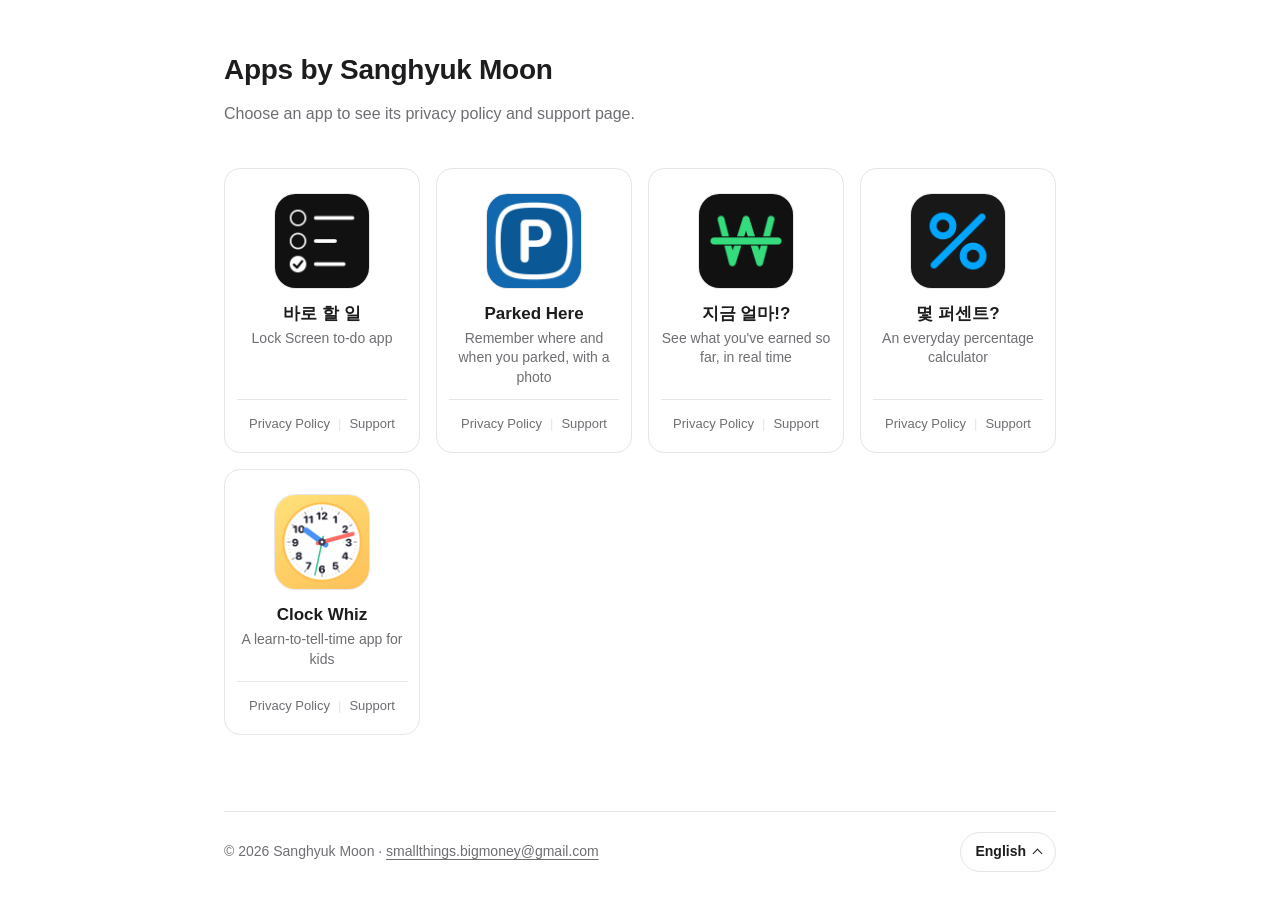
<file: index.html>
<!doctype html>
<html lang="en">
<head>
  <meta charset="utf-8">
  <meta name="viewport" content="width=device-width, initial-scale=1">
  <meta name="description" content="Support and privacy policies for iOS apps by Sanghyuk Moon">
  <title>Apps by Sanghyuk Moon</title>
  <link rel="stylesheet" href="assets/styles.css">
  <script src="assets/lang.js"></script>
  <noscript><style>.l-en { display: block; }</style></noscript>
</head>
<body>
  <div class="page page-home">
    <div class="l l-ko" lang="ko" data-title="Sanghyuk Moon의 앱">
      <main>
        <div class="intro">
          <h1>Sanghyuk Moon의 앱</h1>
          <p class="lead">앱을 선택하면 개인정보 처리방침과 지원 페이지를 볼 수 있습니다.</p>
        </div>

        <ul class="app-grid">
          <li class="app-card">
            <a class="app-main" href="https://apps.apple.com/kr/app/id6792196850">
              <img class="app-icon" src="barotodo/app-icon.png" alt="바로 할 일 앱 아이콘" width="96" height="96">
              <span class="app-name">바로 할 일</span>
              <span class="app-tag">잠금화면 투두 앱</span>
            </a>
            <p class="app-links">
              <a href="barotodo/">개인정보 처리방침</a>
              <a href="barotodo/support.html">지원</a>
            </p>
          </li>
          <li class="app-card">
            <a class="app-main" href="https://apps.apple.com/app/id6792790492">
              <img class="app-icon" src="parkedhere/app-icon.png" alt="주차 여기 앱 아이콘" width="96" height="96">
              <span class="app-name">주차 여기</span>
              <span class="app-tag">사진으로 기억하는 주차 위치와 시간</span>
            </a>
            <p class="app-links">
              <a href="parkedhere/">개인정보 처리방침</a>
              <a href="parkedhere/support.html">지원</a>
            </p>
          </li>
          <li class="app-card">
            <a class="app-main" href="https://apps.apple.com/kr/app/id6780528556">
              <img class="app-icon" src="howmuch/app-icon.png" alt="지금 얼마!? 앱 아이콘" width="96" height="96">
              <span class="app-name">지금 얼마!?</span>
              <span class="app-tag">지금까지 번 급여를 실시간으로 보여주는 앱</span>
            </a>
            <p class="app-links">
              <a href="howmuch/">개인정보 처리방침</a>
              <a href="howmuch/support.html">지원</a>
            </p>
          </li>
          <li class="app-card">
            <a class="app-main" href="https://apps.apple.com/app/id6790330670">
              <img class="app-icon" src="percentcalculator/app-icon.png" alt="몇 퍼센트? 앱 아이콘" width="96" height="96">
              <span class="app-name">몇 퍼센트?</span>
              <span class="app-tag">생활 속 퍼센트 계산기</span>
            </a>
            <p class="app-links">
              <a href="percentcalculator/">개인정보 처리방침</a>
              <a href="percentcalculator/support.html">지원</a>
            </p>
          </li>
          <li class="app-card">
            <a class="app-main" href="https://apps.apple.com/app/id6836292083">
              <img class="app-icon" src="clockwhiz/app-icon.png" alt="시계 박사 앱 아이콘" width="96" height="96">
              <span class="app-name">시계 박사</span>
              <span class="app-tag">어린이를 위한 시계 읽기 교육 앱</span>
            </a>
            <p class="app-links">
              <a href="clockwhiz/">개인정보 처리방침</a>
              <a href="clockwhiz/support.html">지원</a>
            </p>
          </li>
        </ul>
      </main>
    </div>
    <div class="l l-en" lang="en" data-title="Apps by Sanghyuk Moon">
      <main>
        <div class="intro">
          <h1>Apps by Sanghyuk Moon</h1>
          <p class="lead">Choose an app to see its privacy policy and support page.</p>
        </div>

        <ul class="app-grid">
          <li class="app-card">
            <a class="app-main" href="https://apps.apple.com/kr/app/id6792196850">
              <img class="app-icon" src="barotodo/app-icon.png" alt="바로 할 일 app icon" width="96" height="96">
              <span class="app-name">바로 할 일</span>
              <span class="app-tag">Lock Screen to-do app</span>
            </a>
            <p class="app-links">
              <a href="barotodo/">Privacy Policy</a>
              <a href="barotodo/support.html">Support</a>
            </p>
          </li>
          <li class="app-card">
            <a class="app-main" href="https://apps.apple.com/app/id6792790492">
              <img class="app-icon" src="parkedhere/app-icon.png" alt="Parked Here app icon" width="96" height="96">
              <span class="app-name">Parked Here</span>
              <span class="app-tag">Remember where and when you parked, with a photo</span>
            </a>
            <p class="app-links">
              <a href="parkedhere/">Privacy Policy</a>
              <a href="parkedhere/support.html">Support</a>
            </p>
          </li>
          <li class="app-card">
            <a class="app-main" href="https://apps.apple.com/kr/app/id6780528556">
              <img class="app-icon" src="howmuch/app-icon.png" alt="지금 얼마!? app icon" width="96" height="96">
              <span class="app-name">지금 얼마!?</span>
              <span class="app-tag">See what you've earned so far, in real time</span>
            </a>
            <p class="app-links">
              <a href="howmuch/">Privacy Policy</a>
              <a href="howmuch/support.html">Support</a>
            </p>
          </li>
          <li class="app-card">
            <a class="app-main" href="https://apps.apple.com/app/id6790330670">
              <img class="app-icon" src="percentcalculator/app-icon.png" alt="몇 퍼센트? app icon" width="96" height="96">
              <span class="app-name">몇 퍼센트?</span>
              <span class="app-tag">An everyday percentage calculator</span>
            </a>
            <p class="app-links">
              <a href="percentcalculator/">Privacy Policy</a>
              <a href="percentcalculator/support.html">Support</a>
            </p>
          </li>
          <li class="app-card">
            <a class="app-main" href="https://apps.apple.com/app/id6836292083">
              <img class="app-icon" src="clockwhiz/app-icon.png" alt="Clock Whiz app icon" width="96" height="96">
              <span class="app-name">Clock Whiz</span>
              <span class="app-tag">A learn-to-tell-time app for kids</span>
            </a>
            <p class="app-links">
              <a href="clockwhiz/">Privacy Policy</a>
              <a href="clockwhiz/support.html">Support</a>
            </p>
          </li>
        </ul>
      </main>
    </div>
    <div class="l l-ja" lang="ja" data-title="Sanghyuk Moonのアプリ">
      <main>
        <div class="intro">
          <h1>Sanghyuk Moonのアプリ</h1>
          <p class="lead">アプリを選ぶと、プライバシーポリシーとサポートページをご覧いただけます。</p>
        </div>

        <ul class="app-grid">
          <li class="app-card">
            <a class="app-main" href="https://apps.apple.com/kr/app/id6792196850">
              <img class="app-icon" src="barotodo/app-icon.png" alt="바로 할 일 アプリアイコン" width="96" height="96">
              <span class="app-name">바로 할 일</span>
              <span class="app-tag">ロック画面ToDoアプリ</span>
            </a>
            <p class="app-links">
              <a href="barotodo/">プライバシー</a>
              <a href="barotodo/support.html">サポート</a>
            </p>
          </li>
          <li class="app-card">
            <a class="app-main" href="https://apps.apple.com/app/id6792790492">
              <img class="app-icon" src="parkedhere/app-icon.png" alt="駐車ココ アプリアイコン" width="96" height="96">
              <span class="app-name">駐車ココ</span>
              <span class="app-tag">写真で覚える駐車位置と時間</span>
            </a>
            <p class="app-links">
              <a href="parkedhere/">プライバシー</a>
              <a href="parkedhere/support.html">サポート</a>
            </p>
          </li>
          <li class="app-card">
            <a class="app-main" href="https://apps.apple.com/kr/app/id6780528556">
              <img class="app-icon" src="howmuch/app-icon.png" alt="지금 얼마!? アプリアイコン" width="96" height="96">
              <span class="app-name">지금 얼마!?</span>
              <span class="app-tag">今までに稼いだ給与をリアルタイムで表示するアプリ</span>
            </a>
            <p class="app-links">
              <a href="howmuch/">プライバシー</a>
              <a href="howmuch/support.html">サポート</a>
            </p>
          </li>
          <li class="app-card">
            <a class="app-main" href="https://apps.apple.com/app/id6790330670">
              <img class="app-icon" src="percentcalculator/app-icon.png" alt="몇 퍼센트? アプリアイコン" width="96" height="96">
              <span class="app-name">몇 퍼센트?</span>
              <span class="app-tag">暮らしのパーセント計算機</span>
            </a>
            <p class="app-links">
              <a href="percentcalculator/">プライバシー</a>
              <a href="percentcalculator/support.html">サポート</a>
            </p>
          </li>
          <li class="app-card">
            <a class="app-main" href="https://apps.apple.com/app/id6836292083">
              <img class="app-icon" src="clockwhiz/app-icon.png" alt="とけいはかせ アプリアイコン" width="96" height="96">
              <span class="app-name">とけいはかせ</span>
              <span class="app-tag">こどものための時計の読み方学習アプリ</span>
            </a>
            <p class="app-links">
              <a href="clockwhiz/">プライバシー</a>
              <a href="clockwhiz/support.html">サポート</a>
            </p>
          </li>
        </ul>
      </main>
    </div>

    <footer class="site-footer">
      <p>© 2026 Sanghyuk Moon · <a href="mailto:smallthings.bigmoney@gmail.com">smallthings.bigmoney@gmail.com</a></p>
      <details class="lang-menu">
        <summary aria-label="Language"><span data-lang-label>Language</span></summary>
        <div class="menu">
          <button type="button" data-set-lang="en" lang="en">English</button>
          <button type="button" data-set-lang="ko" lang="ko">한국어</button>
          <button type="button" data-set-lang="ja" lang="ja">日本語</button>
        </div>
      </details>
    </footer>
  </div>
</body>
</html>
</file>
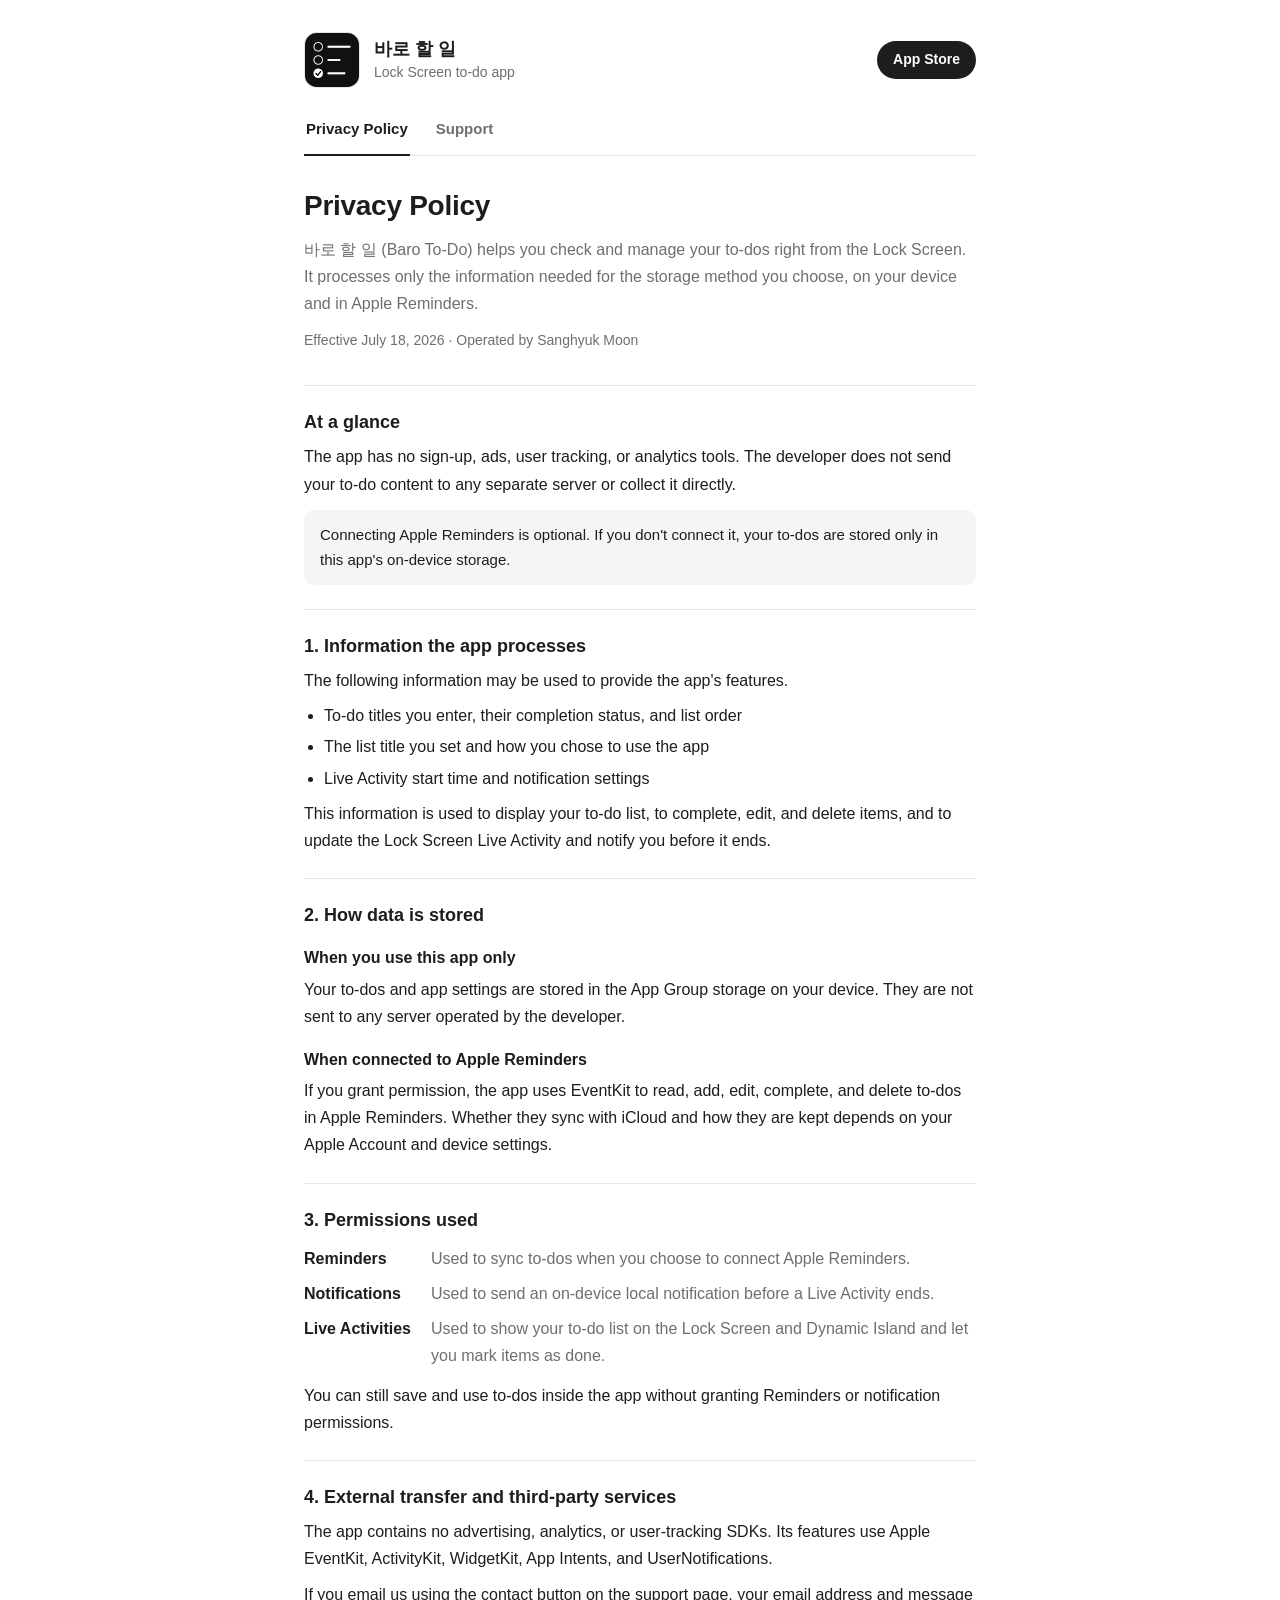
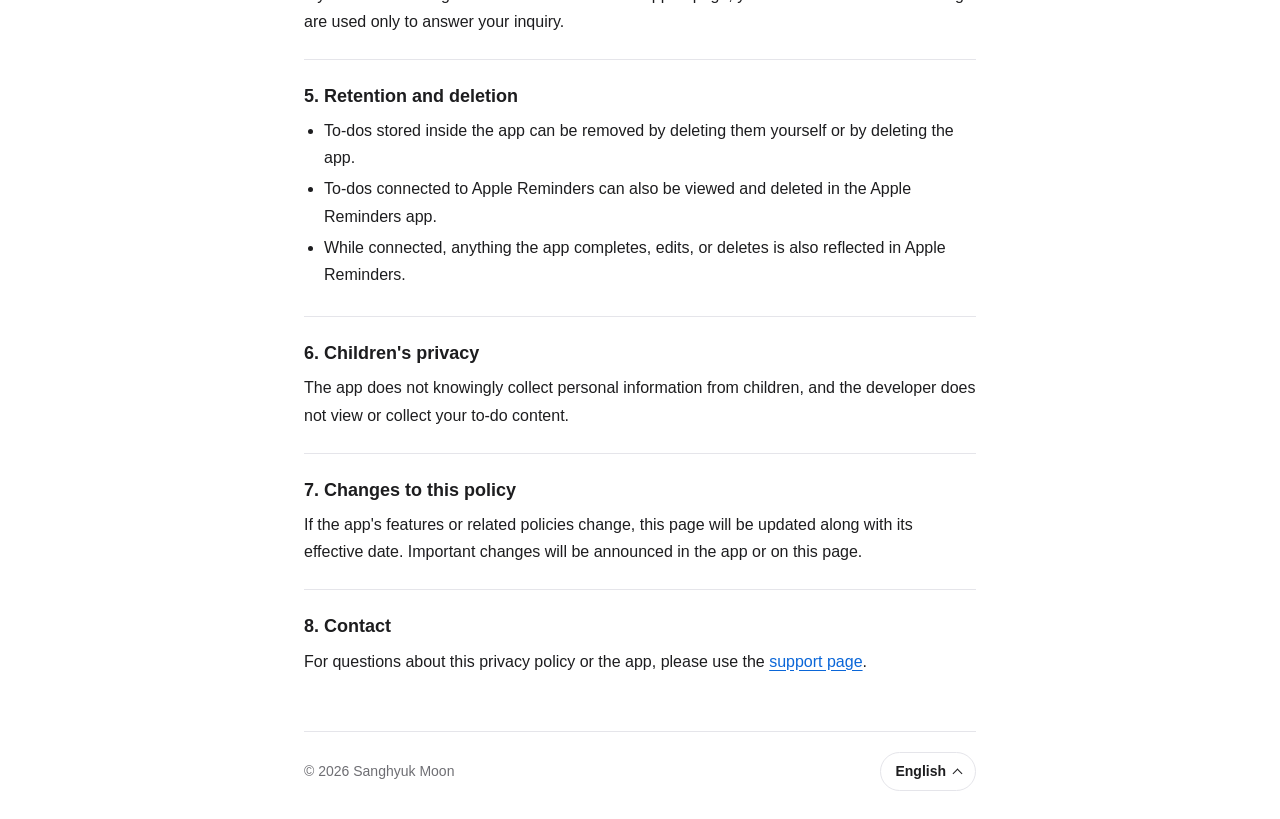
<file: barotodo-support/index.html>
<!doctype html>
<html lang="ko">
<head>
  <meta charset="utf-8">
  <meta name="viewport" content="width=device-width, initial-scale=1">
  <title>바로 할 일</title>
  <link rel="canonical" href="https://smallthingsbigmoney.github.io/barotodo/">
  <meta http-equiv="refresh" content="0; url=../barotodo/">
</head>
<body>
  <p><a href="../barotodo/">페이지가 이동했습니다. 여기를 눌러주세요.</a></p>
</body>
</html>
</file>
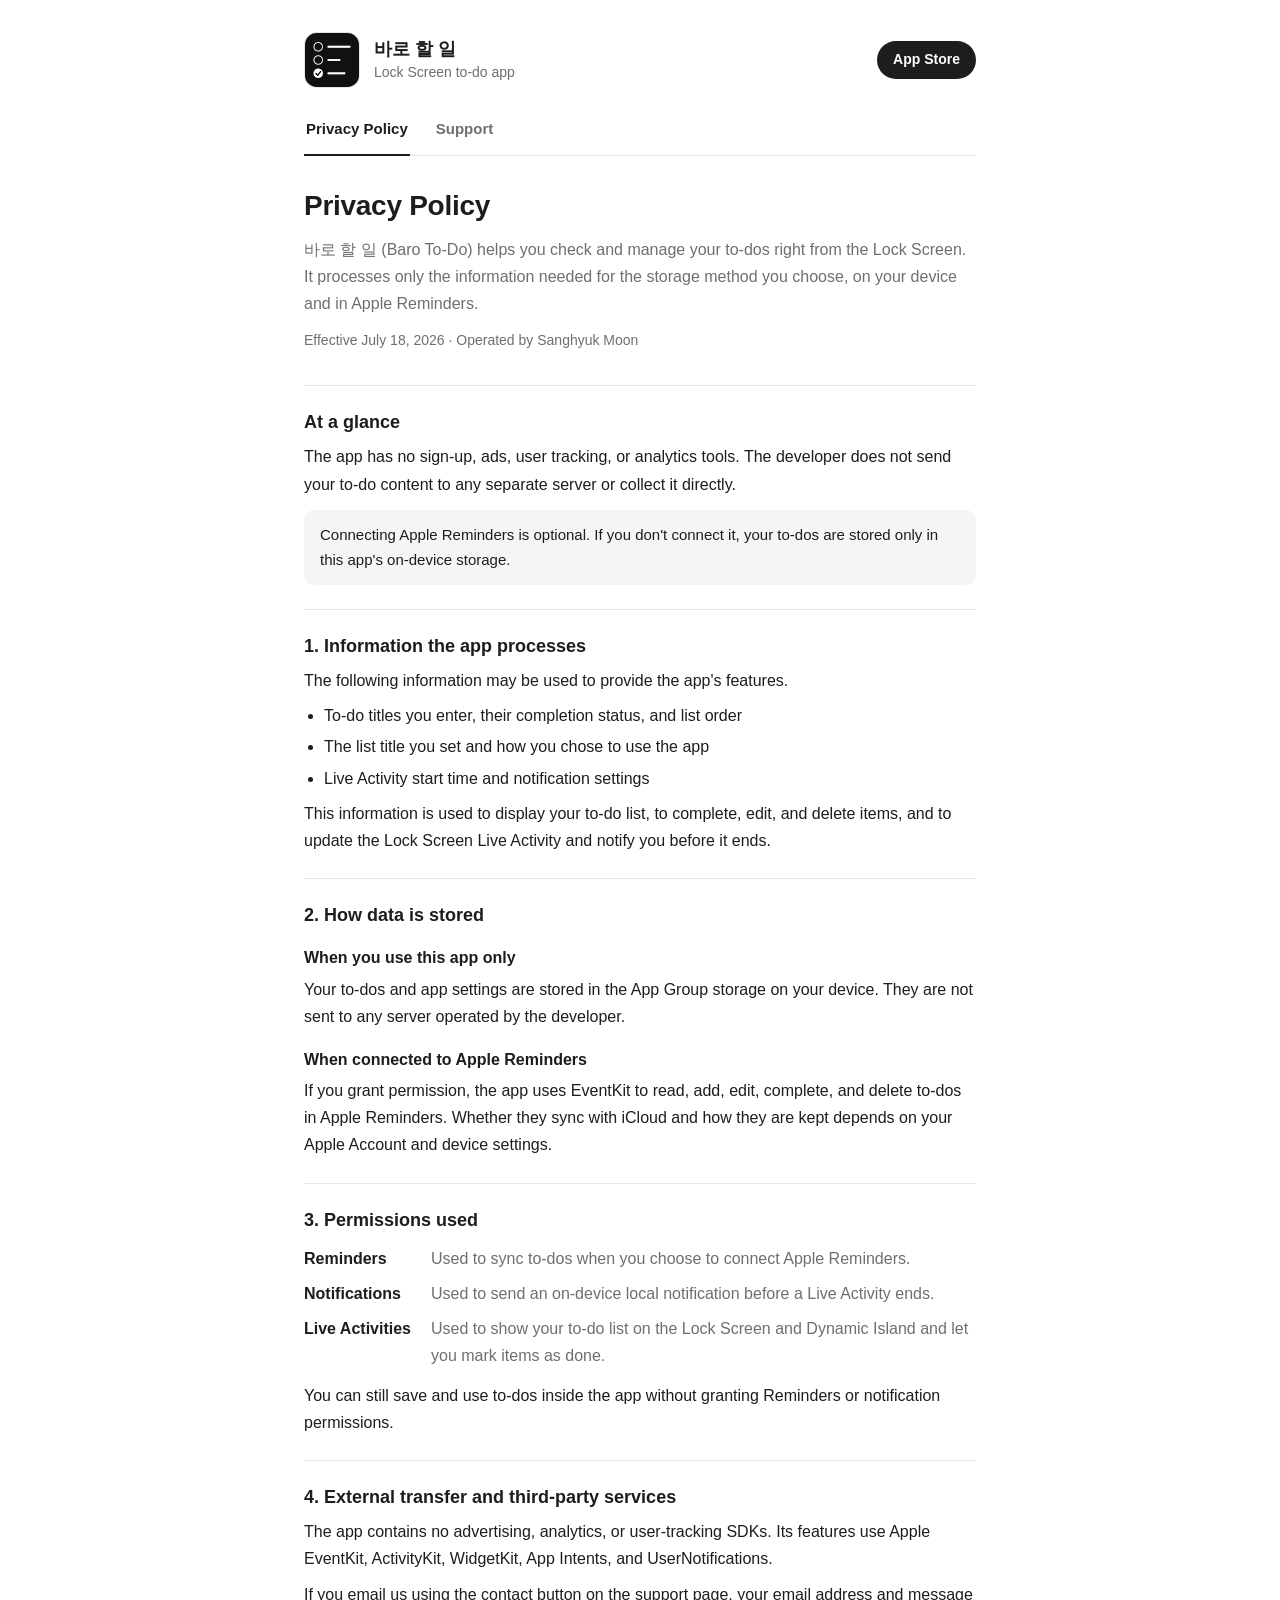
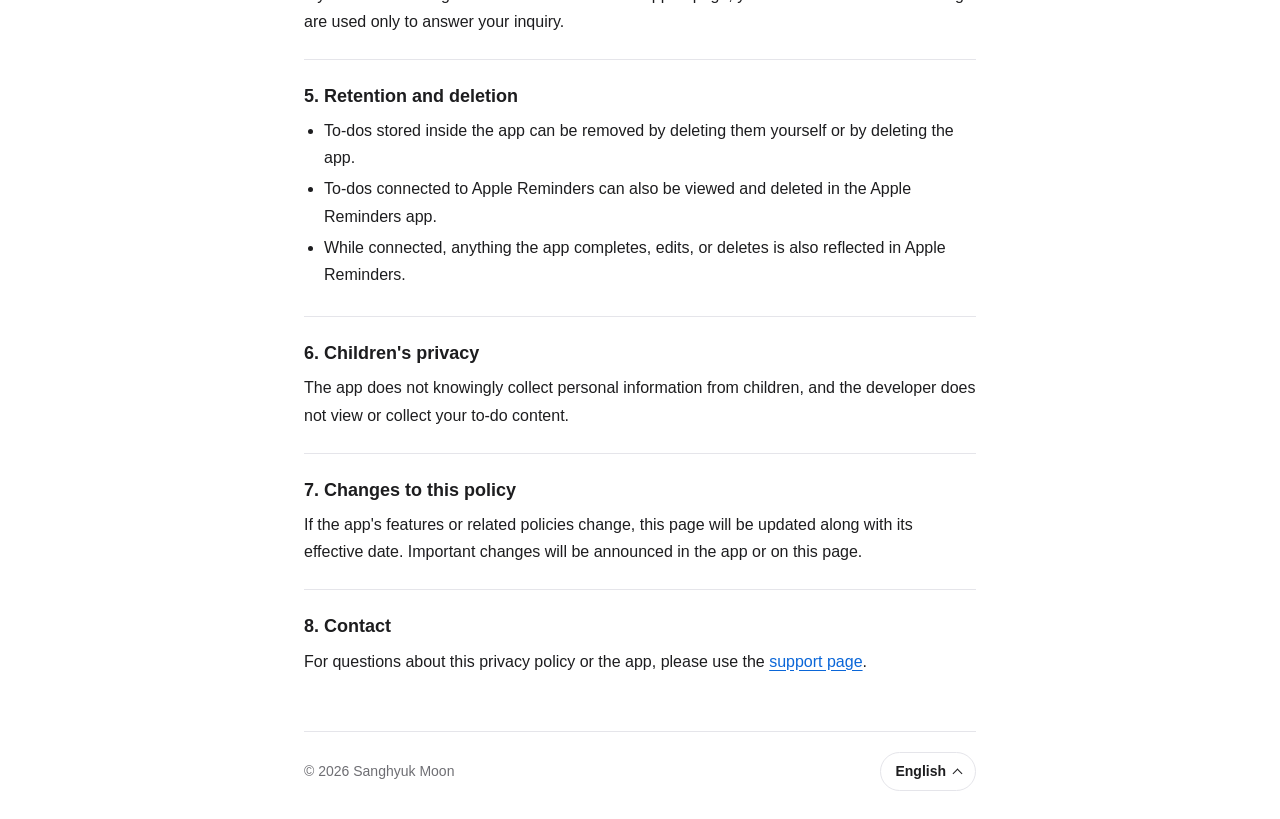
<file: barotodo/index.html>
<!doctype html>
<html lang="en">
<head>
  <meta charset="utf-8">
  <meta name="viewport" content="width=device-width, initial-scale=1">
  <meta name="description" content="바로 할 일 iOS app – Privacy Policy">
  <title>바로 할 일 – Privacy Policy</title>
  <link rel="icon" href="app-icon.png">
  <link rel="stylesheet" href="../assets/styles.css">
  <script src="../assets/lang.js"></script>
  <noscript><style>.l-en { display: block; }</style></noscript>
</head>
<body>
  <div class="page">
    <div class="l l-ko" lang="ko" data-title="바로 할 일 – 개인정보 처리방침">
      <header class="app-header">
        <div class="brand">
          <img class="app-icon" src="app-icon.png" alt="바로 할 일 앱 아이콘" width="56" height="56">
          <div class="brand-text">
            <p class="app-name" lang="ko">바로 할 일</p>
            <p class="app-tag">잠금화면 투두 앱</p>
          </div>
          <a class="store-link" href="https://apps.apple.com/kr/app/id6792196850">App Store</a>
        </div>
        <nav class="tabs" aria-label="페이지 메뉴">
          <a href="index.html" aria-current="page">개인정보 처리방침</a>
          <a href="support.html">지원</a>
        </nav>
      </header>

      <main>
        <div class="intro">
          <h1>개인정보 처리방침</h1>
          <p class="lead">바로 할 일은 사용자의 할 일을 잠금화면에서 빠르게 확인하고 관리할 수 있도록 돕는 앱입니다. 사용자가 선택한 저장 방식에 필요한 정보만 기기와 Apple 미리 알림에서 처리합니다.</p>
          <p class="meta">시행일 2026년 7월 18일 · 운영자 Sanghyuk Moon</p>
        </div>

        <section>
          <h2>한눈에 보기</h2>
          <p>앱에는 회원가입, 광고, 사용자 추적, 분석 도구가 없습니다. 개발자는 사용자의 할 일 내용을 별도 서버로 전송하거나 직접 수집하지 않습니다.</p>
          <p class="notice">Apple 미리 알림 연결은 선택 사항입니다. 연결하지 않으면 할 일은 이 앱의 기기 내 저장 공간에만 저장됩니다.</p>
        </section>
        <section>
          <h2>1. 앱에서 처리하는 정보</h2>
          <p>앱 기능 제공을 위해 다음 정보가 사용될 수 있습니다.</p>
          <ul>
            <li>사용자가 입력한 할 일 제목, 완료 상태와 목록 순서</li>
            <li>사용자가 설정한 목록 제목과 앱 사용 방식</li>
            <li>Live Activity 시작 시각과 알림 설정 상태</li>
          </ul>
          <p>위 정보는 할 일 목록 표시, 완료·수정·삭제, 잠금화면 Live Activity 갱신과 종료 안내를 위해 사용됩니다.</p>
        </section>
        <section>
          <h2>2. 저장 방식</h2>
          <h3>이 앱만 사용하는 경우</h3>
          <p>할 일과 앱 설정은 사용자의 기기 내 App Group 저장 공간에 저장됩니다. 개발자가 운영하는 서버로 전송되지 않습니다.</p>
          <h3>Apple 미리 알림과 연결한 경우</h3>
          <p>사용자가 권한을 허용하면 EventKit을 통해 Apple 미리 알림의 할 일을 읽고, 추가하고, 수정하고, 완료하거나 삭제합니다. iCloud 동기화 여부와 보관 방식은 사용자의 Apple 계정 및 기기 설정을 따릅니다.</p>
        </section>
        <section>
          <h2>3. 사용하는 권한</h2>
          <dl class="details">
            <dt>미리 알림</dt>
            <dd>Apple 미리 알림 연결을 선택했을 때 할 일을 동기화하기 위해 사용합니다.</dd>
            <dt>알림</dt>
            <dd>Live Activity가 종료되기 전에 기기 내부의 로컬 알림으로 안내하기 위해 사용합니다.</dd>
            <dt>Live Activities</dt>
            <dd>잠금화면과 Dynamic Island에 할 일 목록을 표시하고 완료 처리를 제공하기 위해 사용합니다.</dd>
          </dl>
          <p>미리 알림과 알림 권한을 허용하지 않아도 앱 내부에 할 일을 저장해 사용할 수 있습니다.</p>
        </section>
        <section>
          <h2>4. 외부 전송 및 제3자 서비스</h2>
          <p>앱에는 광고 SDK, 분석 SDK 또는 사용자 추적 SDK가 포함되어 있지 않습니다. 앱 기능에는 Apple EventKit, ActivityKit, WidgetKit, App Intents 및 UserNotifications가 사용됩니다.</p>
          <p>지원 페이지의 문의 버튼으로 사용자가 직접 메일을 보낸 경우, 보낸 메일 주소와 내용은 문의 답변을 위해서만 사용됩니다.</p>
        </section>
        <section>
          <h2>5. 정보의 보관 및 삭제</h2>
          <ul>
            <li>앱 내부 저장 방식의 할 일은 사용자가 직접 삭제하거나 앱을 삭제하여 제거할 수 있습니다.</li>
            <li>Apple 미리 알림과 연결한 할 일은 Apple 미리 알림 앱에서도 확인하고 삭제할 수 있습니다.</li>
            <li>연결 상태에서 앱이 완료·수정·삭제한 내용은 Apple 미리 알림에도 반영됩니다.</li>
          </ul>
        </section>
        <section>
          <h2>6. 아동의 개인정보</h2>
          <p>앱은 아동의 개인정보를 의도적으로 수집하지 않으며, 개발자는 사용자의 할 일 내용을 직접 열람하거나 수집하지 않습니다.</p>
        </section>
        <section>
          <h2>7. 처리방침 변경</h2>
          <p>앱 기능이나 관련 정책이 변경되면 이 페이지를 갱신하고 시행일을 변경합니다. 중요한 변경 사항은 앱 또는 이 페이지를 통해 안내합니다.</p>
        </section>
        <section>
          <h2>8. 문의</h2>
          <p>개인정보 처리방침 또는 앱 이용에 관한 문의는 <a href="support.html">지원 페이지</a>를 이용해 주세요.</p>
        </section>
      </main>
    </div>
    <div class="l l-en" lang="en" data-title="바로 할 일 – Privacy Policy">
      <header class="app-header">
        <div class="brand">
          <img class="app-icon" src="app-icon.png" alt="바로 할 일 app icon" width="56" height="56">
          <div class="brand-text">
            <p class="app-name" lang="ko">바로 할 일</p>
            <p class="app-tag">Lock Screen to-do app</p>
          </div>
          <a class="store-link" href="https://apps.apple.com/kr/app/id6792196850">App Store</a>
        </div>
        <nav class="tabs" aria-label="Page menu">
          <a href="index.html" aria-current="page">Privacy Policy</a>
          <a href="support.html">Support</a>
        </nav>
      </header>

      <main>
        <div class="intro">
          <h1>Privacy Policy</h1>
          <p class="lead">바로 할 일 (Baro To-Do) helps you check and manage your to-dos right from the Lock Screen. It processes only the information needed for the storage method you choose, on your device and in Apple Reminders.</p>
          <p class="meta">Effective July 18, 2026 · Operated by Sanghyuk Moon</p>
        </div>

        <section>
          <h2>At a glance</h2>
          <p>The app has no sign-up, ads, user tracking, or analytics tools. The developer does not send your to-do content to any separate server or collect it directly.</p>
          <p class="notice">Connecting Apple Reminders is optional. If you don't connect it, your to-dos are stored only in this app's on-device storage.</p>
        </section>
        <section>
          <h2>1. Information the app processes</h2>
          <p>The following information may be used to provide the app's features.</p>
          <ul>
            <li>To-do titles you enter, their completion status, and list order</li>
            <li>The list title you set and how you chose to use the app</li>
            <li>Live Activity start time and notification settings</li>
          </ul>
          <p>This information is used to display your to-do list, to complete, edit, and delete items, and to update the Lock Screen Live Activity and notify you before it ends.</p>
        </section>
        <section>
          <h2>2. How data is stored</h2>
          <h3>When you use this app only</h3>
          <p>Your to-dos and app settings are stored in the App Group storage on your device. They are not sent to any server operated by the developer.</p>
          <h3>When connected to Apple Reminders</h3>
          <p>If you grant permission, the app uses EventKit to read, add, edit, complete, and delete to-dos in Apple Reminders. Whether they sync with iCloud and how they are kept depends on your Apple Account and device settings.</p>
        </section>
        <section>
          <h2>3. Permissions used</h2>
          <dl class="details">
            <dt>Reminders</dt>
            <dd>Used to sync to-dos when you choose to connect Apple Reminders.</dd>
            <dt>Notifications</dt>
            <dd>Used to send an on-device local notification before a Live Activity ends.</dd>
            <dt>Live Activities</dt>
            <dd>Used to show your to-do list on the Lock Screen and Dynamic Island and let you mark items as done.</dd>
          </dl>
          <p>You can still save and use to-dos inside the app without granting Reminders or notification permissions.</p>
        </section>
        <section>
          <h2>4. External transfer and third-party services</h2>
          <p>The app contains no advertising, analytics, or user-tracking SDKs. Its features use Apple EventKit, ActivityKit, WidgetKit, App Intents, and UserNotifications.</p>
          <p>If you email us using the contact button on the support page, your email address and message are used only to answer your inquiry.</p>
        </section>
        <section>
          <h2>5. Retention and deletion</h2>
          <ul>
            <li>To-dos stored inside the app can be removed by deleting them yourself or by deleting the app.</li>
            <li>To-dos connected to Apple Reminders can also be viewed and deleted in the Apple Reminders app.</li>
            <li>While connected, anything the app completes, edits, or deletes is also reflected in Apple Reminders.</li>
          </ul>
        </section>
        <section>
          <h2>6. Children's privacy</h2>
          <p>The app does not knowingly collect personal information from children, and the developer does not view or collect your to-do content.</p>
        </section>
        <section>
          <h2>7. Changes to this policy</h2>
          <p>If the app's features or related policies change, this page will be updated along with its effective date. Important changes will be announced in the app or on this page.</p>
        </section>
        <section>
          <h2>8. Contact</h2>
          <p>For questions about this privacy policy or the app, please use the <a href="support.html">support page</a>.</p>
        </section>
      </main>
    </div>
    <div class="l l-ja" lang="ja" data-title="바로 할 일 – プライバシーポリシー">
      <header class="app-header">
        <div class="brand">
          <img class="app-icon" src="app-icon.png" alt="바로 할 일 アプリアイコン" width="56" height="56">
          <div class="brand-text">
            <p class="app-name" lang="ko">바로 할 일</p>
            <p class="app-tag">ロック画面ToDoアプリ</p>
          </div>
          <a class="store-link" href="https://apps.apple.com/kr/app/id6792196850">App Store</a>
        </div>
        <nav class="tabs" aria-label="ページメニュー">
          <a href="index.html" aria-current="page">プライバシーポリシー</a>
          <a href="support.html">サポート</a>
        </nav>
      </header>

      <main>
        <div class="intro">
          <h1>プライバシーポリシー</h1>
          <p class="lead">바로 할 일（すぐやること）は、ロック画面でToDoをすばやく確認・管理できるアプリです。選択した保存方法に必要な情報のみを、デバイスとAppleのリマインダーで処理します。</p>
          <p class="meta">施行日 2026年7月18日 · 運営者 Sanghyuk Moon</p>
        </div>

        <section>
          <h2>概要</h2>
          <p>本アプリには、会員登録、広告、ユーザートラッキング、解析ツールはありません。開発者がToDoの内容を別のサーバーに送信したり、直接収集したりすることはありません。</p>
          <p class="notice">Appleのリマインダーとの連携は任意です。連携しない場合、ToDoは本アプリのデバイス内ストレージにのみ保存されます。</p>
        </section>
        <section>
          <h2>1. アプリが処理する情報</h2>
          <p>アプリの機能を提供するために、次の情報が使用されることがあります。</p>
          <ul>
            <li>入力したToDoのタイトル、完了状態、リストの順序</li>
            <li>設定したリストのタイトルとアプリの利用方法</li>
            <li>ライブアクティビティの開始時刻と通知の設定状態</li>
          </ul>
          <p>これらの情報は、ToDoリストの表示、完了・編集・削除、ロック画面のライブアクティビティの更新と終了のお知らせのために使用されます。</p>
        </section>
        <section>
          <h2>2. 保存方法</h2>
          <h3>このアプリのみを使う場合</h3>
          <p>ToDoとアプリの設定は、デバイス内のApp Groupストレージに保存されます。開発者が運営するサーバーには送信されません。</p>
          <h3>Appleのリマインダーと連携した場合</h3>
          <p>アクセスを許可すると、EventKitを通じてAppleのリマインダーのToDoを読み込み、追加、編集、完了、削除します。iCloud同期の有無や保存方法は、お使いのAppleアカウントとデバイスの設定に従います。</p>
        </section>
        <section>
          <h2>3. 使用する権限</h2>
          <dl class="details">
            <dt>リマインダー</dt>
            <dd>Appleのリマインダーとの連携を選択した場合に、ToDoを同期するために使用します。</dd>
            <dt>通知</dt>
            <dd>ライブアクティビティが終了する前に、デバイス内のローカル通知でお知らせするために使用します。</dd>
            <dt>ライブアクティビティ</dt>
            <dd>ロック画面とDynamic IslandにToDoリストを表示し、完了操作を行えるようにするために使用します。</dd>
          </dl>
          <p>リマインダーと通知の権限を許可しなくても、アプリ内にToDoを保存して利用できます。</p>
        </section>
        <section>
          <h2>4. 外部送信と第三者サービス</h2>
          <p>本アプリには、広告SDK、解析SDK、ユーザートラッキングSDKは含まれていません。アプリの機能にはApple EventKit、ActivityKit、WidgetKit、App Intents、UserNotificationsを使用しています。</p>
          <p>サポートページのお問い合わせボタンからメールを送信された場合、メールアドレスと内容はお問い合わせへの回答のためにのみ使用します。</p>
        </section>
        <section>
          <h2>5. 情報の保管と削除</h2>
          <ul>
            <li>アプリ内に保存されたToDoは、ご自身で削除するか、アプリを削除することで消去できます。</li>
            <li>Appleのリマインダーと連携したToDoは、リマインダーアプリでも確認・削除できます。</li>
            <li>連携中にアプリで完了・編集・削除した内容は、Appleのリマインダーにも反映されます。</li>
          </ul>
        </section>
        <section>
          <h2>6. お子様の個人情報</h2>
          <p>本アプリはお子様の個人情報を意図的に収集しません。また、開発者がToDoの内容を閲覧・収集することはありません。</p>
        </section>
        <section>
          <h2>7. ポリシーの変更</h2>
          <p>アプリの機能や関連ポリシーが変更された場合は、このページを更新し、施行日を変更します。重要な変更は、アプリまたはこのページでお知らせします。</p>
        </section>
        <section>
          <h2>8. お問い合わせ</h2>
          <p>プライバシーポリシーやアプリのご利用に関するお問い合わせは、<a href="support.html">サポートページ</a>をご利用ください。</p>
        </section>
      </main>
    </div>

    <footer class="site-footer">
      <p>© 2026 Sanghyuk Moon</p>
      <details class="lang-menu">
        <summary aria-label="Language"><span data-lang-label>Language</span></summary>
        <div class="menu">
          <button type="button" data-set-lang="en" lang="en">English</button>
          <button type="button" data-set-lang="ko" lang="ko">한국어</button>
          <button type="button" data-set-lang="ja" lang="ja">日本語</button>
          <hr>
          <a href="https://smallthingsbigmoney.github.io">Home</a>
        </div>
      </details>
    </footer>
  </div>
</body>
</html>
</file>
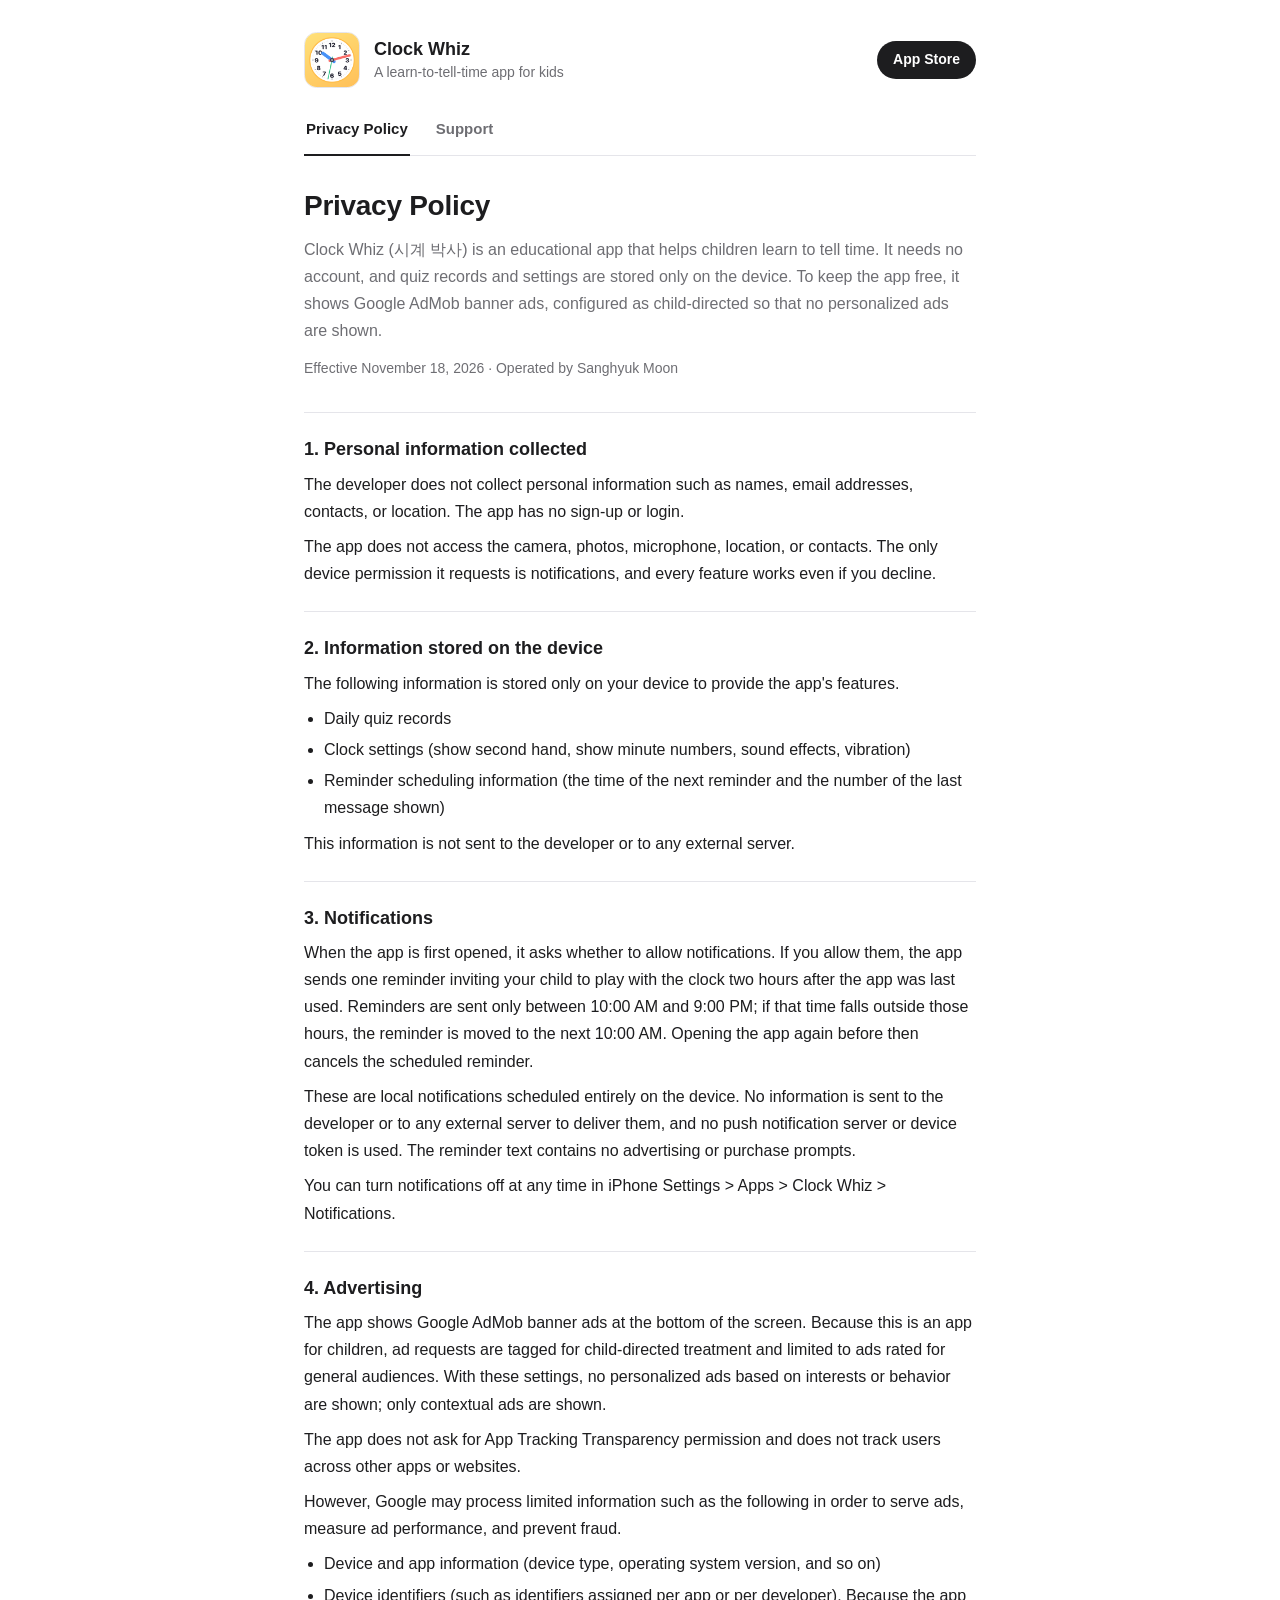
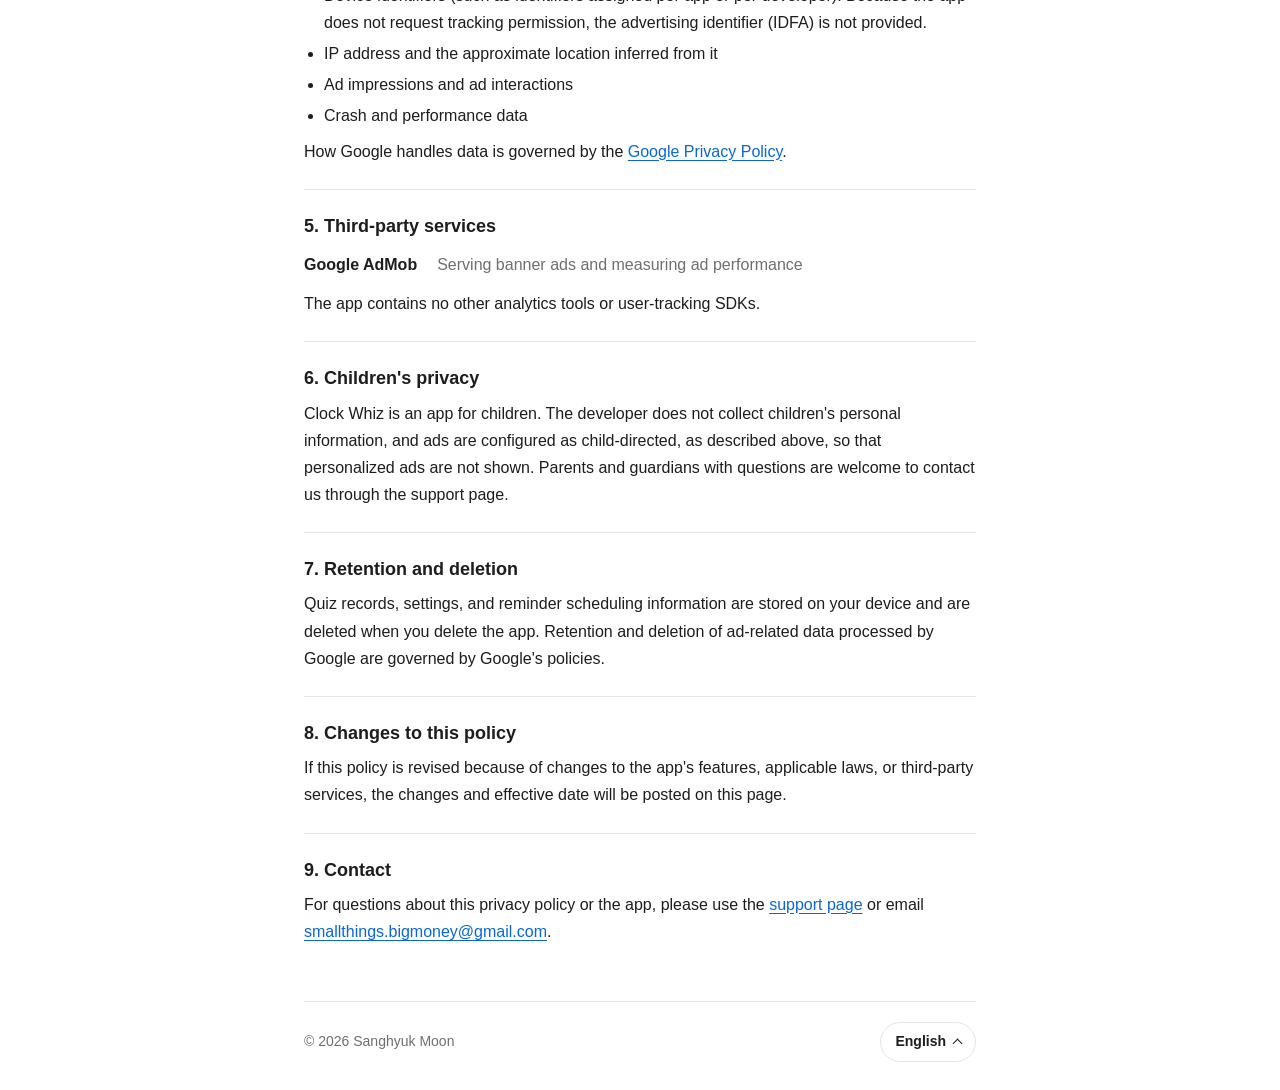
<file: clockwhiz/index.html>
<!doctype html>
<html lang="en">
<head>
  <meta charset="utf-8">
  <meta name="viewport" content="width=device-width, initial-scale=1">
  <meta name="description" content="시계 박사 iOS app – Privacy Policy">
  <title>시계 박사 – Privacy Policy</title>
  <link rel="icon" href="app-icon.png">
  <link rel="stylesheet" href="../assets/styles.css">
  <script src="../assets/lang.js"></script>
  <noscript><style>.l-en { display: block; }</style></noscript>
</head>
<body>
  <div class="page">
    <div class="l l-ko" lang="ko" data-title="시계 박사 – 개인정보 처리방침">
      <header class="app-header">
        <div class="brand">
          <img class="app-icon" src="app-icon.png" alt="시계 박사 앱 아이콘" width="56" height="56">
          <div class="brand-text">
            <p class="app-name" lang="ko">시계 박사</p>
            <p class="app-tag">어린이를 위한 시계 읽기 교육 앱</p>
          </div>
          <a class="store-link" href="https://apps.apple.com/app/id6836292083">App Store</a>
        </div>
        <nav class="tabs" aria-label="페이지 메뉴">
          <a href="index.html" aria-current="page">개인정보 처리방침</a>
          <a href="support.html">지원</a>
        </nav>
      </header>

      <main>
        <div class="intro">
          <h1>개인정보 처리방침</h1>
          <p class="lead">시계 박사는 어린이가 시계 읽는 법을 배우는 교육 앱입니다. 회원가입 없이 사용할 수 있고, 퀴즈 기록과 설정은 기기 안에만 저장됩니다. 무료로 제공하기 위해 Google AdMob 배너 광고를 표시하며, 아동 대상 설정을 적용해 맞춤 광고 없이 운영합니다.</p>
          <p class="meta">시행일 2026년 11월 18일 · 운영자 Sanghyuk Moon</p>
        </div>

        <section>
          <h2>1. 수집하는 개인정보</h2>
          <p>개발자는 이름, 이메일 주소, 연락처, 위치 정보와 같은 개인정보를 수집하지 않습니다. 회원가입과 로그인 기능이 없습니다.</p>
          <p>앱은 카메라, 사진, 마이크, 위치, 연락처에 접근하지 않습니다. 요청하는 기기 권한은 알림 하나뿐이며, 허용하지 않아도 앱의 모든 기능을 사용할 수 있습니다.</p>
        </section>
        <section>
          <h2>2. 기기에 저장되는 정보</h2>
          <p>앱 기능을 위해 다음 정보가 사용자의 기기 안에만 저장됩니다.</p>
          <ul>
            <li>날짜별 퀴즈 기록</li>
            <li>시계 설정(초침 보기, 분 숫자 보기, 효과음, 진동)</li>
            <li>알림 예약 정보(다음 알림 시각, 마지막으로 보낸 알림 문구의 순번)</li>
          </ul>
          <p>이 정보는 개발자나 외부 서버로 전송되지 않습니다.</p>
        </section>
        <section>
          <h2>3. 알림</h2>
          <p>앱을 처음 실행할 때 알림을 허용할지 묻습니다. 허용하면 앱을 사용한 뒤 2시간이 지났을 때 시계 놀이를 권하는 알림을 한 번 보냅니다. 알림은 오전 10시부터 오후 9시 사이에만 보내며, 그 밖의 시간에 해당하면 다음 오전 10시로 미룹니다. 그 전에 앱을 다시 열면 예약된 알림은 취소됩니다.</p>
          <p>이 알림은 기기 안에서만 예약되는 로컬 알림입니다. 알림을 위해 개발자나 외부 서버로 전송되는 정보가 없고, 푸시 알림 서버나 기기 토큰을 사용하지 않습니다. 알림 문구에는 광고나 구매 권유가 들어가지 않습니다.</p>
          <p>알림은 iPhone 설정 > 앱 > 시계 박사 > 알림에서 언제든지 끌 수 있습니다.</p>
        </section>
        <section>
          <h2>4. 광고</h2>
          <p>앱은 화면 하단에 Google AdMob 배너 광고를 표시합니다. 어린이용 앱이므로 광고 요청에 아동 대상 처리와 전체 이용가 등급을 지정했습니다. 이 설정에서는 사용자의 관심사나 행동에 기반한 맞춤 광고가 표시되지 않고, 화면 내용에 따른 문맥 광고만 표시됩니다.</p>
          <p>앱은 앱 추적 투명성(App Tracking Transparency) 권한을 요청하지 않으며, 다른 앱이나 웹사이트에 걸쳐 사용자를 추적하지 않습니다.</p>
          <p>다만 광고 제공, 광고 성과 측정, 부정 사용 방지를 위해 Google이 다음과 같은 제한된 정보를 처리할 수 있습니다.</p>
          <ul>
            <li>기기 및 앱 정보(기기 종류, 운영체제 버전 등)</li>
            <li>기기 식별자(앱 또는 개발자 단위로 부여되는 식별자 등). 앱이 추적 권한을 요청하지 않으므로 광고 식별자(IDFA)는 제공되지 않습니다.</li>
            <li>IP 주소와 이를 통해 추정되는 대략적인 위치</li>
            <li>광고 노출 및 광고 상호작용 정보</li>
            <li>충돌 데이터 및 성능 데이터</li>
          </ul>
          <p>Google의 데이터 처리 방식은 <a href="https://policies.google.com/privacy">Google 개인정보처리방침</a>을 따릅니다.</p>
        </section>
        <section>
          <h2>5. 제3자 서비스</h2>
          <dl class="details">
            <dt>Google AdMob</dt>
            <dd>배너 광고 제공 및 광고 성과 측정</dd>
          </dl>
          <p>이 밖의 분석 도구나 사용자 추적 SDK는 포함되어 있지 않습니다.</p>
        </section>
        <section>
          <h2>6. 아동의 개인정보</h2>
          <p>시계 박사는 어린이를 위한 앱입니다. 개발자는 아동의 개인정보를 수집하지 않으며, 광고는 위와 같이 아동 대상으로 설정해 맞춤 광고가 표시되지 않도록 했습니다. 보호자께서 궁금한 점이 있으면 지원 페이지를 통해 문의해 주세요.</p>
        </section>
        <section>
          <h2>7. 정보의 보관 및 삭제</h2>
          <p>퀴즈 기록, 설정, 알림 예약 정보는 사용자의 기기에 저장되며, 앱을 삭제하면 함께 삭제됩니다. 광고와 관련해 Google이 처리하는 데이터의 보관 및 삭제는 Google의 정책을 따릅니다.</p>
        </section>
        <section>
          <h2>8. 처리방침 변경</h2>
          <p>앱 기능, 관련 법령 또는 제3자 서비스의 변경으로 이 처리방침이 수정되는 경우, 변경된 내용과 시행일을 이 페이지에 게시합니다.</p>
        </section>
        <section>
          <h2>9. 문의</h2>
          <p>개인정보 처리방침 또는 앱 이용에 관한 문의는 <a href="support.html">지원 페이지</a> 또는 이메일(<a href="mailto:smallthings.bigmoney@gmail.com">smallthings.bigmoney@gmail.com</a>)로 보내 주세요.</p>
        </section>
      </main>
    </div>
    <div class="l l-en" lang="en" data-title="Clock Whiz – Privacy Policy">
      <header class="app-header">
        <div class="brand">
          <img class="app-icon" src="app-icon.png" alt="Clock Whiz app icon" width="56" height="56">
          <div class="brand-text">
            <p class="app-name">Clock Whiz</p>
            <p class="app-tag">A learn-to-tell-time app for kids</p>
          </div>
          <a class="store-link" href="https://apps.apple.com/app/id6836292083">App Store</a>
        </div>
        <nav class="tabs" aria-label="Page menu">
          <a href="index.html" aria-current="page">Privacy Policy</a>
          <a href="support.html">Support</a>
        </nav>
      </header>

      <main>
        <div class="intro">
          <h1>Privacy Policy</h1>
          <p class="lead">Clock Whiz (시계 박사) is an educational app that helps children learn to tell time. It needs no account, and quiz records and settings are stored only on the device. To keep the app free, it shows Google AdMob banner ads, configured as child-directed so that no personalized ads are shown.</p>
          <p class="meta">Effective November 18, 2026 · Operated by Sanghyuk Moon</p>
        </div>

        <section>
          <h2>1. Personal information collected</h2>
          <p>The developer does not collect personal information such as names, email addresses, contacts, or location. The app has no sign-up or login.</p>
          <p>The app does not access the camera, photos, microphone, location, or contacts. The only device permission it requests is notifications, and every feature works even if you decline.</p>
        </section>
        <section>
          <h2>2. Information stored on the device</h2>
          <p>The following information is stored only on your device to provide the app's features.</p>
          <ul>
            <li>Daily quiz records</li>
            <li>Clock settings (show second hand, show minute numbers, sound effects, vibration)</li>
            <li>Reminder scheduling information (the time of the next reminder and the number of the last message shown)</li>
          </ul>
          <p>This information is not sent to the developer or to any external server.</p>
        </section>
        <section>
          <h2>3. Notifications</h2>
          <p>When the app is first opened, it asks whether to allow notifications. If you allow them, the app sends one reminder inviting your child to play with the clock two hours after the app was last used. Reminders are sent only between 10:00 AM and 9:00 PM; if that time falls outside those hours, the reminder is moved to the next 10:00 AM. Opening the app again before then cancels the scheduled reminder.</p>
          <p>These are local notifications scheduled entirely on the device. No information is sent to the developer or to any external server to deliver them, and no push notification server or device token is used. The reminder text contains no advertising or purchase prompts.</p>
          <p>You can turn notifications off at any time in iPhone Settings > Apps > Clock Whiz > Notifications.</p>
        </section>
        <section>
          <h2>4. Advertising</h2>
          <p>The app shows Google AdMob banner ads at the bottom of the screen. Because this is an app for children, ad requests are tagged for child-directed treatment and limited to ads rated for general audiences. With these settings, no personalized ads based on interests or behavior are shown; only contextual ads are shown.</p>
          <p>The app does not ask for App Tracking Transparency permission and does not track users across other apps or websites.</p>
          <p>However, Google may process limited information such as the following in order to serve ads, measure ad performance, and prevent fraud.</p>
          <ul>
            <li>Device and app information (device type, operating system version, and so on)</li>
            <li>Device identifiers (such as identifiers assigned per app or per developer). Because the app does not request tracking permission, the advertising identifier (IDFA) is not provided.</li>
            <li>IP address and the approximate location inferred from it</li>
            <li>Ad impressions and ad interactions</li>
            <li>Crash and performance data</li>
          </ul>
          <p>How Google handles data is governed by the <a href="https://policies.google.com/privacy">Google Privacy Policy</a>.</p>
        </section>
        <section>
          <h2>5. Third-party services</h2>
          <dl class="details">
            <dt>Google AdMob</dt>
            <dd>Serving banner ads and measuring ad performance</dd>
          </dl>
          <p>The app contains no other analytics tools or user-tracking SDKs.</p>
        </section>
        <section>
          <h2>6. Children's privacy</h2>
          <p>Clock Whiz is an app for children. The developer does not collect children's personal information, and ads are configured as child-directed, as described above, so that personalized ads are not shown. Parents and guardians with questions are welcome to contact us through the support page.</p>
        </section>
        <section>
          <h2>7. Retention and deletion</h2>
          <p>Quiz records, settings, and reminder scheduling information are stored on your device and are deleted when you delete the app. Retention and deletion of ad-related data processed by Google are governed by Google's policies.</p>
        </section>
        <section>
          <h2>8. Changes to this policy</h2>
          <p>If this policy is revised because of changes to the app's features, applicable laws, or third-party services, the changes and effective date will be posted on this page.</p>
        </section>
        <section>
          <h2>9. Contact</h2>
          <p>For questions about this privacy policy or the app, please use the <a href="support.html">support page</a> or email <a href="mailto:smallthings.bigmoney@gmail.com">smallthings.bigmoney@gmail.com</a>.</p>
        </section>
      </main>
    </div>
    <div class="l l-ja" lang="ja" data-title="とけいはかせ – プライバシーポリシー">
      <header class="app-header">
        <div class="brand">
          <img class="app-icon" src="app-icon.png" alt="とけいはかせ アプリアイコン" width="56" height="56">
          <div class="brand-text">
            <p class="app-name">とけいはかせ</p>
            <p class="app-tag">こどものための時計の読み方学習アプリ</p>
          </div>
          <a class="store-link" href="https://apps.apple.com/app/id6836292083">App Store</a>
        </div>
        <nav class="tabs" aria-label="ページメニュー">
          <a href="index.html" aria-current="page">プライバシーポリシー</a>
          <a href="support.html">サポート</a>
        </nav>
      </header>

      <main>
        <div class="intro">
          <h1>プライバシーポリシー</h1>
          <p class="lead">とけいはかせ（시계 박사）は、お子様が時計の読み方を学ぶための学習アプリです。会員登録なしで利用でき、クイズのきろくと設定はデバイス内にのみ保存されます。無料で提供するためにGoogle AdMobのバナー広告を表示しますが、子ども向けの設定を適用し、パーソナライズ広告は表示しません。</p>
          <p class="meta">施行日 2026年11月18日 · 運営者 Sanghyuk Moon</p>
        </div>

        <section>
          <h2>1. 収集する個人情報</h2>
          <p>開発者は、氏名、メールアドレス、連絡先、位置情報などの個人情報を収集しません。会員登録やログインの機能はありません。</p>
          <p>本アプリは、カメラ、写真、マイク、位置情報、連絡先にはアクセスしません。求めるデバイスの権限は通知のみで、許可しなくてもアプリのすべての機能をご利用いただけます。</p>
        </section>
        <section>
          <h2>2. デバイスに保存される情報</h2>
          <p>アプリの機能のために、次の情報がお使いのデバイス内にのみ保存されます。</p>
          <ul>
            <li>日ごとのクイズのきろく</li>
            <li>時計の設定（秒針を表示、分の数字を表示、効果音、振動）</li>
            <li>通知の予約情報（次の通知時刻、最後に表示したメッセージの番号）</li>
          </ul>
          <p>これらの情報が開発者や外部サーバーに送信されることはありません。</p>
        </section>
        <section>
          <h2>3. 通知</h2>
          <p>アプリを初めて起動したときに、通知を許可するかどうかをお尋ねします。許可した場合、アプリを使い終えてから2時間後に、時計あそびにさそう通知を1回お送りします。通知は午前10時から午後9時の間にのみ送信し、その時間外にあたる場合は次の午前10時に繰り越します。それより前にアプリを開くと、予約された通知は取り消されます。</p>
          <p>この通知は、デバイス内でのみ予約されるローカル通知です。通知のために開発者や外部サーバーへ送信される情報はなく、プッシュ通知サーバーやデバイストークンも使用しません。通知の文面に広告や購入の案内は含まれません。</p>
          <p>通知は、iPhoneの設定 > アプリ > とけいはかせ > 通知 でいつでもオフにできます。</p>
        </section>
        <section>
          <h2>4. 広告</h2>
          <p>本アプリは、画面下部にGoogle AdMobのバナー広告を表示します。子ども向けアプリのため、広告リクエストに子ども向け取り扱いの指定と、全年齢対象のレーティング制限を設定しています。この設定では、興味・関心や行動に基づくパーソナライズ広告は表示されず、画面の内容に応じたコンテキスト広告のみが表示されます。</p>
          <p>本アプリはApp Tracking Transparencyの許可を求めず、他のアプリやウェブサイトをまたいでユーザーを追跡することはありません。</p>
          <p>ただし、広告の配信、広告効果の測定、不正利用の防止のために、Googleが次のような限定的な情報を処理することがあります。</p>
          <ul>
            <li>デバイスおよびアプリの情報（機種、OSのバージョンなど）</li>
            <li>デバイス識別子（アプリまたは開発者単位で割り当てられる識別子など）。本アプリはトラッキングの許可を求めないため、広告識別子（IDFA）は提供されません。</li>
            <li>IPアドレスと、そこから推定されるおおよその位置</li>
            <li>広告の表示および広告とのインタラクション情報</li>
            <li>クラッシュデータおよびパフォーマンスデータ</li>
          </ul>
          <p>Googleによるデータの取り扱いは、<a href="https://policies.google.com/privacy">Googleプライバシーポリシー</a>に従います。</p>
        </section>
        <section>
          <h2>5. 第三者サービス</h2>
          <dl class="details">
            <dt>Google AdMob</dt>
            <dd>バナー広告の配信と広告効果の測定</dd>
          </dl>
          <p>これ以外の解析ツールやユーザートラッキングSDKは含まれていません。</p>
        </section>
        <section>
          <h2>6. お子様の個人情報</h2>
          <p>とけいはかせは、お子様のためのアプリです。開発者がお子様の個人情報を収集することはなく、広告は上記のとおり子ども向けに設定し、パーソナライズ広告が表示されないようにしています。保護者の方でご不明な点がありましたら、サポートページからお問い合わせください。</p>
        </section>
        <section>
          <h2>7. 情報の保管と削除</h2>
          <p>クイズのきろく、設定、通知の予約情報はお使いのデバイスに保存され、アプリを削除するとあわせて削除されます。広告に関連してGoogleが処理するデータの保管と削除は、Googleのポリシーに従います。</p>
        </section>
        <section>
          <h2>8. ポリシーの変更</h2>
          <p>アプリの機能、関連法令、または第三者サービスの変更により本ポリシーを改定する場合は、変更内容と施行日をこのページに掲載します。</p>
        </section>
        <section>
          <h2>9. お問い合わせ</h2>
          <p>プライバシーポリシーやアプリのご利用に関するお問い合わせは、<a href="support.html">サポートページ</a>をご利用いただくか、<a href="mailto:smallthings.bigmoney@gmail.com">smallthings.bigmoney@gmail.com</a> までメールでご連絡ください。</p>
        </section>
      </main>
    </div>

    <footer class="site-footer">
      <p>© 2026 Sanghyuk Moon</p>
      <details class="lang-menu">
        <summary aria-label="Language"><span data-lang-label>Language</span></summary>
        <div class="menu">
          <button type="button" data-set-lang="en" lang="en">English</button>
          <button type="button" data-set-lang="ko" lang="ko">한국어</button>
          <button type="button" data-set-lang="ja" lang="ja">日本語</button>
          <hr>
          <a href="https://smallthingsbigmoney.github.io">Home</a>
        </div>
      </details>
    </footer>
  </div>
</body>
</html>
</file>
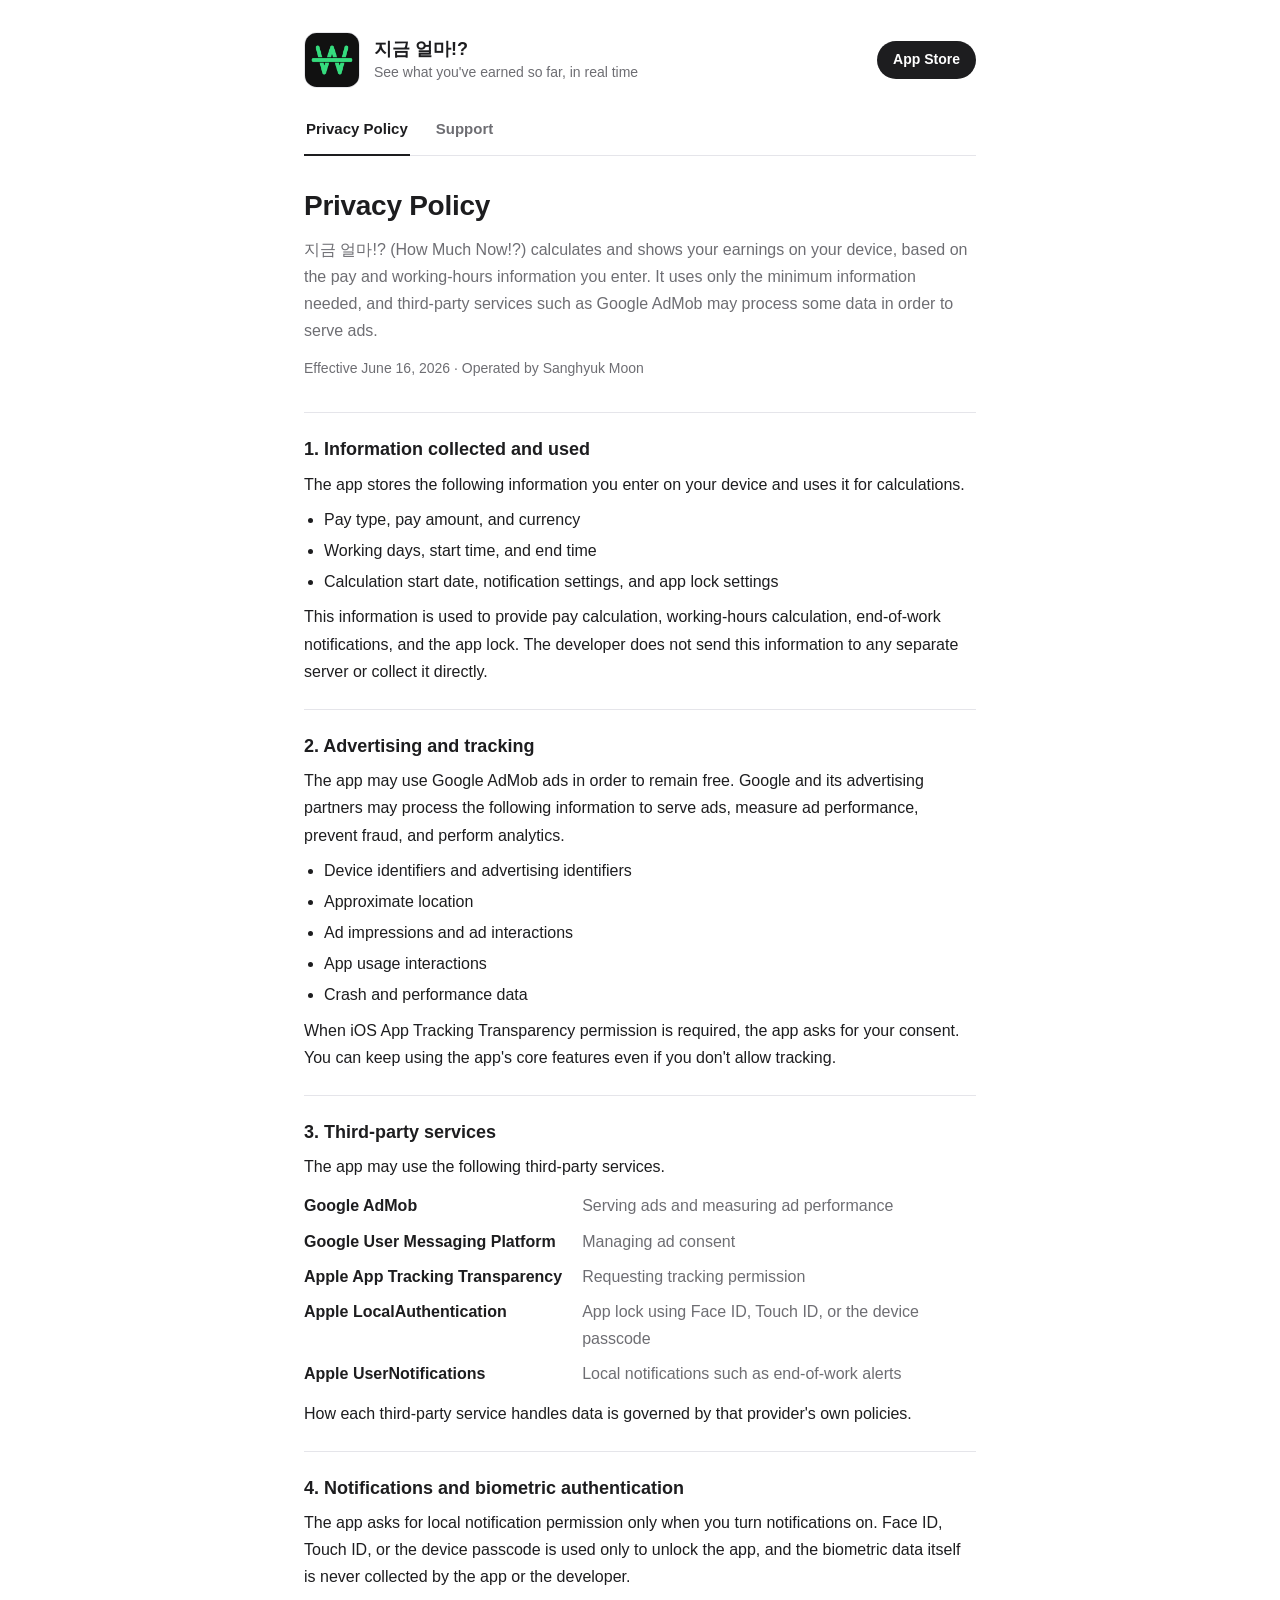
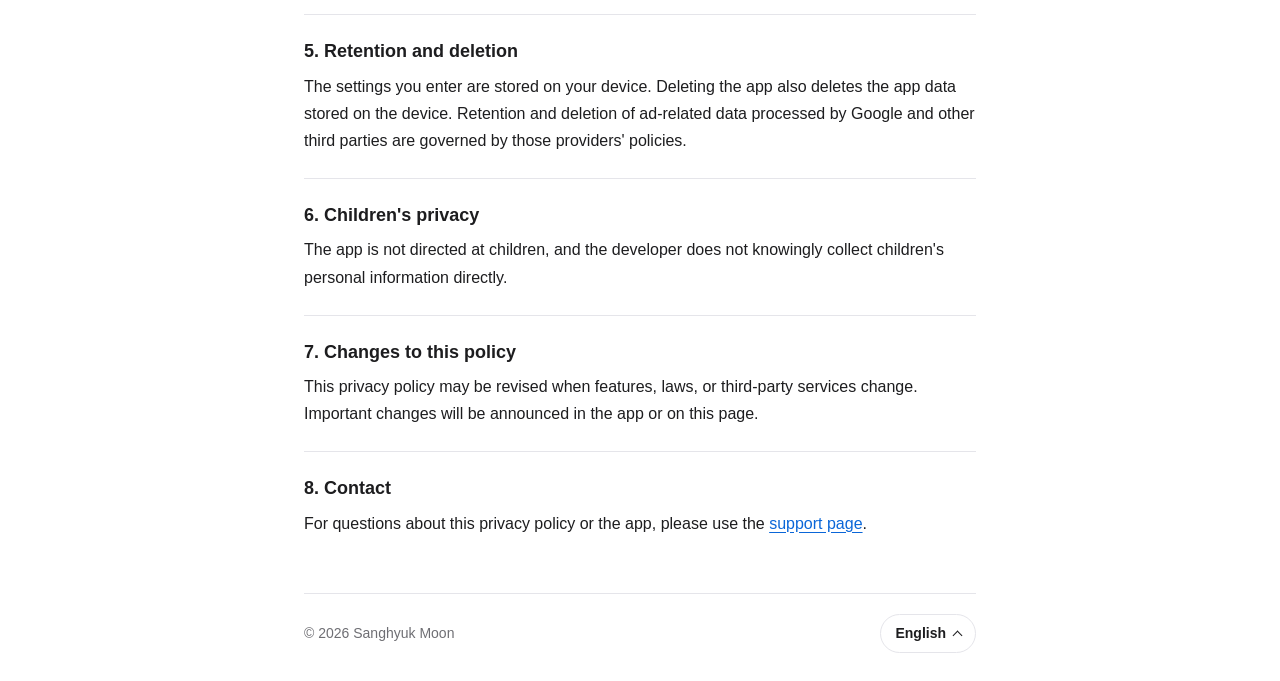
<file: howmuch/index.html>
<!doctype html>
<html lang="en">
<head>
  <meta charset="utf-8">
  <meta name="viewport" content="width=device-width, initial-scale=1">
  <meta name="description" content="지금 얼마!? iOS app – Privacy Policy">
  <title>지금 얼마!? – Privacy Policy</title>
  <link rel="icon" href="app-icon.png">
  <link rel="stylesheet" href="../assets/styles.css">
  <script src="../assets/lang.js"></script>
  <noscript><style>.l-en { display: block; }</style></noscript>
</head>
<body>
  <div class="page">
    <div class="l l-ko" lang="ko" data-title="지금 얼마!? – 개인정보 처리방침">
      <header class="app-header">
        <div class="brand">
          <img class="app-icon" src="app-icon.png" alt="지금 얼마!? 앱 아이콘" width="56" height="56">
          <div class="brand-text">
            <p class="app-name" lang="ko">지금 얼마!?</p>
            <p class="app-tag">지금까지 번 급여를 실시간으로 보여주는 앱</p>
          </div>
          <a class="store-link" href="https://apps.apple.com/kr/app/id6780528556">App Store</a>
        </div>
        <nav class="tabs" aria-label="페이지 메뉴">
          <a href="index.html" aria-current="page">개인정보 처리방침</a>
          <a href="support.html">지원</a>
        </nav>
      </header>

      <main>
        <div class="intro">
          <h1>개인정보 처리방침</h1>
          <p class="lead">지금 얼마!?는 사용자가 입력한 급여와 근무 시간 정보를 기기 안에서 계산해 보여주는 앱입니다. 앱 이용에 필요한 최소한의 정보만 사용하며, 광고 제공을 위해 Google AdMob 등 제3자 서비스가 일부 데이터를 처리할 수 있습니다.</p>
          <p class="meta">시행일 2026년 6월 16일 · 운영자 Sanghyuk Moon</p>
        </div>

        <section>
          <h2>1. 수집 및 이용하는 정보</h2>
          <p>앱은 사용자가 입력한 다음 정보를 기기 내에 저장하고 계산에 사용합니다.</p>
          <ul>
            <li>급여 형태, 급여 금액, 통화</li>
            <li>근무 요일, 출근 시간, 퇴근 시간</li>
            <li>계산 시작일, 알림 설정, 앱 잠금 설정</li>
          </ul>
          <p>위 정보는 앱의 급여 계산, 근무 시간 계산, 퇴근 알림, 앱 잠금 기능 제공을 위해 사용됩니다. 개발자는 이 정보를 별도 서버로 전송하거나 직접 수집하지 않습니다.</p>
        </section>
        <section>
          <h2>2. 광고 및 추적 관련 정보</h2>
          <p>앱은 무료 서비스 제공을 위해 Google AdMob 광고를 사용할 수 있습니다. 광고 제공, 광고 성과 측정, 부정 사용 방지, 분석을 위해 Google 및 광고 파트너가 다음과 같은 정보를 처리할 수 있습니다.</p>
          <ul>
            <li>기기 식별자 및 광고 식별자</li>
            <li>대략적인 위치 정보</li>
            <li>광고 노출 및 광고 상호작용 정보</li>
            <li>앱 사용 상호작용 정보</li>
            <li>충돌 데이터 및 성능 데이터</li>
          </ul>
          <p>iOS의 앱 추적 투명성(App Tracking Transparency) 권한이 필요한 경우, 앱은 사용자의 허용을 요청합니다. 사용자가 추적을 허용하지 않아도 앱의 기본 기능은 계속 사용할 수 있습니다.</p>
        </section>
        <section>
          <h2>3. 제3자 서비스</h2>
          <p>앱은 다음 제3자 서비스를 사용할 수 있습니다.</p>
          <dl class="details">
            <dt>Google AdMob</dt>
            <dd>광고 제공 및 광고 성과 측정</dd>
            <dt>Google User Messaging Platform</dt>
            <dd>광고 동의 관리</dd>
            <dt>Apple App Tracking Transparency</dt>
            <dd>추적 권한 요청</dd>
            <dt>Apple LocalAuthentication</dt>
            <dd>Face ID, Touch ID 또는 기기 암호를 통한 앱 잠금</dd>
            <dt>Apple UserNotifications</dt>
            <dd>퇴근 알림 등 로컬 알림</dd>
          </dl>
          <p>제3자 서비스의 데이터 처리 방식은 각 서비스 제공자의 정책을 따릅니다.</p>
        </section>
        <section>
          <h2>4. 알림과 생체 인증</h2>
          <p>앱은 사용자가 알림을 켠 경우에만 로컬 알림 권한을 요청합니다. Face ID, Touch ID 또는 기기 암호는 앱 잠금 해제에만 사용되며, 생체 정보 자체는 앱이나 개발자가 수집하지 않습니다.</p>
        </section>
        <section>
          <h2>5. 정보 보관 및 삭제</h2>
          <p>사용자가 입력한 설정 정보는 사용자의 기기에 저장됩니다. 앱을 삭제하면 기기에 저장된 앱 데이터도 함께 삭제됩니다. 광고와 관련해 Google 등 제3자가 처리하는 데이터의 보관 및 삭제는 해당 제공자의 정책을 따릅니다.</p>
        </section>
        <section>
          <h2>6. 아동의 개인정보</h2>
          <p>앱은 아동을 대상으로 하지 않으며, 개발자는 아동의 개인정보를 의도적으로 직접 수집하지 않습니다.</p>
        </section>
        <section>
          <h2>7. 개인정보 처리방침 변경</h2>
          <p>기능 변경, 법령 변경, 제3자 서비스 변경에 따라 본 개인정보 처리방침이 수정될 수 있습니다. 중요한 변경이 있는 경우 앱 또는 이 페이지를 통해 안내합니다.</p>
        </section>
        <section>
          <h2>8. 문의</h2>
          <p>개인정보 처리방침 또는 앱 이용과 관련한 문의는 <a href="support.html">지원 페이지</a>를 이용해 주세요.</p>
        </section>
      </main>
    </div>
    <div class="l l-en" lang="en" data-title="지금 얼마!? – Privacy Policy">
      <header class="app-header">
        <div class="brand">
          <img class="app-icon" src="app-icon.png" alt="지금 얼마!? app icon" width="56" height="56">
          <div class="brand-text">
            <p class="app-name" lang="ko">지금 얼마!?</p>
            <p class="app-tag">See what you've earned so far, in real time</p>
          </div>
          <a class="store-link" href="https://apps.apple.com/kr/app/id6780528556">App Store</a>
        </div>
        <nav class="tabs" aria-label="Page menu">
          <a href="index.html" aria-current="page">Privacy Policy</a>
          <a href="support.html">Support</a>
        </nav>
      </header>

      <main>
        <div class="intro">
          <h1>Privacy Policy</h1>
          <p class="lead">지금 얼마!? (How Much Now!?) calculates and shows your earnings on your device, based on the pay and working-hours information you enter. It uses only the minimum information needed, and third-party services such as Google AdMob may process some data in order to serve ads.</p>
          <p class="meta">Effective June 16, 2026 · Operated by Sanghyuk Moon</p>
        </div>

        <section>
          <h2>1. Information collected and used</h2>
          <p>The app stores the following information you enter on your device and uses it for calculations.</p>
          <ul>
            <li>Pay type, pay amount, and currency</li>
            <li>Working days, start time, and end time</li>
            <li>Calculation start date, notification settings, and app lock settings</li>
          </ul>
          <p>This information is used to provide pay calculation, working-hours calculation, end-of-work notifications, and the app lock. The developer does not send this information to any separate server or collect it directly.</p>
        </section>
        <section>
          <h2>2. Advertising and tracking</h2>
          <p>The app may use Google AdMob ads in order to remain free. Google and its advertising partners may process the following information to serve ads, measure ad performance, prevent fraud, and perform analytics.</p>
          <ul>
            <li>Device identifiers and advertising identifiers</li>
            <li>Approximate location</li>
            <li>Ad impressions and ad interactions</li>
            <li>App usage interactions</li>
            <li>Crash and performance data</li>
          </ul>
          <p>When iOS App Tracking Transparency permission is required, the app asks for your consent. You can keep using the app's core features even if you don't allow tracking.</p>
        </section>
        <section>
          <h2>3. Third-party services</h2>
          <p>The app may use the following third-party services.</p>
          <dl class="details">
            <dt>Google AdMob</dt>
            <dd>Serving ads and measuring ad performance</dd>
            <dt>Google User Messaging Platform</dt>
            <dd>Managing ad consent</dd>
            <dt>Apple App Tracking Transparency</dt>
            <dd>Requesting tracking permission</dd>
            <dt>Apple LocalAuthentication</dt>
            <dd>App lock using Face ID, Touch ID, or the device passcode</dd>
            <dt>Apple UserNotifications</dt>
            <dd>Local notifications such as end-of-work alerts</dd>
          </dl>
          <p>How each third-party service handles data is governed by that provider's own policies.</p>
        </section>
        <section>
          <h2>4. Notifications and biometric authentication</h2>
          <p>The app asks for local notification permission only when you turn notifications on. Face ID, Touch ID, or the device passcode is used only to unlock the app, and the biometric data itself is never collected by the app or the developer.</p>
        </section>
        <section>
          <h2>5. Retention and deletion</h2>
          <p>The settings you enter are stored on your device. Deleting the app also deletes the app data stored on the device. Retention and deletion of ad-related data processed by Google and other third parties are governed by those providers' policies.</p>
        </section>
        <section>
          <h2>6. Children's privacy</h2>
          <p>The app is not directed at children, and the developer does not knowingly collect children's personal information directly.</p>
        </section>
        <section>
          <h2>7. Changes to this policy</h2>
          <p>This privacy policy may be revised when features, laws, or third-party services change. Important changes will be announced in the app or on this page.</p>
        </section>
        <section>
          <h2>8. Contact</h2>
          <p>For questions about this privacy policy or the app, please use the <a href="support.html">support page</a>.</p>
        </section>
      </main>
    </div>
    <div class="l l-ja" lang="ja" data-title="지금 얼마!? – プライバシーポリシー">
      <header class="app-header">
        <div class="brand">
          <img class="app-icon" src="app-icon.png" alt="지금 얼마!? アプリアイコン" width="56" height="56">
          <div class="brand-text">
            <p class="app-name" lang="ko">지금 얼마!?</p>
            <p class="app-tag">今までに稼いだ給与をリアルタイムで表示するアプリ</p>
          </div>
          <a class="store-link" href="https://apps.apple.com/kr/app/id6780528556">App Store</a>
        </div>
        <nav class="tabs" aria-label="ページメニュー">
          <a href="index.html" aria-current="page">プライバシーポリシー</a>
          <a href="support.html">サポート</a>
        </nav>
      </header>

      <main>
        <div class="intro">
          <h1>プライバシーポリシー</h1>
          <p class="lead">지금 얼마!?（今いくら!?）は、入力した給与と勤務時間の情報をデバイス内で計算して表示するアプリです。アプリの利用に必要な最小限の情報のみを使用し、広告配信のためにGoogle AdMobなどの第三者サービスが一部のデータを処理することがあります。</p>
          <p class="meta">施行日 2026年6月16日 · 運営者 Sanghyuk Moon</p>
        </div>

        <section>
          <h2>1. 収集・利用する情報</h2>
          <p>本アプリは、入力された次の情報をデバイス内に保存し、計算に使用します。</p>
          <ul>
            <li>給与形態、給与額、通貨</li>
            <li>勤務曜日、出勤時刻、退勤時刻</li>
            <li>計算開始日、通知設定、アプリロック設定</li>
          </ul>
          <p>これらの情報は、給与計算、勤務時間の計算、退勤通知、アプリロック機能の提供のために使用されます。開発者がこれらの情報を別のサーバーに送信したり、直接収集したりすることはありません。</p>
        </section>
        <section>
          <h2>2. 広告とトラッキングに関する情報</h2>
          <p>本アプリは、無料で提供するためにGoogle AdMobの広告を使用することがあります。広告の配信、広告効果の測定、不正利用の防止、分析のために、Googleおよび広告パートナーが次のような情報を処理することがあります。</p>
          <ul>
            <li>デバイス識別子および広告識別子</li>
            <li>おおよその位置情報</li>
            <li>広告の表示および広告とのインタラクション情報</li>
            <li>アプリ利用時のインタラクション情報</li>
            <li>クラッシュデータおよびパフォーマンスデータ</li>
          </ul>
          <p>iOSのApp Tracking Transparencyの許可が必要な場合、アプリは許可を求めます。トラッキングを許可しなくても、アプリの基本機能は引き続きご利用いただけます。</p>
        </section>
        <section>
          <h2>3. 第三者サービス</h2>
          <p>本アプリは、次の第三者サービスを使用することがあります。</p>
          <dl class="details">
            <dt>Google AdMob</dt>
            <dd>広告の配信と広告効果の測定</dd>
            <dt>Google User Messaging Platform</dt>
            <dd>広告の同意管理</dd>
            <dt>Apple App Tracking Transparency</dt>
            <dd>トラッキング許可のリクエスト</dd>
            <dt>Apple LocalAuthentication</dt>
            <dd>Face ID、Touch ID、またはデバイスのパスコードによるアプリロック</dd>
            <dt>Apple UserNotifications</dt>
            <dd>退勤通知などのローカル通知</dd>
          </dl>
          <p>第三者サービスにおけるデータの取り扱いは、各サービス提供者のポリシーに従います。</p>
        </section>
        <section>
          <h2>4. 通知と生体認証</h2>
          <p>本アプリは、通知をオンにした場合にのみローカル通知の許可を求めます。Face ID、Touch ID、デバイスのパスコードはアプリのロック解除にのみ使用され、生体情報そのものをアプリや開発者が収集することはありません。</p>
        </section>
        <section>
          <h2>5. 情報の保管と削除</h2>
          <p>入力された設定情報は、お使いのデバイスに保存されます。アプリを削除すると、デバイスに保存されたアプリのデータも削除されます。広告に関連してGoogleなどの第三者が処理するデータの保管と削除は、各提供者のポリシーに従います。</p>
        </section>
        <section>
          <h2>6. お子様の個人情報</h2>
          <p>本アプリはお子様を対象としておらず、開発者がお子様の個人情報を意図的に直接収集することはありません。</p>
        </section>
        <section>
          <h2>7. プライバシーポリシーの変更</h2>
          <p>機能の変更、法令の改正、第三者サービスの変更に伴い、本プライバシーポリシーを改定することがあります。重要な変更がある場合は、アプリまたはこのページでお知らせします。</p>
        </section>
        <section>
          <h2>8. お問い合わせ</h2>
          <p>プライバシーポリシーやアプリのご利用に関するお問い合わせは、<a href="support.html">サポートページ</a>をご利用ください。</p>
        </section>
      </main>
    </div>

    <footer class="site-footer">
      <p>© 2026 Sanghyuk Moon</p>
      <details class="lang-menu">
        <summary aria-label="Language"><span data-lang-label>Language</span></summary>
        <div class="menu">
          <button type="button" data-set-lang="en" lang="en">English</button>
          <button type="button" data-set-lang="ko" lang="ko">한국어</button>
          <button type="button" data-set-lang="ja" lang="ja">日本語</button>
          <hr>
          <a href="https://smallthingsbigmoney.github.io">Home</a>
        </div>
      </details>
    </footer>
  </div>
</body>
</html>
</file>
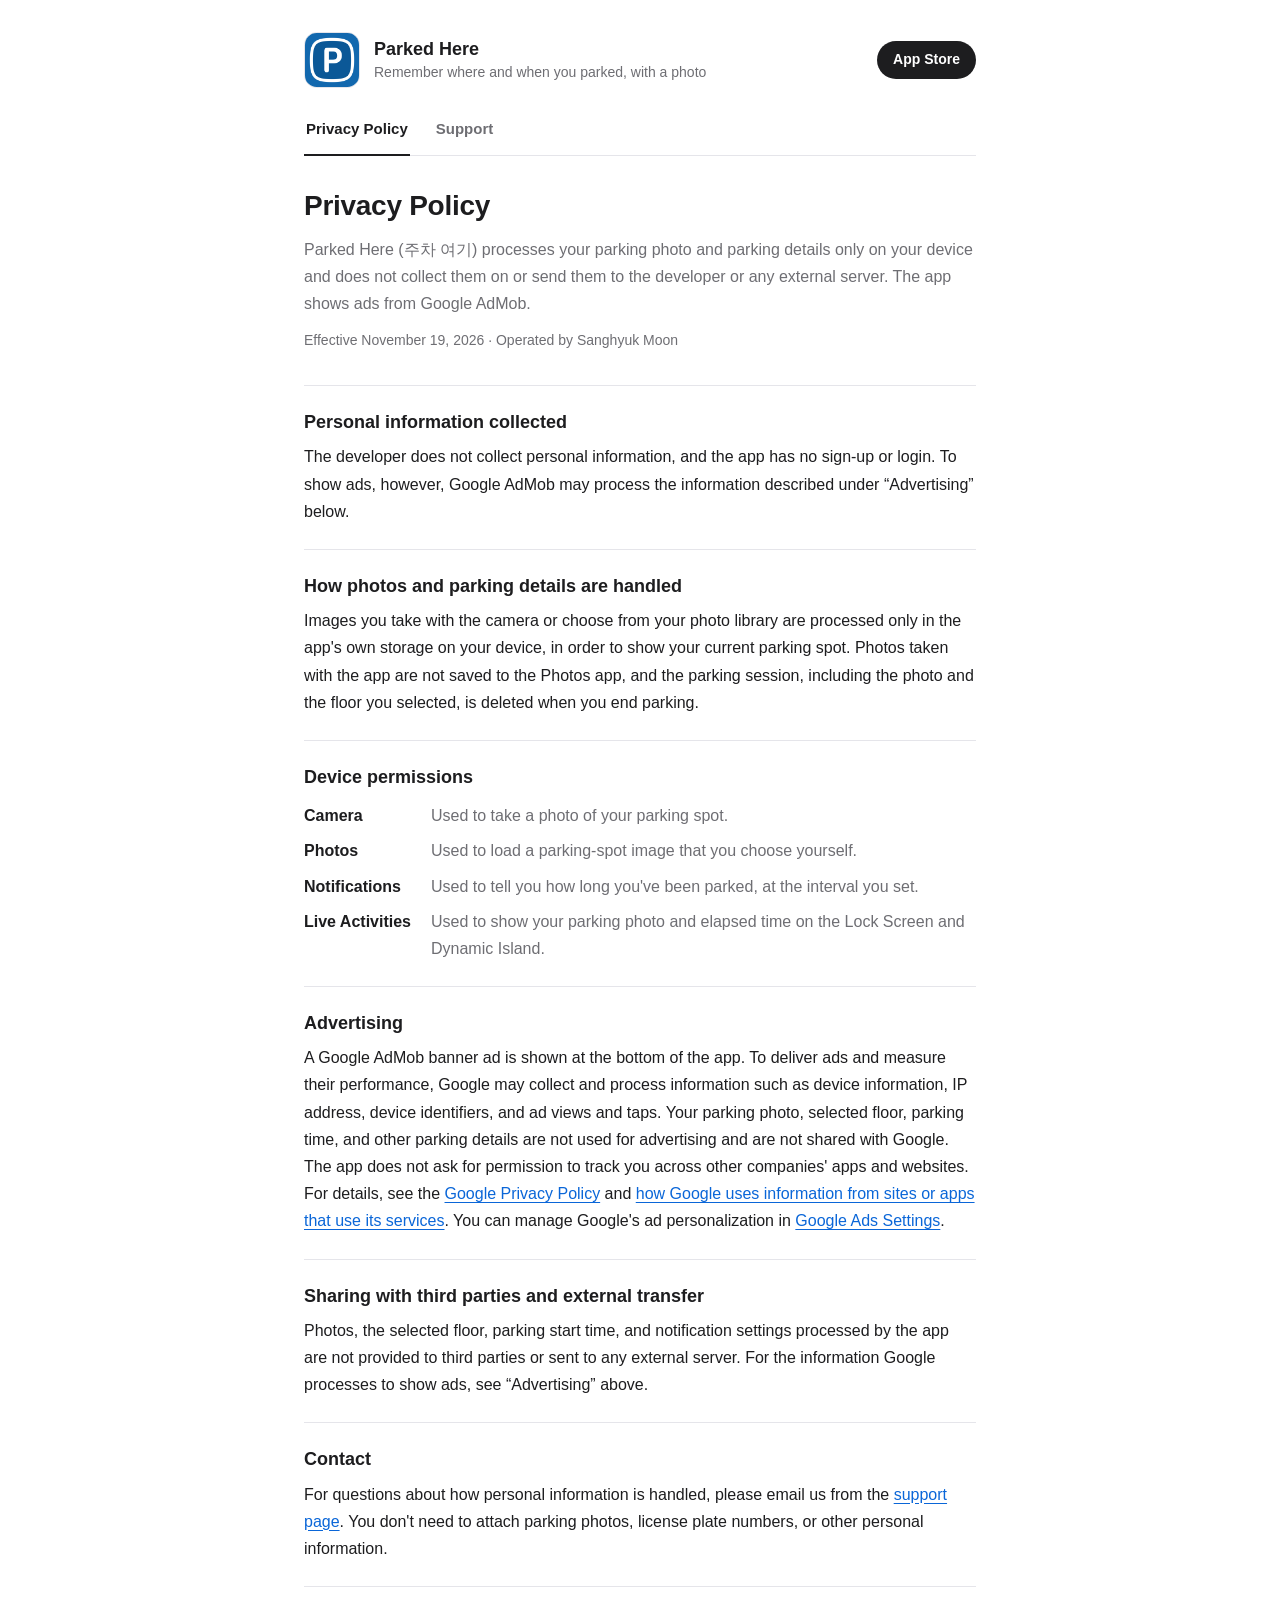
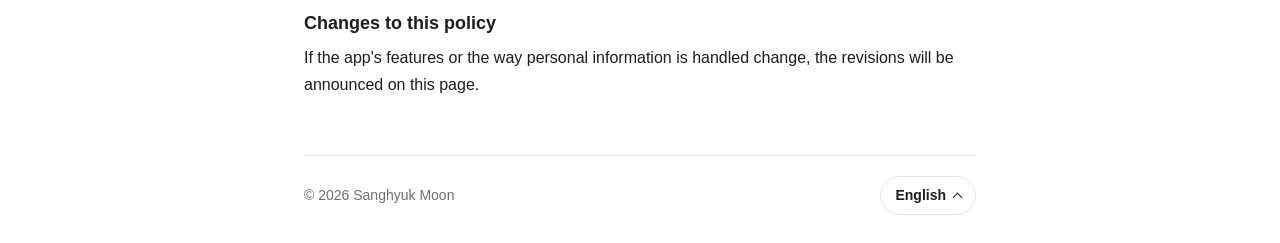
<file: parkedhere/index.html>
<!doctype html>
<html lang="en">
<head>
  <meta charset="utf-8">
  <meta name="viewport" content="width=device-width, initial-scale=1">
  <meta name="description" content="주차 여기 iOS app – Privacy Policy">
  <title>주차 여기 – Privacy Policy</title>
  <link rel="icon" href="app-icon.png">
  <link rel="stylesheet" href="../assets/styles.css">
  <script src="../assets/lang.js"></script>
  <noscript><style>.l-en { display: block; }</style></noscript>
</head>
<body>
  <div class="page">
    <div class="l l-ko" lang="ko" data-title="주차 여기 – 개인정보 처리방침">
      <header class="app-header">
        <div class="brand">
          <img class="app-icon" src="app-icon.png" alt="주차 여기 앱 아이콘" width="56" height="56">
          <div class="brand-text">
            <p class="app-name" lang="ko">주차 여기</p>
            <p class="app-tag">사진으로 기억하는 주차 위치와 시간</p>
          </div>
          <a class="store-link" href="https://apps.apple.com/app/id6792790492">App Store</a>
        </div>
        <nav class="tabs" aria-label="페이지 메뉴">
          <a href="index.html" aria-current="page">개인정보 처리방침</a>
          <a href="support.html">지원</a>
        </nav>
      </header>

      <main>
        <div class="intro">
          <h1>개인정보 처리방침</h1>
          <p class="lead">주차 여기는 주차 사진과 주차 정보를 기기 안에서만 처리하며, 개발자나 외부 서버로 수집하거나 전송하지 않습니다. 앱에는 Google AdMob 광고가 표시됩니다.</p>
          <p class="meta">시행일 2026년 11월 19일 · 운영자 Sanghyuk Moon</p>
        </div>

        <section>
          <h2>수집하는 개인정보</h2>
          <p>개발자는 개인정보를 수집하지 않으며, 회원가입이나 로그인 기능이 없습니다. 다만 앱에 표시되는 광고를 위해 Google AdMob이 아래 ‘광고’ 항목에 설명된 정보를 처리할 수 있습니다.</p>
        </section>
        <section>
          <h2>사진과 주차 정보의 처리</h2>
          <p>사용자가 카메라로 촬영하거나 사진첩에서 직접 선택한 이미지는 현재 주차 위치를 표시하기 위해 기기 내부의 앱 전용 저장 공간에서만 처리됩니다. 앱으로 촬영한 사진은 사진 앱에 저장되지 않으며, 사진과 사용자가 선택한 주차 층을 포함한 주차 세션 정보는 주차 종료 시 삭제됩니다.</p>
        </section>
        <section>
          <h2>기기 권한 사용</h2>
          <dl class="details">
            <dt>카메라</dt>
            <dd>주차 위치 사진을 촬영하기 위해 사용합니다.</dd>
            <dt>사진</dt>
            <dd>사용자가 직접 선택한 주차 위치 이미지를 불러오기 위해 사용합니다.</dd>
            <dt>알림</dt>
            <dd>사용자가 설정한 간격에 맞춰 주차 경과 시간을 안내하기 위해 사용합니다.</dd>
            <dt>라이브 액티비티</dt>
            <dd>잠금 화면과 Dynamic Island에 주차 사진 및 경과 시간을 표시하기 위해 사용합니다.</dd>
          </dl>
        </section>
        <section>
          <h2>광고</h2>
          <p>앱 하단에 Google AdMob 배너 광고가 표시됩니다. 광고 제공과 성과 측정을 위해 Google이 기기 정보, IP 주소, 기기 식별자, 광고 조회 및 클릭 정보 등을 수집하고 처리할 수 있습니다. 주차 사진, 주차한 층, 주차 시간 등 주차 정보는 광고에 사용되지 않으며 Google에 전달되지 않습니다. 앱은 다른 회사의 앱과 웹사이트에 걸친 추적 허용을 요청하지 않습니다. 자세한 내용은 <a href="https://policies.google.com/privacy">Google 개인정보처리방침</a>과 <a href="https://policies.google.com/technologies/partner-sites">Google이 파트너의 사이트 또는 앱에서 정보를 사용하는 방식</a>을 참고해 주세요. Google의 광고 맞춤 설정은 <a href="https://adssettings.google.com/">Google 광고 설정</a>에서 관리할 수 있습니다.</p>
        </section>
        <section>
          <h2>제3자 제공 및 외부 전송</h2>
          <p>앱에서 처리하는 사진, 선택한 주차 층, 주차 시작 시간 및 알림 설정을 제3자에게 제공하거나 외부 서버로 전송하지 않습니다. 광고 표시를 위해 Google이 처리하는 정보는 위 ‘광고’ 항목을 참고해 주세요.</p>
        </section>
        <section>
          <h2>문의</h2>
          <p>개인정보 처리와 관련한 문의는 <a href="support.html">지원 페이지</a>의 문의 메일을 이용해 주세요. 주차 사진, 차량 번호 등 개인정보는 첨부하지 않아도 됩니다.</p>
        </section>
        <section>
          <h2>방침 변경</h2>
          <p>앱 기능이나 개인정보 처리 방식이 변경될 경우 이 페이지를 통해 개정 내용을 안내합니다.</p>
        </section>
      </main>
    </div>
    <div class="l l-en" lang="en" data-title="Parked Here – Privacy Policy">
      <header class="app-header">
        <div class="brand">
          <img class="app-icon" src="app-icon.png" alt="Parked Here app icon" width="56" height="56">
          <div class="brand-text">
            <p class="app-name">Parked Here</p>
            <p class="app-tag">Remember where and when you parked, with a photo</p>
          </div>
          <a class="store-link" href="https://apps.apple.com/app/id6792790492">App Store</a>
        </div>
        <nav class="tabs" aria-label="Page menu">
          <a href="index.html" aria-current="page">Privacy Policy</a>
          <a href="support.html">Support</a>
        </nav>
      </header>

      <main>
        <div class="intro">
          <h1>Privacy Policy</h1>
          <p class="lead">Parked Here (주차 여기) processes your parking photo and parking details only on your device and does not collect them on or send them to the developer or any external server. The app shows ads from Google AdMob.</p>
          <p class="meta">Effective November 19, 2026 · Operated by Sanghyuk Moon</p>
        </div>

        <section>
          <h2>Personal information collected</h2>
          <p>The developer does not collect personal information, and the app has no sign-up or login. To show ads, however, Google AdMob may process the information described under “Advertising” below.</p>
        </section>
        <section>
          <h2>How photos and parking details are handled</h2>
          <p>Images you take with the camera or choose from your photo library are processed only in the app's own storage on your device, in order to show your current parking spot. Photos taken with the app are not saved to the Photos app, and the parking session, including the photo and the floor you selected, is deleted when you end parking.</p>
        </section>
        <section>
          <h2>Device permissions</h2>
          <dl class="details">
            <dt>Camera</dt>
            <dd>Used to take a photo of your parking spot.</dd>
            <dt>Photos</dt>
            <dd>Used to load a parking-spot image that you choose yourself.</dd>
            <dt>Notifications</dt>
            <dd>Used to tell you how long you've been parked, at the interval you set.</dd>
            <dt>Live Activities</dt>
            <dd>Used to show your parking photo and elapsed time on the Lock Screen and Dynamic Island.</dd>
          </dl>
        </section>
        <section>
          <h2>Advertising</h2>
          <p>A Google AdMob banner ad is shown at the bottom of the app. To deliver ads and measure their performance, Google may collect and process information such as device information, IP address, device identifiers, and ad views and taps. Your parking photo, selected floor, parking time, and other parking details are not used for advertising and are not shared with Google. The app does not ask for permission to track you across other companies' apps and websites. For details, see the <a href="https://policies.google.com/privacy">Google Privacy Policy</a> and <a href="https://policies.google.com/technologies/partner-sites">how Google uses information from sites or apps that use its services</a>. You can manage Google's ad personalization in <a href="https://adssettings.google.com/">Google Ads Settings</a>.</p>
        </section>
        <section>
          <h2>Sharing with third parties and external transfer</h2>
          <p>Photos, the selected floor, parking start time, and notification settings processed by the app are not provided to third parties or sent to any external server. For the information Google processes to show ads, see “Advertising” above.</p>
        </section>
        <section>
          <h2>Contact</h2>
          <p>For questions about how personal information is handled, please email us from the <a href="support.html">support page</a>. You don't need to attach parking photos, license plate numbers, or other personal information.</p>
        </section>
        <section>
          <h2>Changes to this policy</h2>
          <p>If the app's features or the way personal information is handled change, the revisions will be announced on this page.</p>
        </section>
      </main>
    </div>
    <div class="l l-ja" lang="ja" data-title="駐車ココ – プライバシーポリシー">
      <header class="app-header">
        <div class="brand">
          <img class="app-icon" src="app-icon.png" alt="駐車ココ アプリアイコン" width="56" height="56">
          <div class="brand-text">
            <p class="app-name">駐車ココ</p>
            <p class="app-tag">写真で覚える駐車位置と時間</p>
          </div>
          <a class="store-link" href="https://apps.apple.com/app/id6792790492">App Store</a>
        </div>
        <nav class="tabs" aria-label="ページメニュー">
          <a href="index.html" aria-current="page">プライバシーポリシー</a>
          <a href="support.html">サポート</a>
        </nav>
      </header>

      <main>
        <div class="intro">
          <h1>プライバシーポリシー</h1>
          <p class="lead">駐車ココ（주차 여기）は、駐車写真と駐車情報をデバイス内でのみ処理し、開発者や外部サーバーに収集・送信することはありません。アプリにはGoogle AdMobの広告が表示されます。</p>
          <p class="meta">施行日 2026年11月19日 · 運営者 Sanghyuk Moon</p>
        </div>

        <section>
          <h2>収集する個人情報</h2>
          <p>開発者は個人情報を収集せず、会員登録やログインの機能もありません。ただし、アプリに表示される広告のために、Google AdMobが下記「広告」に記載の情報を処理する場合があります。</p>
        </section>
        <section>
          <h2>写真と駐車情報の取り扱い</h2>
          <p>カメラで撮影した画像や写真ライブラリから選択した画像は、現在の駐車位置を表示するために、デバイス内のアプリ専用ストレージでのみ処理されます。アプリで撮影した写真は写真アプリには保存されず、写真と選択した駐車階を含む駐車セッションの情報は、駐車終了時に削除されます。</p>
        </section>
        <section>
          <h2>デバイスの権限</h2>
          <dl class="details">
            <dt>カメラ</dt>
            <dd>駐車位置の写真を撮影するために使用します。</dd>
            <dt>写真</dt>
            <dd>ご自身で選択した駐車位置の画像を読み込むために使用します。</dd>
            <dt>通知</dt>
            <dd>設定した間隔で駐車の経過時間をお知らせするために使用します。</dd>
            <dt>ライブアクティビティ</dt>
            <dd>ロック画面とDynamic Islandに駐車写真と経過時間を表示するために使用します。</dd>
          </dl>
        </section>
        <section>
          <h2>広告</h2>
          <p>アプリの下部にGoogle AdMobのバナー広告が表示されます。広告の配信と効果測定のために、Googleがデバイス情報、IPアドレス、デバイス識別子、広告の表示・タップに関する情報などを収集・処理する場合があります。駐車写真、選択した駐車階、駐車時間などの駐車情報が広告に利用されたり、Googleに提供されたりすることはありません。本アプリは、他社のアプリやウェブサイトを横断したトラッキングの許可を求めません。詳しくは<a href="https://policies.google.com/privacy">Googleのプライバシーポリシー</a>および<a href="https://policies.google.com/technologies/partner-sites">Googleのサービスを使用するサイトやアプリから収集した情報のGoogleによる使用</a>をご覧ください。Googleによる広告のパーソナライズは<a href="https://adssettings.google.com/">Google 広告設定</a>で管理できます。</p>
        </section>
        <section>
          <h2>第三者提供と外部送信</h2>
          <p>アプリで処理する写真、選択した駐車階、駐車開始時刻、通知設定を第三者に提供したり、外部サーバーに送信したりすることはありません。広告表示のためにGoogleが処理する情報については、上記「広告」をご覧ください。</p>
        </section>
        <section>
          <h2>お問い合わせ</h2>
          <p>個人情報の取り扱いに関するお問い合わせは、<a href="support.html">サポートページ</a>からメールでご連絡ください。駐車写真や車両ナンバーなどの個人情報を添付する必要はありません。</p>
        </section>
        <section>
          <h2>ポリシーの変更</h2>
          <p>アプリの機能や個人情報の取り扱い方法が変更された場合は、このページで改定内容をお知らせします。</p>
        </section>
      </main>
    </div>

    <footer class="site-footer">
      <p>© 2026 Sanghyuk Moon</p>
      <details class="lang-menu">
        <summary aria-label="Language"><span data-lang-label>Language</span></summary>
        <div class="menu">
          <button type="button" data-set-lang="en" lang="en">English</button>
          <button type="button" data-set-lang="ko" lang="ko">한국어</button>
          <button type="button" data-set-lang="ja" lang="ja">日本語</button>
          <hr>
          <a href="https://smallthingsbigmoney.github.io">Home</a>
        </div>
      </details>
    </footer>
  </div>
</body>
</html>
</file>
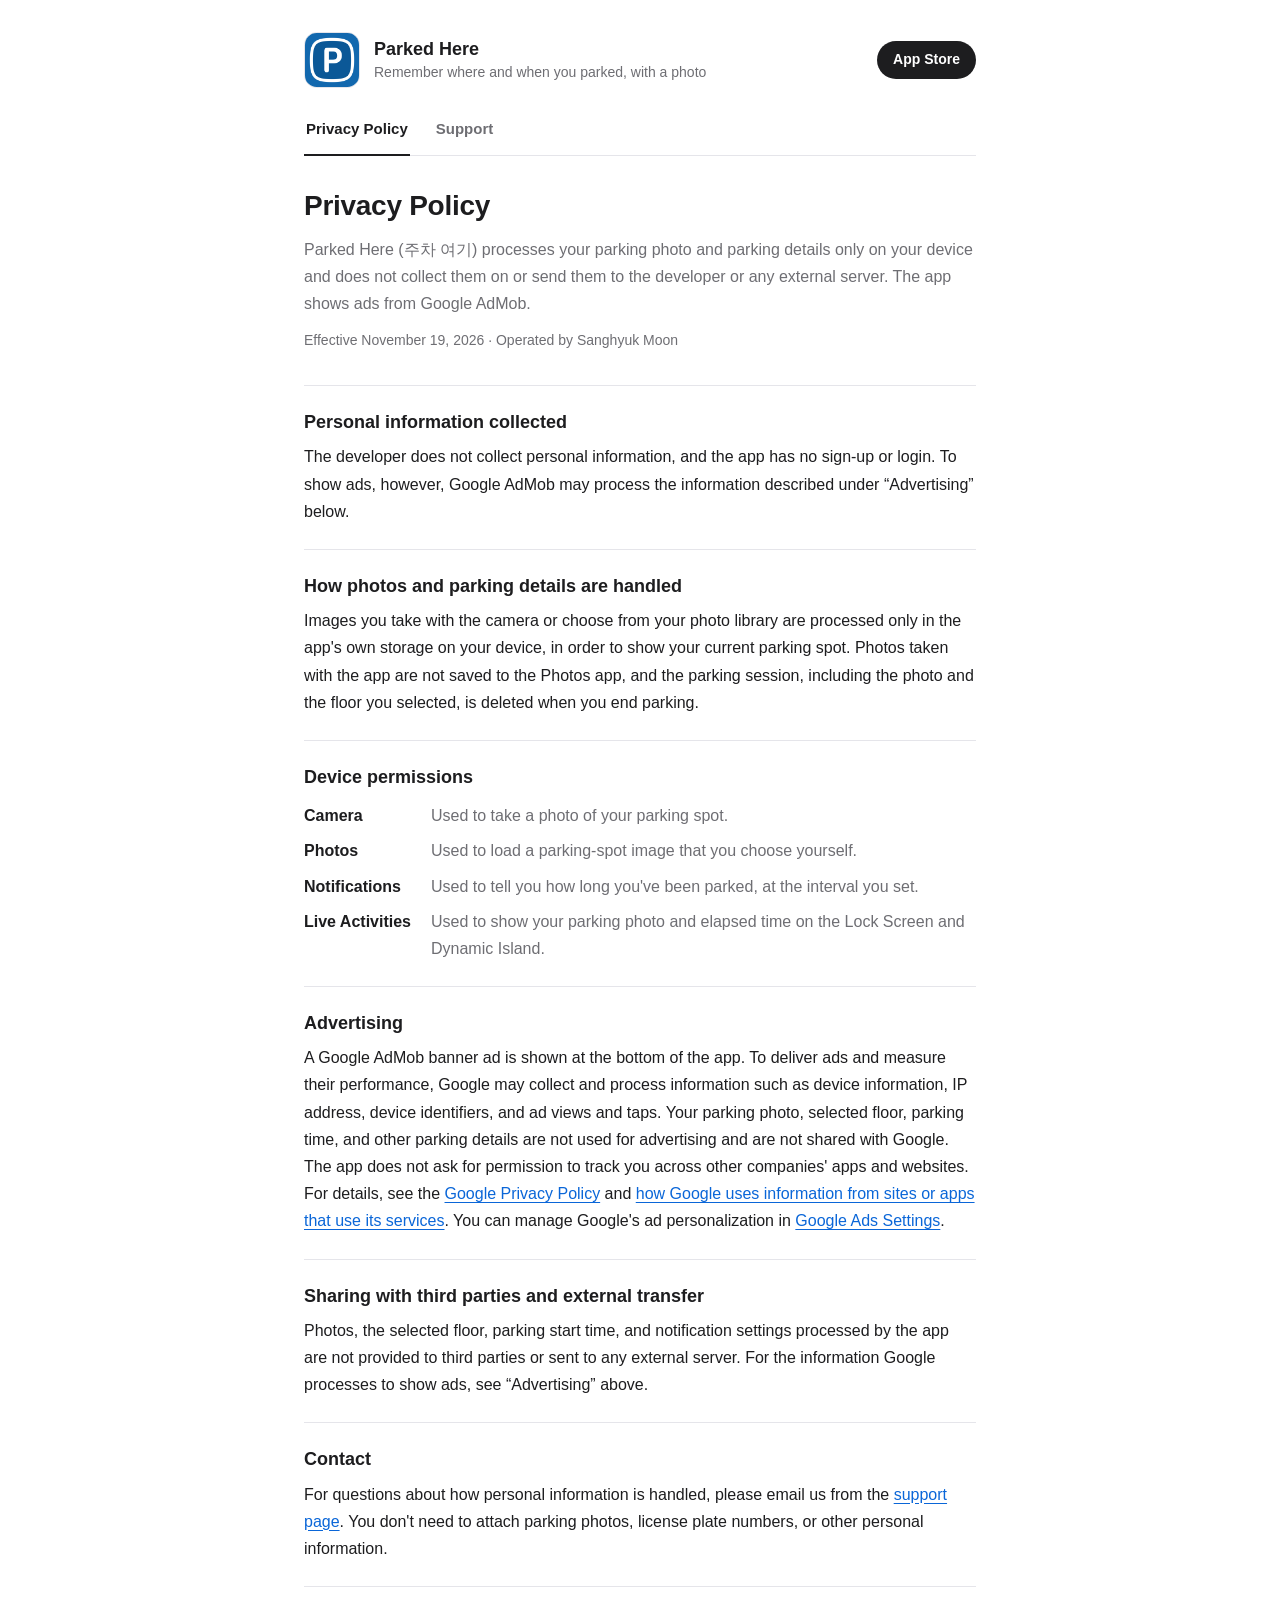
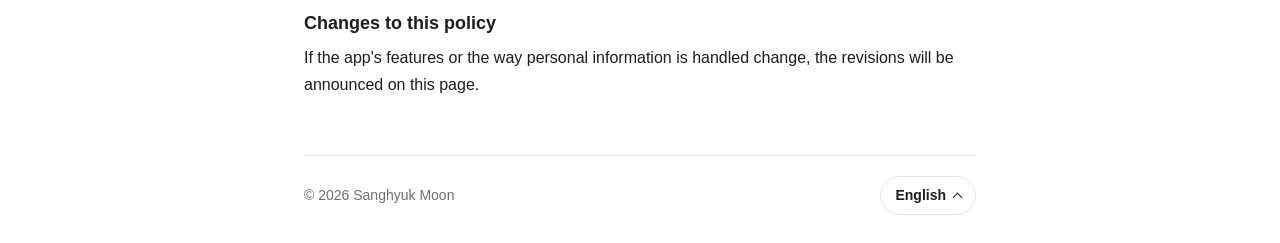
<file: parkinghere/index.html>
<!doctype html>
<html lang="ko">
<head>
  <meta charset="utf-8">
  <meta name="viewport" content="width=device-width, initial-scale=1">
  <title>주차 여기</title>
  <link rel="canonical" href="https://smallthingsbigmoney.github.io/parkedhere/">
  <meta http-equiv="refresh" content="0; url=../parkedhere/">
</head>
<body>
  <p><a href="../parkedhere/">페이지가 이동했습니다. 여기를 눌러주세요.</a></p>
</body>
</html>
</file>
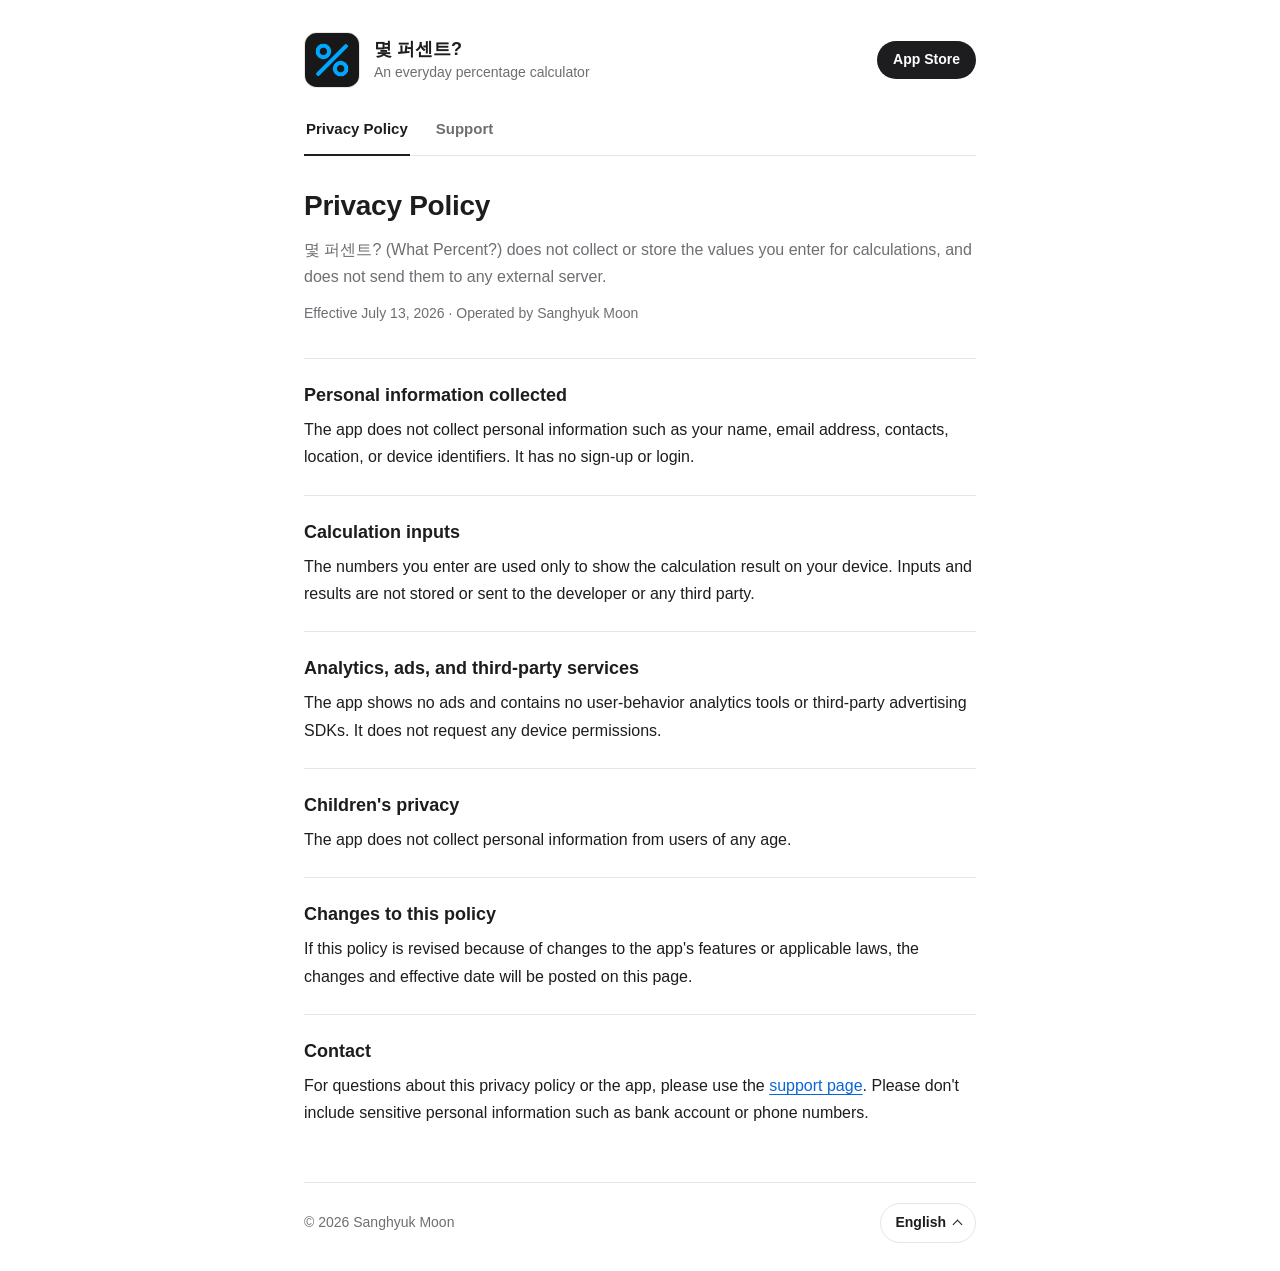
<file: percentcalculator/index.html>
<!doctype html>
<html lang="en">
<head>
  <meta charset="utf-8">
  <meta name="viewport" content="width=device-width, initial-scale=1">
  <meta name="description" content="몇 퍼센트? iOS app – Privacy Policy">
  <title>몇 퍼센트? – Privacy Policy</title>
  <link rel="icon" href="app-icon.png">
  <link rel="stylesheet" href="../assets/styles.css">
  <script src="../assets/lang.js"></script>
  <noscript><style>.l-en { display: block; }</style></noscript>
</head>
<body>
  <div class="page">
    <div class="l l-ko" lang="ko" data-title="몇 퍼센트? – 개인정보 처리방침">
      <header class="app-header">
        <div class="brand">
          <img class="app-icon" src="app-icon.png" alt="몇 퍼센트? 앱 아이콘" width="56" height="56">
          <div class="brand-text">
            <p class="app-name" lang="ko">몇 퍼센트?</p>
            <p class="app-tag">생활 속 퍼센트 계산기</p>
          </div>
          <a class="store-link" href="https://apps.apple.com/app/id6790330670">App Store</a>
        </div>
        <nav class="tabs" aria-label="페이지 메뉴">
          <a href="index.html" aria-current="page">개인정보 처리방침</a>
          <a href="support.html">지원</a>
        </nav>
      </header>

      <main>
        <div class="intro">
          <h1>개인정보 처리방침</h1>
          <p class="lead">몇 퍼센트?는 계산을 위해 입력한 값을 수집하거나 저장하지 않으며, 외부 서버로 전송하지 않습니다.</p>
          <p class="meta">시행일 2026년 7월 13일 · 운영자 Sanghyuk Moon</p>
        </div>

        <section>
          <h2>수집하는 개인정보</h2>
          <p>앱은 이름, 이메일 주소, 연락처, 위치 정보, 기기 식별자와 같은 개인정보를 수집하지 않습니다. 회원가입과 로그인 기능도 제공하지 않습니다.</p>
        </section>
        <section>
          <h2>계산 입력값</h2>
          <p>사용자가 입력한 숫자는 기기 안에서 계산 결과를 표시하는 데에만 사용됩니다. 입력값과 계산 결과는 저장하거나 개발자 또는 제3자에게 전송하지 않습니다.</p>
        </section>
        <section>
          <h2>분석, 광고 및 제3자 서비스</h2>
          <p>앱은 광고를 표시하지 않으며, 사용자 행동 분석 도구나 제3자 광고 SDK를 포함하지 않습니다. 앱 사용을 위해 별도의 기기 권한도 요청하지 않습니다.</p>
        </section>
        <section>
          <h2>아동의 개인정보</h2>
          <p>앱은 연령과 관계없이 사용자의 개인정보를 수집하지 않습니다.</p>
        </section>
        <section>
          <h2>처리방침 변경</h2>
          <p>앱 기능 또는 관련 법령의 변경으로 이 처리방침이 수정되는 경우, 변경된 내용과 시행일을 이 페이지에 게시합니다.</p>
        </section>
        <section>
          <h2>문의</h2>
          <p>개인정보 처리방침이나 앱 이용에 관한 문의는 <a href="support.html">지원 페이지</a>를 이용해 주세요. 계좌번호, 전화번호 등 민감한 개인정보는 작성하지 마세요.</p>
        </section>
      </main>
    </div>
    <div class="l l-en" lang="en" data-title="몇 퍼센트? – Privacy Policy">
      <header class="app-header">
        <div class="brand">
          <img class="app-icon" src="app-icon.png" alt="몇 퍼센트? app icon" width="56" height="56">
          <div class="brand-text">
            <p class="app-name" lang="ko">몇 퍼센트?</p>
            <p class="app-tag">An everyday percentage calculator</p>
          </div>
          <a class="store-link" href="https://apps.apple.com/app/id6790330670">App Store</a>
        </div>
        <nav class="tabs" aria-label="Page menu">
          <a href="index.html" aria-current="page">Privacy Policy</a>
          <a href="support.html">Support</a>
        </nav>
      </header>

      <main>
        <div class="intro">
          <h1>Privacy Policy</h1>
          <p class="lead">몇 퍼센트? (What Percent?) does not collect or store the values you enter for calculations, and does not send them to any external server.</p>
          <p class="meta">Effective July 13, 2026 · Operated by Sanghyuk Moon</p>
        </div>

        <section>
          <h2>Personal information collected</h2>
          <p>The app does not collect personal information such as your name, email address, contacts, location, or device identifiers. It has no sign-up or login.</p>
        </section>
        <section>
          <h2>Calculation inputs</h2>
          <p>The numbers you enter are used only to show the calculation result on your device. Inputs and results are not stored or sent to the developer or any third party.</p>
        </section>
        <section>
          <h2>Analytics, ads, and third-party services</h2>
          <p>The app shows no ads and contains no user-behavior analytics tools or third-party advertising SDKs. It does not request any device permissions.</p>
        </section>
        <section>
          <h2>Children's privacy</h2>
          <p>The app does not collect personal information from users of any age.</p>
        </section>
        <section>
          <h2>Changes to this policy</h2>
          <p>If this policy is revised because of changes to the app's features or applicable laws, the changes and effective date will be posted on this page.</p>
        </section>
        <section>
          <h2>Contact</h2>
          <p>For questions about this privacy policy or the app, please use the <a href="support.html">support page</a>. Please don't include sensitive personal information such as bank account or phone numbers.</p>
        </section>
      </main>
    </div>
    <div class="l l-ja" lang="ja" data-title="몇 퍼센트? – プライバシーポリシー">
      <header class="app-header">
        <div class="brand">
          <img class="app-icon" src="app-icon.png" alt="몇 퍼센트? アプリアイコン" width="56" height="56">
          <div class="brand-text">
            <p class="app-name" lang="ko">몇 퍼센트?</p>
            <p class="app-tag">暮らしのパーセント計算機</p>
          </div>
          <a class="store-link" href="https://apps.apple.com/app/id6790330670">App Store</a>
        </div>
        <nav class="tabs" aria-label="ページメニュー">
          <a href="index.html" aria-current="page">プライバシーポリシー</a>
          <a href="support.html">サポート</a>
        </nav>
      </header>

      <main>
        <div class="intro">
          <h1>プライバシーポリシー</h1>
          <p class="lead">몇 퍼센트?（何パーセント？）は、計算のために入力された値を収集・保存せず、外部サーバーに送信することもありません。</p>
          <p class="meta">施行日 2026年7月13日 · 運営者 Sanghyuk Moon</p>
        </div>

        <section>
          <h2>収集する個人情報</h2>
          <p>本アプリは、氏名、メールアドレス、連絡先、位置情報、デバイス識別子などの個人情報を収集しません。会員登録やログインの機能もありません。</p>
        </section>
        <section>
          <h2>計算の入力値</h2>
          <p>入力された数値は、デバイス内で計算結果を表示するためにのみ使用されます。入力値と計算結果を保存したり、開発者や第三者に送信したりすることはありません。</p>
        </section>
        <section>
          <h2>解析、広告、第三者サービス</h2>
          <p>本アプリは広告を表示せず、ユーザー行動の解析ツールや第三者の広告SDKも含まれていません。アプリの利用にあたり、デバイスの権限を求めることもありません。</p>
        </section>
        <section>
          <h2>お子様の個人情報</h2>
          <p>本アプリは、年齢にかかわらずユーザーの個人情報を収集しません。</p>
        </section>
        <section>
          <h2>ポリシーの変更</h2>
          <p>アプリの機能または関連法令の変更により本ポリシーを改定する場合は、変更内容と施行日をこのページに掲載します。</p>
        </section>
        <section>
          <h2>お問い合わせ</h2>
          <p>プライバシーポリシーやアプリのご利用に関するお問い合わせは、<a href="support.html">サポートページ</a>をご利用ください。口座番号や電話番号などの機密性の高い個人情報は記載しないでください。</p>
        </section>
      </main>
    </div>

    <footer class="site-footer">
      <p>© 2026 Sanghyuk Moon</p>
      <details class="lang-menu">
        <summary aria-label="Language"><span data-lang-label>Language</span></summary>
        <div class="menu">
          <button type="button" data-set-lang="en" lang="en">English</button>
          <button type="button" data-set-lang="ko" lang="ko">한국어</button>
          <button type="button" data-set-lang="ja" lang="ja">日本語</button>
          <hr>
          <a href="https://smallthingsbigmoney.github.io">Home</a>
        </div>
      </details>
    </footer>
  </div>
</body>
</html>
</file>
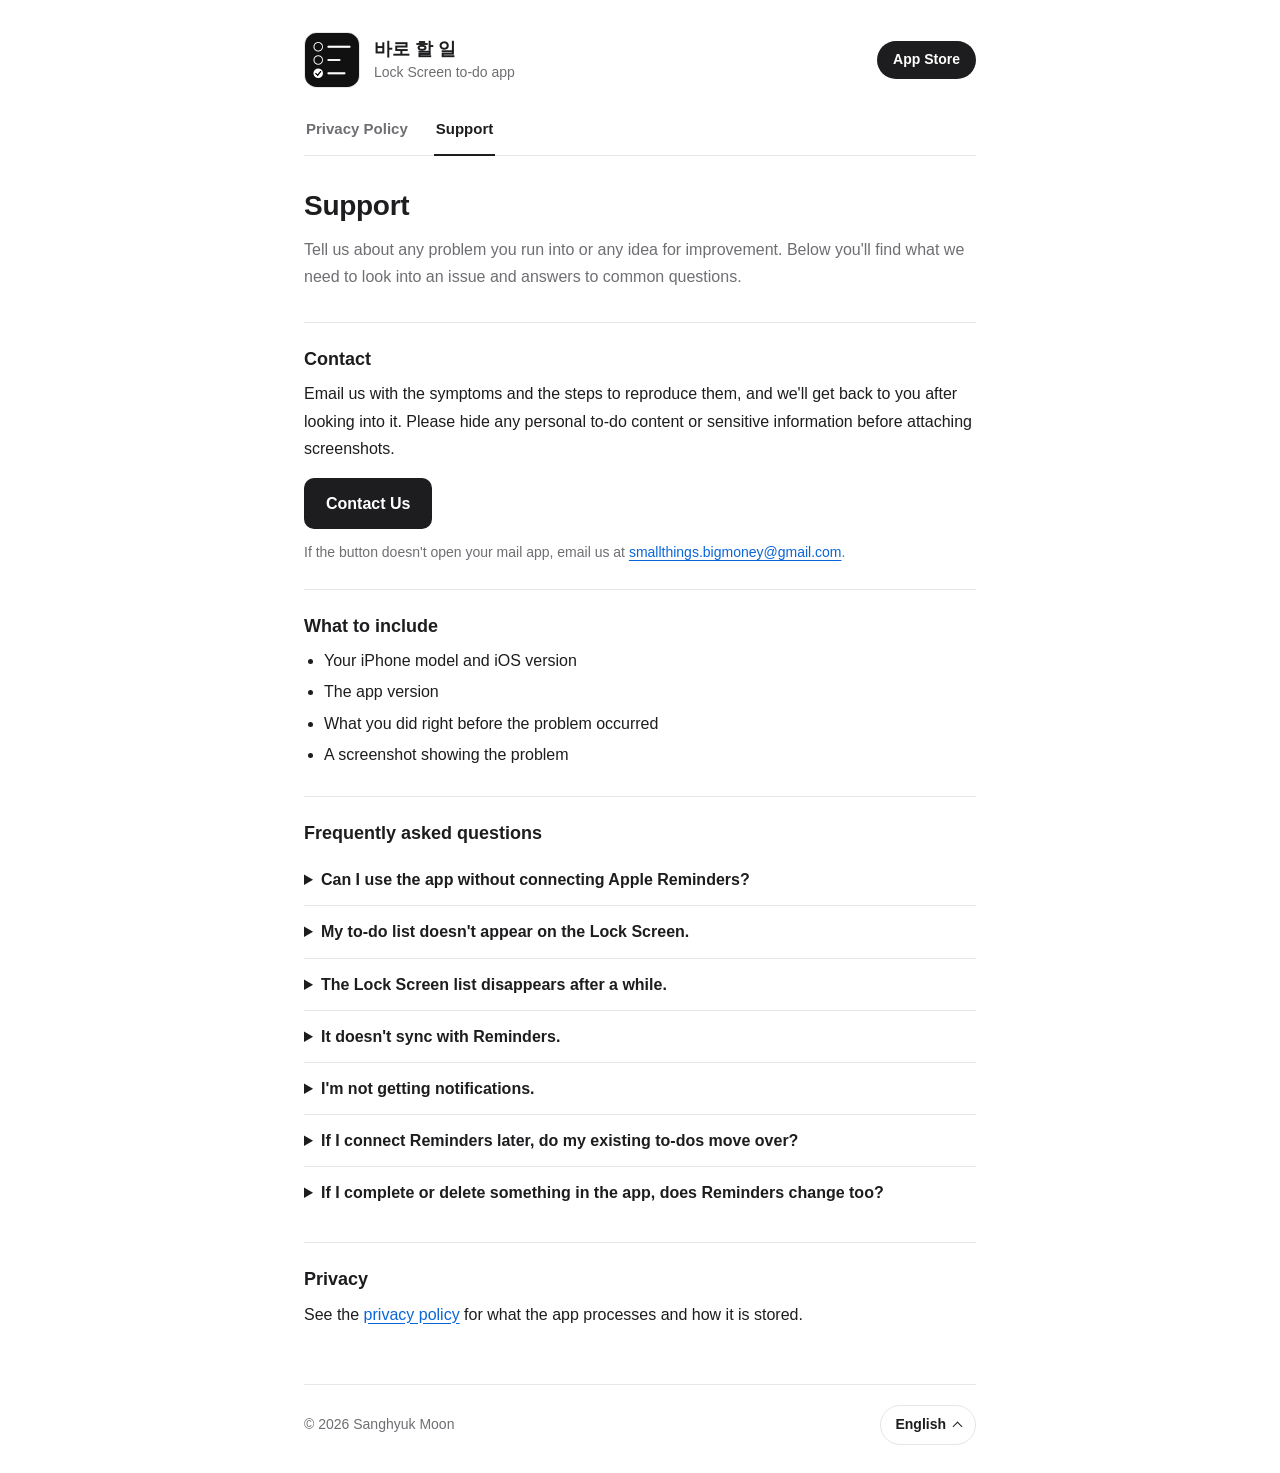
<file: barotodo-support/support.html>
<!doctype html>
<html lang="ko">
<head>
  <meta charset="utf-8">
  <meta name="viewport" content="width=device-width, initial-scale=1">
  <title>바로 할 일</title>
  <link rel="canonical" href="https://smallthingsbigmoney.github.io/barotodo/support.html">
  <meta http-equiv="refresh" content="0; url=../barotodo/support.html">
</head>
<body>
  <p><a href="../barotodo/support.html">페이지가 이동했습니다. 여기를 눌러주세요.</a></p>
</body>
</html>
</file>
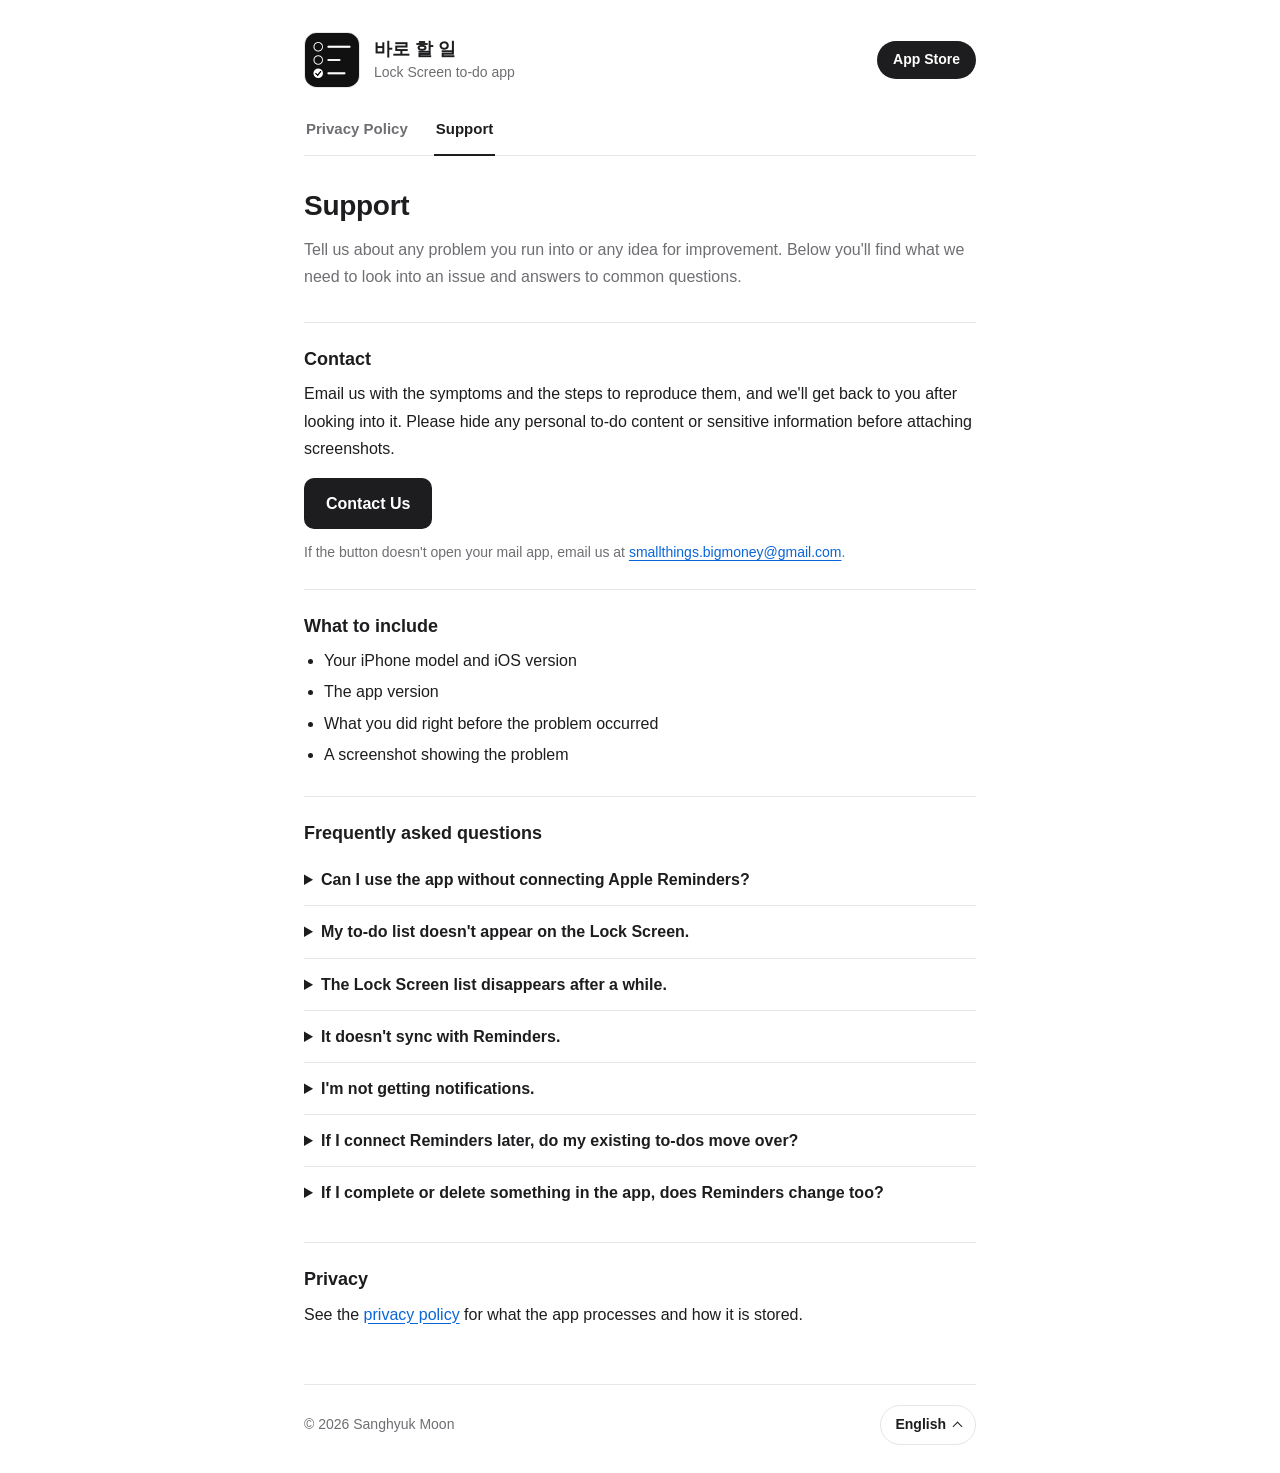
<file: barotodo/support.html>
<!doctype html>
<html lang="en">
<head>
  <meta charset="utf-8">
  <meta name="viewport" content="width=device-width, initial-scale=1">
  <meta name="description" content="바로 할 일 iOS app – Support">
  <title>바로 할 일 – Support</title>
  <link rel="icon" href="app-icon.png">
  <link rel="stylesheet" href="../assets/styles.css">
  <script src="../assets/lang.js"></script>
  <noscript><style>.l-en { display: block; }</style></noscript>
</head>
<body>
  <div class="page">
    <div class="l l-ko" lang="ko" data-title="바로 할 일 – 지원">
      <header class="app-header">
        <div class="brand">
          <img class="app-icon" src="app-icon.png" alt="바로 할 일 앱 아이콘" width="56" height="56">
          <div class="brand-text">
            <p class="app-name" lang="ko">바로 할 일</p>
            <p class="app-tag">잠금화면 투두 앱</p>
          </div>
          <a class="store-link" href="https://apps.apple.com/kr/app/id6792196850">App Store</a>
        </div>
        <nav class="tabs" aria-label="페이지 메뉴">
          <a href="index.html">개인정보 처리방침</a>
          <a href="support.html" aria-current="page">지원</a>
        </nav>
      </header>

      <main>
        <div class="intro">
          <h1>지원</h1>
          <p class="lead">앱 이용 중 발생한 문제나 개선 의견을 남겨주세요. 확인에 필요한 정보와 자주 묻는 내용을 아래에서 안내합니다.</p>
        </div>

        <section>
          <h2>문의하기</h2>
          <p>메일로 증상과 재현 방법을 남겨주시면 확인 후 답변하겠습니다. 개인적인 할 일 내용이나 민감한 정보는 가린 뒤 첨부해 주세요.</p>
          <a class="button" href="mailto:smallthings.bigmoney@gmail.com?subject=%5B%EB%B0%94%EB%A1%9C%20%ED%95%A0%20%EC%9D%BC%5D%20%EB%AC%B8%EC%9D%98">문의 남기기</a>
          <p class="note">버튼이 열리지 않으면 <a href="mailto:smallthings.bigmoney@gmail.com">smallthings.bigmoney@gmail.com</a>로 메일을 보내주세요.</p>
        </section>
        <section>
          <h2>문의할 때 알려주세요</h2>
          <ul>
            <li>사용 중인 iPhone 모델과 iOS 버전</li>
            <li>바로 할 일 앱 버전</li>
            <li>문제가 발생하기 전 수행한 순서</li>
            <li>문제를 확인할 수 있는 화면 캡처</li>
          </ul>
        </section>
        <section>
          <h2>자주 묻는 내용</h2>
          <div class="faq">
            <details>
              <summary>Apple 미리 알림을 연결하지 않아도 사용할 수 있나요?</summary>
              <p>네. 첫 화면에서 ‘이 앱만 사용하기’를 선택하면 할 일이 기기 안에만 저장됩니다. 미리 알림 권한과 관계없이 추가, 수정, 완료, 삭제와 Live Activity 기능을 사용할 수 있습니다.</p>
            </details>
            <details>
              <summary>잠금화면에 할 일 목록이 보이지 않아요.</summary>
              <p>iPhone의 설정에서 바로 할 일의 실시간 현황(Live Activities)이 허용되어 있는지 확인한 뒤 앱을 한 번 열어주세요. Live Activity는 iOS 정책에 따라 일정 시간이 지나면 자동으로 종료될 수 있습니다.</p>
            </details>
            <details>
              <summary>잠금화면 목록이 일정 시간이 지나면 사라져요.</summary>
              <p>Live Activity는 상시 고정 영역이 아니어서 iOS가 표시 시간을 관리합니다. 종료 안내 알림을 눌러 앱을 열면 남은 할 일을 확인하고 목록을 다시 표시할 수 있습니다.</p>
            </details>
            <details>
              <summary>미리 알림과 동기화되지 않아요.</summary>
              <p>설정의 개인정보 보호 및 보안에서 바로 할 일의 미리 알림 접근이 허용되어 있는지 확인해 주세요. Apple 미리 알림에 기본 목록이 없으면 새 할 일을 추가하지 못할 수 있습니다.</p>
            </details>
            <details>
              <summary>알림이 오지 않아요.</summary>
              <p>설정의 알림 메뉴에서 바로 할 일의 알림이 허용되어 있는지 확인해 주세요. 종료 안내는 기기 내부의 로컬 알림이며, 남은 할 일이 있고 Live Activity가 실행 중일 때 예약됩니다.</p>
            </details>
            <details>
              <summary>앱만 사용하다가 미리 알림을 연결하면 기존 할 일도 이동하나요?</summary>
              <p>현재는 앱 내부에 저장된 할 일이 Apple 미리 알림으로 자동 이전되지 않습니다. 연결 이후에는 Apple 미리 알림에 저장된 목록을 기준으로 동기화합니다.</p>
            </details>
            <details>
              <summary>앱에서 완료하거나 삭제하면 미리 알림에도 반영되나요?</summary>
              <p>Apple 미리 알림 연결 상태에서는 완료, 완료 해제, 수정, 삭제 내용이 Apple 미리 알림에도 반영됩니다. 완료 목록의 ‘비우기’도 연결된 완료 항목을 삭제하므로 실행 전에 확인해 주세요.</p>
            </details>
          </div>
        </section>
        <section>
          <h2>개인정보</h2>
          <p>앱이 처리하는 정보와 저장 방식은 <a href="index.html">개인정보 처리방침</a>에서 확인할 수 있습니다.</p>
        </section>
      </main>
    </div>
    <div class="l l-en" lang="en" data-title="바로 할 일 – Support">
      <header class="app-header">
        <div class="brand">
          <img class="app-icon" src="app-icon.png" alt="바로 할 일 app icon" width="56" height="56">
          <div class="brand-text">
            <p class="app-name" lang="ko">바로 할 일</p>
            <p class="app-tag">Lock Screen to-do app</p>
          </div>
          <a class="store-link" href="https://apps.apple.com/kr/app/id6792196850">App Store</a>
        </div>
        <nav class="tabs" aria-label="Page menu">
          <a href="index.html">Privacy Policy</a>
          <a href="support.html" aria-current="page">Support</a>
        </nav>
      </header>

      <main>
        <div class="intro">
          <h1>Support</h1>
          <p class="lead">Tell us about any problem you run into or any idea for improvement. Below you'll find what we need to look into an issue and answers to common questions.</p>
        </div>

        <section>
          <h2>Contact</h2>
          <p>Email us with the symptoms and the steps to reproduce them, and we'll get back to you after looking into it. Please hide any personal to-do content or sensitive information before attaching screenshots.</p>
          <a class="button" href="mailto:smallthings.bigmoney@gmail.com?subject=%5B%EB%B0%94%EB%A1%9C%20%ED%95%A0%20%EC%9D%BC%5D%20Inquiry">Contact Us</a>
          <p class="note">If the button doesn't open your mail app, email us at <a href="mailto:smallthings.bigmoney@gmail.com">smallthings.bigmoney@gmail.com</a>.</p>
        </section>
        <section>
          <h2>What to include</h2>
          <ul>
            <li>Your iPhone model and iOS version</li>
            <li>The app version</li>
            <li>What you did right before the problem occurred</li>
            <li>A screenshot showing the problem</li>
          </ul>
        </section>
        <section>
          <h2>Frequently asked questions</h2>
          <div class="faq">
            <details>
              <summary>Can I use the app without connecting Apple Reminders?</summary>
              <p>Yes. If you choose “Use this app only” (이 앱만 사용하기) on the first screen, your to-dos are stored only on your device. You can add, edit, complete, and delete to-dos and use Live Activities regardless of the Reminders permission.</p>
            </details>
            <details>
              <summary>My to-do list doesn't appear on the Lock Screen.</summary>
              <p>In iPhone Settings, check that Live Activities are allowed for the app, then open the app once. Under iOS policy, a Live Activity may end automatically after a certain amount of time.</p>
            </details>
            <details>
              <summary>The Lock Screen list disappears after a while.</summary>
              <p>A Live Activity is not a permanently pinned area; iOS manages how long it is shown. Tap the end-of-activity notification to open the app, check your remaining to-dos, and show the list again.</p>
            </details>
            <details>
              <summary>It doesn't sync with Reminders.</summary>
              <p>In Settings > Privacy &amp; Security, check that the app is allowed to access Reminders. If Apple Reminders has no default list, new to-dos may not be added.</p>
            </details>
            <details>
              <summary>I'm not getting notifications.</summary>
              <p>In Settings > Notifications, check that notifications are allowed for the app. The end-of-activity notice is an on-device local notification, scheduled only when you have remaining to-dos and a Live Activity is running.</p>
            </details>
            <details>
              <summary>If I connect Reminders later, do my existing to-dos move over?</summary>
              <p>Currently, to-dos stored inside the app are not migrated to Apple Reminders automatically. After connecting, the app syncs based on the lists stored in Apple Reminders.</p>
            </details>
            <details>
              <summary>If I complete or delete something in the app, does Reminders change too?</summary>
              <p>While connected to Apple Reminders, completing, un-completing, editing, and deleting are also reflected there. “Clear” (비우기) in the completed list also deletes the connected completed items, so please check before using it.</p>
            </details>
          </div>
        </section>
        <section>
          <h2>Privacy</h2>
          <p>See the <a href="index.html">privacy policy</a> for what the app processes and how it is stored.</p>
        </section>
      </main>
    </div>
    <div class="l l-ja" lang="ja" data-title="바로 할 일 – サポート">
      <header class="app-header">
        <div class="brand">
          <img class="app-icon" src="app-icon.png" alt="바로 할 일 アプリアイコン" width="56" height="56">
          <div class="brand-text">
            <p class="app-name" lang="ko">바로 할 일</p>
            <p class="app-tag">ロック画面ToDoアプリ</p>
          </div>
          <a class="store-link" href="https://apps.apple.com/kr/app/id6792196850">App Store</a>
        </div>
        <nav class="tabs" aria-label="ページメニュー">
          <a href="index.html">プライバシーポリシー</a>
          <a href="support.html" aria-current="page">サポート</a>
        </nav>
      </header>

      <main>
        <div class="intro">
          <h1>サポート</h1>
          <p class="lead">アプリのご利用中に発生した問題や改善のご意見をお寄せください。確認に必要な情報とよくある質問を以下でご案内します。</p>
        </div>

        <section>
          <h2>お問い合わせ</h2>
          <p>症状と再現手順をメールでお知らせいただければ、確認のうえ回答いたします。個人的なToDoの内容や機密情報は隠してから添付してください。</p>
          <a class="button" href="mailto:smallthings.bigmoney@gmail.com?subject=%5B%EB%B0%94%EB%A1%9C%20%ED%95%A0%20%EC%9D%BC%5D%20%E3%81%8A%E5%95%8F%E3%81%84%E5%90%88%E3%82%8F%E3%81%9B">問い合わせる</a>
          <p class="note">ボタンが開かない場合は、<a href="mailto:smallthings.bigmoney@gmail.com">smallthings.bigmoney@gmail.com</a> までメールをお送りください。</p>
        </section>
        <section>
          <h2>お問い合わせの際にお知らせください</h2>
          <ul>
            <li>お使いのiPhoneの機種とiOSのバージョン</li>
            <li>アプリのバージョン</li>
            <li>問題が発生する前に行った操作</li>
            <li>問題が確認できるスクリーンショット</li>
          </ul>
        </section>
        <section>
          <h2>よくある質問</h2>
          <div class="faq">
            <details>
              <summary>Appleのリマインダーと連携しなくても使えますか？</summary>
              <p>はい。最初の画面で「このアプリのみを使う」（이 앱만 사용하기）を選択すると、ToDoはデバイス内にのみ保存されます。リマインダーの権限に関係なく、追加、編集、完了、削除、ライブアクティビティをご利用いただけます。</p>
            </details>
            <details>
              <summary>ロック画面にToDoリストが表示されません。</summary>
              <p>iPhoneの設定で本アプリのライブアクティビティが許可されているか確認し、アプリを一度開いてください。ライブアクティビティはiOSの仕様により、一定時間が経過すると自動的に終了することがあります。</p>
            </details>
            <details>
              <summary>ロック画面のリストがしばらくすると消えてしまいます。</summary>
              <p>ライブアクティビティは常時固定される領域ではなく、表示時間はiOSが管理します。終了のお知らせ通知をタップしてアプリを開くと、残りのToDoを確認し、リストを再表示できます。</p>
            </details>
            <details>
              <summary>リマインダーと同期されません。</summary>
              <p>設定の「プライバシーとセキュリティ」で、本アプリにリマインダーへのアクセスが許可されているかご確認ください。Appleのリマインダーにデフォルトリストがない場合、新しいToDoを追加できないことがあります。</p>
            </details>
            <details>
              <summary>通知が届きません。</summary>
              <p>設定の「通知」で、本アプリの通知が許可されているかご確認ください。終了のお知らせはデバイス内のローカル通知で、残りのToDoがあり、ライブアクティビティが実行中の場合に予約されます。</p>
            </details>
            <details>
              <summary>アプリのみで使った後にリマインダーと連携すると、既存のToDoも移行されますか？</summary>
              <p>現在、アプリ内に保存されたToDoはAppleのリマインダーへ自動的に移行されません。連携後は、Appleのリマインダーに保存されたリストを基準に同期します。</p>
            </details>
            <details>
              <summary>アプリで完了や削除をすると、リマインダーにも反映されますか？</summary>
              <p>Appleのリマインダーと連携中は、完了、完了の取り消し、編集、削除がリマインダーにも反映されます。完了リストの「空にする」（비우기）も連携された完了項目を削除しますので、実行前にご確認ください。</p>
            </details>
          </div>
        </section>
        <section>
          <h2>個人情報</h2>
          <p>アプリが処理する情報と保存方法は、<a href="index.html">プライバシーポリシー</a>でご確認いただけます。</p>
        </section>
      </main>
    </div>

    <footer class="site-footer">
      <p>© 2026 Sanghyuk Moon</p>
      <details class="lang-menu">
        <summary aria-label="Language"><span data-lang-label>Language</span></summary>
        <div class="menu">
          <button type="button" data-set-lang="en" lang="en">English</button>
          <button type="button" data-set-lang="ko" lang="ko">한국어</button>
          <button type="button" data-set-lang="ja" lang="ja">日本語</button>
          <hr>
          <a href="https://smallthingsbigmoney.github.io">Home</a>
        </div>
      </details>
    </footer>
  </div>
</body>
</html>
</file>
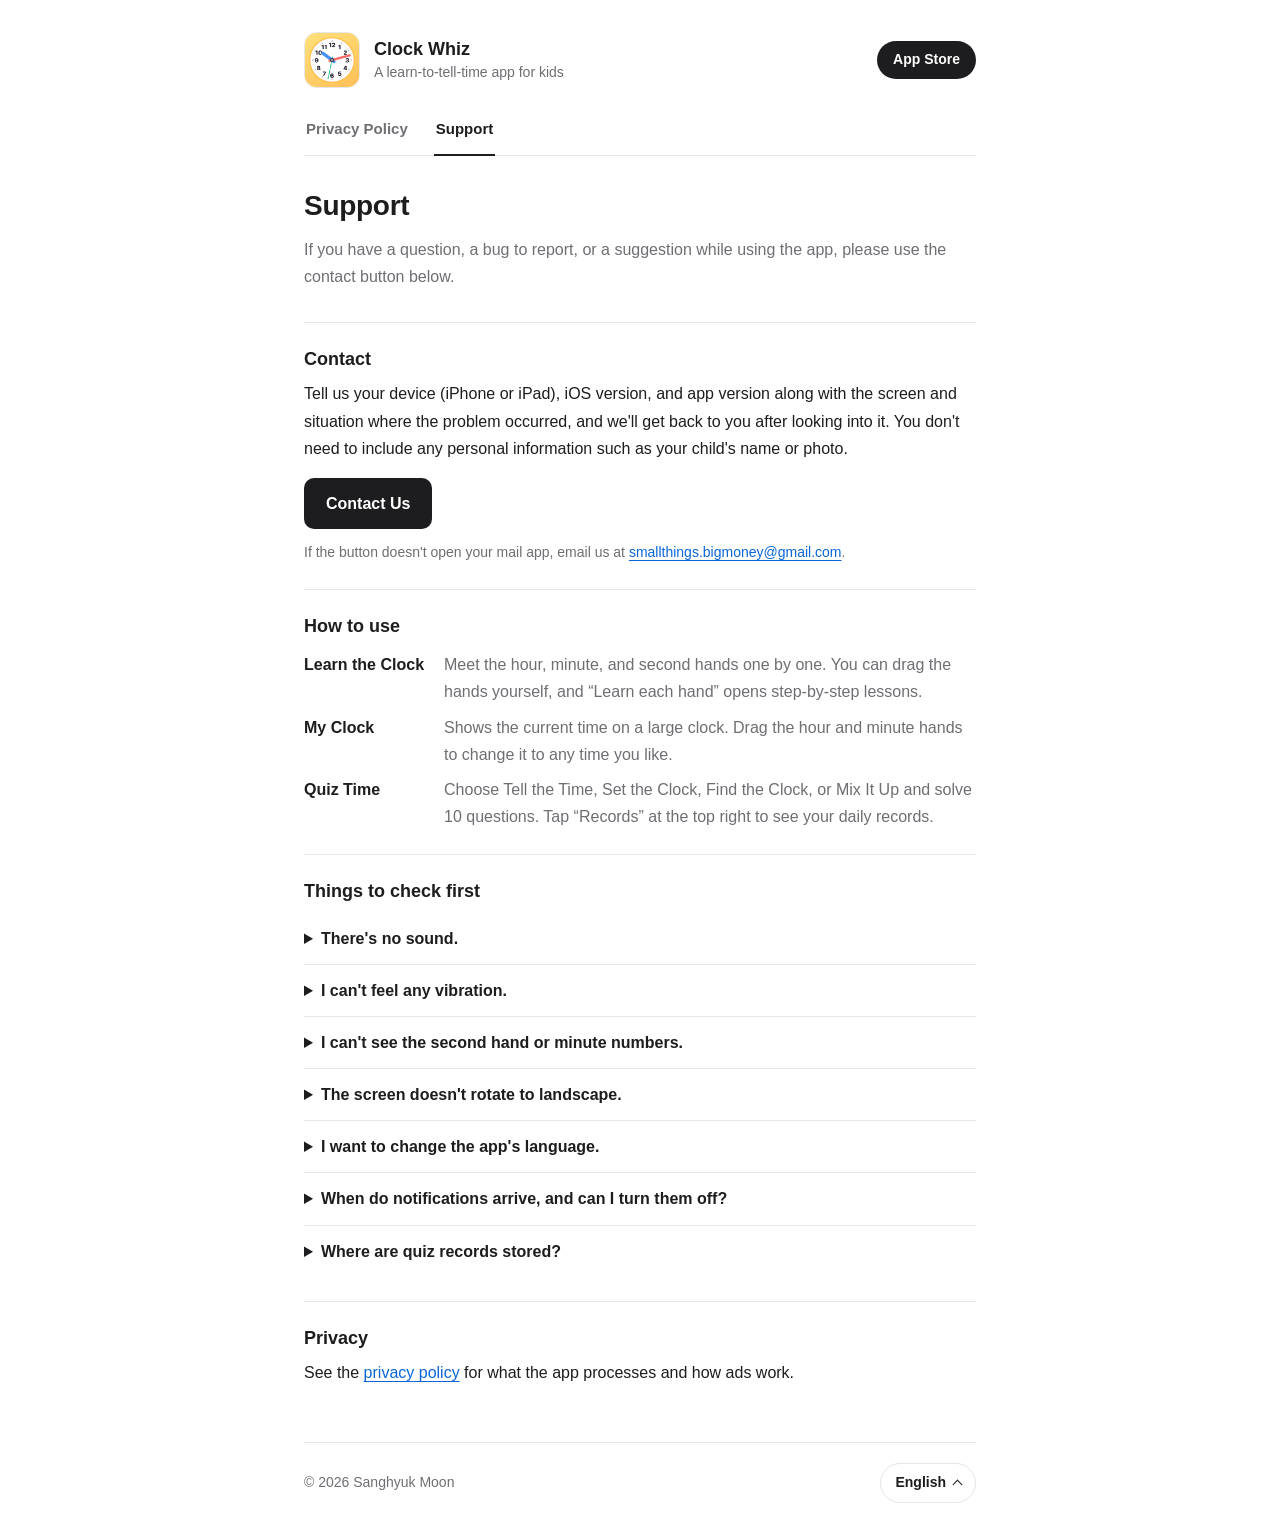
<file: clockwhiz/support.html>
<!doctype html>
<html lang="en">
<head>
  <meta charset="utf-8">
  <meta name="viewport" content="width=device-width, initial-scale=1">
  <meta name="description" content="시계 박사 iOS app – Support">
  <title>시계 박사 – Support</title>
  <link rel="icon" href="app-icon.png">
  <link rel="stylesheet" href="../assets/styles.css">
  <script src="../assets/lang.js"></script>
  <noscript><style>.l-en { display: block; }</style></noscript>
</head>
<body>
  <div class="page">
    <div class="l l-ko" lang="ko" data-title="시계 박사 – 지원">
      <header class="app-header">
        <div class="brand">
          <img class="app-icon" src="app-icon.png" alt="시계 박사 앱 아이콘" width="56" height="56">
          <div class="brand-text">
            <p class="app-name" lang="ko">시계 박사</p>
            <p class="app-tag">어린이를 위한 시계 읽기 교육 앱</p>
          </div>
          <a class="store-link" href="https://apps.apple.com/app/id6836292083">App Store</a>
        </div>
        <nav class="tabs" aria-label="페이지 메뉴">
          <a href="index.html">개인정보 처리방침</a>
          <a href="support.html" aria-current="page">지원</a>
        </nav>
      </header>

      <main>
        <div class="intro">
          <h1>지원</h1>
          <p class="lead">앱 이용 중 궁금한 점, 오류 제보 또는 개선 제안이 있다면 아래 문의 버튼을 이용해 주세요.</p>
        </div>

        <section>
          <h2>문의하기</h2>
          <p>사용 중인 기기(iPhone 또는 iPad), iOS 버전, 앱 버전과 함께 문제가 발생한 화면과 상황을 남겨주시면 확인 후 답변하겠습니다. 어린이의 이름이나 사진 등 개인정보는 적지 않아도 됩니다.</p>
          <a class="button" href="mailto:smallthings.bigmoney@gmail.com?subject=%5B%EC%8B%9C%EA%B3%84%20%EB%B0%95%EC%82%AC%5D%20%EB%AC%B8%EC%9D%98">문의 남기기</a>
          <p class="note">버튼이 열리지 않으면 <a href="mailto:smallthings.bigmoney@gmail.com">smallthings.bigmoney@gmail.com</a>로 메일을 보내주세요.</p>
        </section>
        <section>
          <h2>사용 안내</h2>
          <dl class="details">
            <dt>시계가 궁금해요</dt>
            <dd>시침·분침·초침을 하나씩 알아봅니다. 바늘을 직접 잡아 돌려 볼 수 있고, ‘시침 · 분침 · 초침 알아보기’에서 단계별 설명을 볼 수 있습니다.</dd>
            <dt>나의 시계</dt>
            <dd>현재 시간을 큰 시계로 보여줍니다. 시침과 분침을 잡고 돌리면 원하는 시간으로 바꿀 수 있습니다.</dd>
            <dt>퀴즈 놀이터</dt>
            <dd>시계 읽기, 시계 맞추기, 시계 고르기, 섞어서 중에 골라 10문제를 풉니다. 오른쪽 위 ‘기록’에서 날짜별 기록을 볼 수 있습니다.</dd>
          </dl>
        </section>
        <section>
          <h2>자주 확인할 내용</h2>
          <div class="faq">
            <details>
              <summary>소리가 나지 않아요.</summary>
              <p>나의 시계 오른쪽 위 ‘시계 설정’에서 효과음이 켜져 있는지 확인해 주세요. 효과음은 iPhone의 무음 스위치를 따르므로 무음 모드에서는 소리가 나지 않습니다.</p>
            </details>
            <details>
              <summary>진동이 느껴지지 않아요.</summary>
              <p>‘시계 설정’에서 진동이 켜져 있는지 확인해 주세요. iPad는 진동을 지원하지 않아 효과음으로 대신합니다.</p>
            </details>
            <details>
              <summary>초침이나 분 숫자가 보이지 않아요.</summary>
              <p>처음 설치하면 초침과 분 숫자는 꺼져 있습니다. ‘시계 설정’에서 초침 보기와 분 숫자 보기를 켤 수 있습니다.</p>
            </details>
            <details>
              <summary>화면이 가로로 돌아가지 않아요.</summary>
              <p>iPhone과 iPad에서는 세로 화면으로만 사용할 수 있습니다. 접는 iPhone(iPhone Duo)을 펼쳤을 때는 가로 화면도 지원합니다.</p>
            </details>
            <details>
              <summary>앱 언어를 바꾸고 싶어요.</summary>
              <p>앱은 한국어, 영어, 일본어를 지원하며 기기 언어를 따릅니다. 이 앱만 다른 언어로 쓰려면 iPhone 설정 > 앱 > 시계 박사 > 언어에서 바꿀 수 있습니다.</p>
            </details>
            <details>
              <summary>알림은 언제 오나요? 끌 수 있나요?</summary>
              <p>알림을 허용하면 앱을 사용한 뒤 2시간이 지났을 때 시계 놀이를 권하는 알림을 한 번 보냅니다. 오전 10시부터 오후 9시 사이에만 보내며, 밤이나 이른 아침에는 보내지 않습니다. 받고 싶지 않으면 iPhone 설정 > 앱 > 시계 박사 > 알림에서 끌 수 있습니다.</p>
            </details>
            <details>
              <summary>퀴즈 기록은 어디에 저장되나요?</summary>
              <p>기록은 기기 안에만 저장됩니다. 앱을 삭제하면 기록도 함께 삭제되며 복구할 수 없습니다.</p>
            </details>
          </div>
        </section>
        <section>
          <h2>개인정보</h2>
          <p>앱이 처리하는 정보와 광고에 관한 내용은 <a href="index.html">개인정보 처리방침</a>에서 확인할 수 있습니다.</p>
        </section>
      </main>
    </div>
    <div class="l l-en" lang="en" data-title="Clock Whiz – Support">
      <header class="app-header">
        <div class="brand">
          <img class="app-icon" src="app-icon.png" alt="Clock Whiz app icon" width="56" height="56">
          <div class="brand-text">
            <p class="app-name">Clock Whiz</p>
            <p class="app-tag">A learn-to-tell-time app for kids</p>
          </div>
          <a class="store-link" href="https://apps.apple.com/app/id6836292083">App Store</a>
        </div>
        <nav class="tabs" aria-label="Page menu">
          <a href="index.html">Privacy Policy</a>
          <a href="support.html" aria-current="page">Support</a>
        </nav>
      </header>

      <main>
        <div class="intro">
          <h1>Support</h1>
          <p class="lead">If you have a question, a bug to report, or a suggestion while using the app, please use the contact button below.</p>
        </div>

        <section>
          <h2>Contact</h2>
          <p>Tell us your device (iPhone or iPad), iOS version, and app version along with the screen and situation where the problem occurred, and we'll get back to you after looking into it. You don't need to include any personal information such as your child's name or photo.</p>
          <a class="button" href="mailto:smallthings.bigmoney@gmail.com?subject=%5BClock%20Whiz%5D%20Inquiry">Contact Us</a>
          <p class="note">If the button doesn't open your mail app, email us at <a href="mailto:smallthings.bigmoney@gmail.com">smallthings.bigmoney@gmail.com</a>.</p>
        </section>
        <section>
          <h2>How to use</h2>
          <dl class="details">
            <dt>Learn the Clock</dt>
            <dd>Meet the hour, minute, and second hands one by one. You can drag the hands yourself, and “Learn each hand” opens step-by-step lessons.</dd>
            <dt>My Clock</dt>
            <dd>Shows the current time on a large clock. Drag the hour and minute hands to change it to any time you like.</dd>
            <dt>Quiz Time</dt>
            <dd>Choose Tell the Time, Set the Clock, Find the Clock, or Mix It Up and solve 10 questions. Tap “Records” at the top right to see your daily records.</dd>
          </dl>
        </section>
        <section>
          <h2>Things to check first</h2>
          <div class="faq">
            <details>
              <summary>There's no sound.</summary>
              <p>Tap “Settings” at the top right of My Clock and check that Sound effects is on. Sound effects follow the iPhone's silent switch, so they don't play in silent mode.</p>
            </details>
            <details>
              <summary>I can't feel any vibration.</summary>
              <p>Check that Vibration is on in Clock Settings. iPad doesn't support vibration, so sound effects are used instead.</p>
            </details>
            <details>
              <summary>I can't see the second hand or minute numbers.</summary>
              <p>Both are off when the app is first installed. You can turn on Show second hand and Show minute numbers in Clock Settings.</p>
            </details>
            <details>
              <summary>The screen doesn't rotate to landscape.</summary>
              <p>On iPhone and iPad the app works in portrait orientation only. On a foldable iPhone (iPhone Duo), landscape is also supported when the device is unfolded.</p>
            </details>
            <details>
              <summary>I want to change the app's language.</summary>
              <p>The app supports Korean, English, and Japanese and follows your device language. To use a different language for this app only, go to iPhone Settings > Apps > Clock Whiz > Language.</p>
            </details>
            <details>
              <summary>When do notifications arrive, and can I turn them off?</summary>
              <p>If you allow notifications, the app sends one reminder inviting your child to play with the clock two hours after the app was last used. Reminders are sent only between 10:00 AM and 9:00 PM, never at night or in the early morning. To stop them, go to iPhone Settings > Apps > Clock Whiz > Notifications.</p>
            </details>
            <details>
              <summary>Where are quiz records stored?</summary>
              <p>Records are stored only on your device. Deleting the app also deletes the records, and they cannot be recovered.</p>
            </details>
          </div>
        </section>
        <section>
          <h2>Privacy</h2>
          <p>See the <a href="index.html">privacy policy</a> for what the app processes and how ads work.</p>
        </section>
      </main>
    </div>
    <div class="l l-ja" lang="ja" data-title="とけいはかせ – サポート">
      <header class="app-header">
        <div class="brand">
          <img class="app-icon" src="app-icon.png" alt="とけいはかせ アプリアイコン" width="56" height="56">
          <div class="brand-text">
            <p class="app-name">とけいはかせ</p>
            <p class="app-tag">こどものための時計の読み方学習アプリ</p>
          </div>
          <a class="store-link" href="https://apps.apple.com/app/id6836292083">App Store</a>
        </div>
        <nav class="tabs" aria-label="ページメニュー">
          <a href="index.html">プライバシーポリシー</a>
          <a href="support.html" aria-current="page">サポート</a>
        </nav>
      </header>

      <main>
        <div class="intro">
          <h1>サポート</h1>
          <p class="lead">アプリのご利用中にご不明な点、不具合のご報告、改善のご提案がありましたら、下のお問い合わせボタンをご利用ください。</p>
        </div>

        <section>
          <h2>お問い合わせ</h2>
          <p>お使いのデバイス（iPhoneまたはiPad）、iOSのバージョン、アプリのバージョンとあわせて、問題が発生した画面と状況をお知らせいただければ、確認のうえ回答いたします。お子様のお名前や写真などの個人情報は記載不要です。</p>
          <a class="button" href="mailto:smallthings.bigmoney@gmail.com?subject=%5B%E3%81%A8%E3%81%91%E3%81%84%E3%81%AF%E3%81%8B%E3%81%9B%5D%20%E3%81%8A%E5%95%8F%E3%81%84%E5%90%88%E3%82%8F%E3%81%9B">問い合わせる</a>
          <p class="note">ボタンが開かない場合は、<a href="mailto:smallthings.bigmoney@gmail.com">smallthings.bigmoney@gmail.com</a> までメールをお送りください。</p>
        </section>
        <section>
          <h2>使い方</h2>
          <dl class="details">
            <dt>とけいを学ぼう</dt>
            <dd>短針・長針・秒針をひとつずつ学びます。針を自分で動かすことができ、「はりをくわしく学ぼう」でステップごとの説明を見られます。</dd>
            <dt>わたしのとけい</dt>
            <dd>現在の時刻を大きな時計で表示します。短針と長針を動かすと、好きな時刻に変えられます。</dd>
            <dt>クイズひろば</dt>
            <dd>時計よみ、時計あわせ、時計えらび、ミックスから選んで10問に挑戦します。右上の「きろく」で日ごとのきろくを見られます。</dd>
          </dl>
        </section>
        <section>
          <h2>まずご確認ください</h2>
          <div class="faq">
            <details>
              <summary>音が鳴りません。</summary>
              <p>わたしのとけいの右上にある「設定」で、効果音がオンになっているかご確認ください。効果音はiPhoneの消音スイッチに従うため、消音モードでは鳴りません。</p>
            </details>
            <details>
              <summary>振動を感じません。</summary>
              <p>「時計の設定」で振動がオンになっているかご確認ください。iPadは振動に対応していないため、効果音で代用しています。</p>
            </details>
            <details>
              <summary>秒針や分の数字が表示されません。</summary>
              <p>インストール直後は、秒針と分の数字はオフになっています。「時計の設定」で「秒針を表示」と「分の数字を表示」をオンにできます。</p>
            </details>
            <details>
              <summary>画面が横向きになりません。</summary>
              <p>iPhoneとiPadでは、縦向きでのみご利用いただけます。折りたたみ式のiPhone（iPhone Duo）を開いた状態では、横向きにも対応しています。</p>
            </details>
            <details>
              <summary>アプリの言語を変更したい。</summary>
              <p>本アプリは韓国語、英語、日本語に対応しており、デバイスの言語に従います。このアプリだけ別の言語で使う場合は、iPhoneの設定 > アプリ > とけいはかせ > 言語 で変更できます。</p>
            </details>
            <details>
              <summary>通知はいつ届きますか？オフにできますか？</summary>
              <p>通知を許可すると、アプリを使い終えてから2時間後に、時計あそびにさそう通知を1回お送りします。送信は午前10時から午後9時の間のみで、夜間や早朝には送りません。不要な場合は、iPhoneの設定 > アプリ > とけいはかせ > 通知 でオフにできます。</p>
            </details>
            <details>
              <summary>クイズのきろくはどこに保存されますか？</summary>
              <p>きろくはデバイス内にのみ保存されます。アプリを削除するときろくも削除され、復元することはできません。</p>
            </details>
          </div>
        </section>
        <section>
          <h2>個人情報</h2>
          <p>アプリが処理する情報と広告については、<a href="index.html">プライバシーポリシー</a>でご確認いただけます。</p>
        </section>
      </main>
    </div>

    <footer class="site-footer">
      <p>© 2026 Sanghyuk Moon</p>
      <details class="lang-menu">
        <summary aria-label="Language"><span data-lang-label>Language</span></summary>
        <div class="menu">
          <button type="button" data-set-lang="en" lang="en">English</button>
          <button type="button" data-set-lang="ko" lang="ko">한국어</button>
          <button type="button" data-set-lang="ja" lang="ja">日本語</button>
          <hr>
          <a href="https://smallthingsbigmoney.github.io">Home</a>
        </div>
      </details>
    </footer>
  </div>
</body>
</html>
</file>
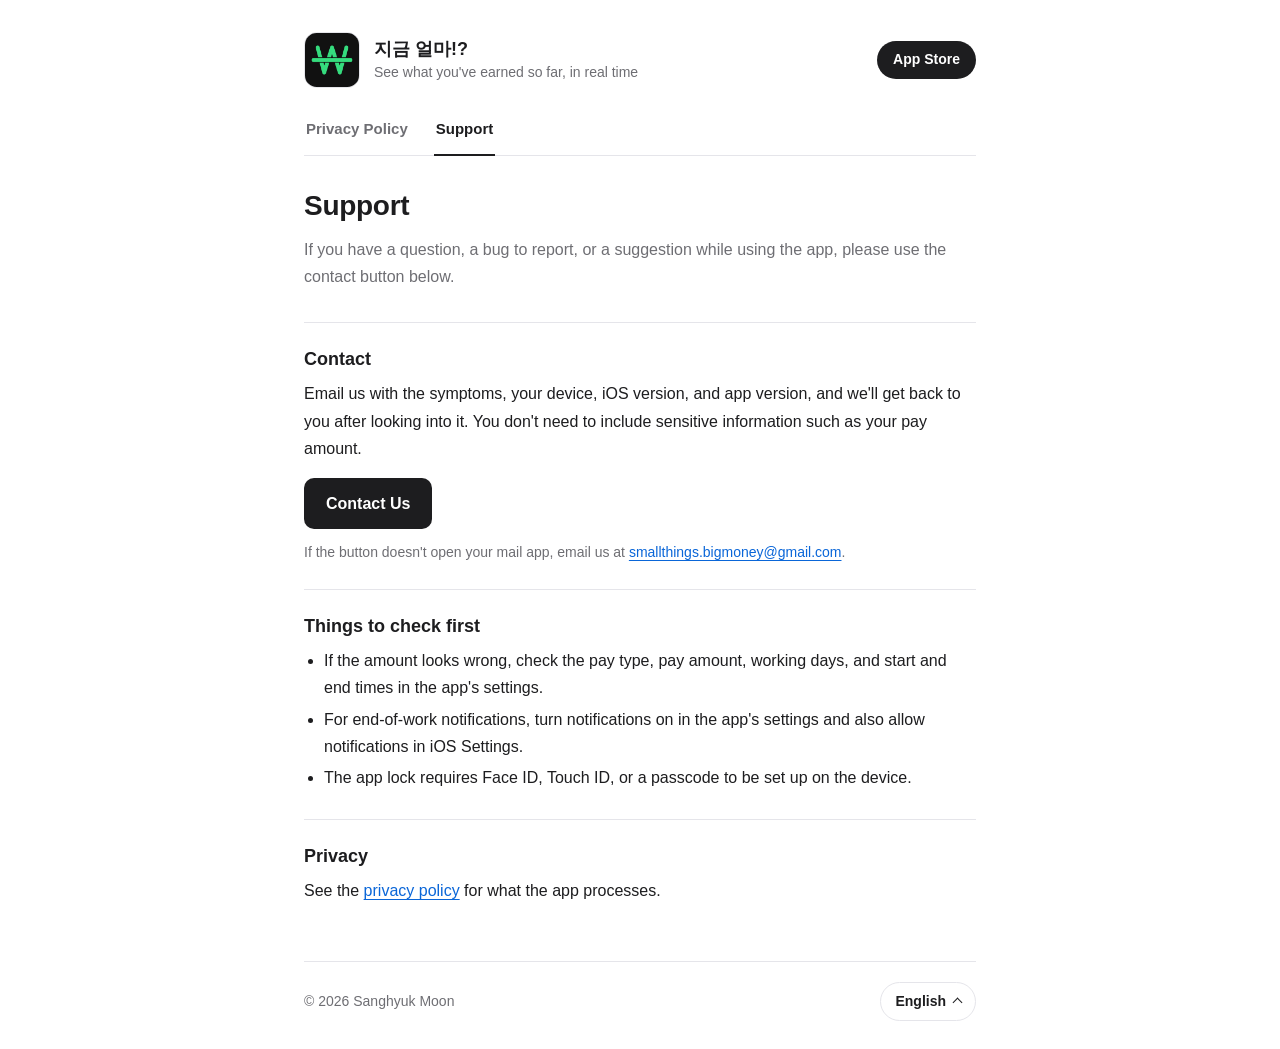
<file: howmuch/support.html>
<!doctype html>
<html lang="en">
<head>
  <meta charset="utf-8">
  <meta name="viewport" content="width=device-width, initial-scale=1">
  <meta name="description" content="지금 얼마!? iOS app – Support">
  <title>지금 얼마!? – Support</title>
  <link rel="icon" href="app-icon.png">
  <link rel="stylesheet" href="../assets/styles.css">
  <script src="../assets/lang.js"></script>
  <noscript><style>.l-en { display: block; }</style></noscript>
</head>
<body>
  <div class="page">
    <div class="l l-ko" lang="ko" data-title="지금 얼마!? – 지원">
      <header class="app-header">
        <div class="brand">
          <img class="app-icon" src="app-icon.png" alt="지금 얼마!? 앱 아이콘" width="56" height="56">
          <div class="brand-text">
            <p class="app-name" lang="ko">지금 얼마!?</p>
            <p class="app-tag">지금까지 번 급여를 실시간으로 보여주는 앱</p>
          </div>
          <a class="store-link" href="https://apps.apple.com/kr/app/id6780528556">App Store</a>
        </div>
        <nav class="tabs" aria-label="페이지 메뉴">
          <a href="index.html">개인정보 처리방침</a>
          <a href="support.html" aria-current="page">지원</a>
        </nav>
      </header>

      <main>
        <div class="intro">
          <h1>지원</h1>
          <p class="lead">앱 이용 중 궁금한 점, 오류 제보, 개선 제안이 있다면 아래 문의 버튼을 이용해 주세요.</p>
        </div>

        <section>
          <h2>문의하기</h2>
          <p>메일로 증상과 사용 중인 기기, iOS 버전, 앱 버전을 남겨주시면 확인 후 답변하겠습니다. 급여 금액처럼 민감한 정보는 적지 않아도 됩니다.</p>
          <a class="button" href="mailto:smallthings.bigmoney@gmail.com?subject=%5B%EC%A7%80%EA%B8%88%20%EC%96%BC%EB%A7%88%21%3F%5D%20%EB%AC%B8%EC%9D%98">문의 남기기</a>
          <p class="note">버튼이 열리지 않으면 <a href="mailto:smallthings.bigmoney@gmail.com">smallthings.bigmoney@gmail.com</a>로 메일을 보내주세요.</p>
        </section>
        <section>
          <h2>자주 확인할 내용</h2>
          <ul>
            <li>금액이 맞지 않으면 앱 설정에서 급여 형태, 급여 금액, 근무 요일, 출퇴근 시간을 확인해 주세요.</li>
            <li>퇴근 알림은 앱 설정에서 알림을 켠 뒤, iOS 설정에서도 알림 허용이 필요합니다.</li>
            <li>앱 잠금은 기기에 Face ID, Touch ID 또는 암호가 설정되어 있어야 사용할 수 있습니다.</li>
          </ul>
        </section>
        <section>
          <h2>개인정보</h2>
          <p>앱이 처리하는 정보는 <a href="index.html">개인정보 처리방침</a>에서 확인할 수 있습니다.</p>
        </section>
      </main>
    </div>
    <div class="l l-en" lang="en" data-title="지금 얼마!? – Support">
      <header class="app-header">
        <div class="brand">
          <img class="app-icon" src="app-icon.png" alt="지금 얼마!? app icon" width="56" height="56">
          <div class="brand-text">
            <p class="app-name" lang="ko">지금 얼마!?</p>
            <p class="app-tag">See what you've earned so far, in real time</p>
          </div>
          <a class="store-link" href="https://apps.apple.com/kr/app/id6780528556">App Store</a>
        </div>
        <nav class="tabs" aria-label="Page menu">
          <a href="index.html">Privacy Policy</a>
          <a href="support.html" aria-current="page">Support</a>
        </nav>
      </header>

      <main>
        <div class="intro">
          <h1>Support</h1>
          <p class="lead">If you have a question, a bug to report, or a suggestion while using the app, please use the contact button below.</p>
        </div>

        <section>
          <h2>Contact</h2>
          <p>Email us with the symptoms, your device, iOS version, and app version, and we'll get back to you after looking into it. You don't need to include sensitive information such as your pay amount.</p>
          <a class="button" href="mailto:smallthings.bigmoney@gmail.com?subject=%5B%EC%A7%80%EA%B8%88%20%EC%96%BC%EB%A7%88%21%3F%5D%20Inquiry">Contact Us</a>
          <p class="note">If the button doesn't open your mail app, email us at <a href="mailto:smallthings.bigmoney@gmail.com">smallthings.bigmoney@gmail.com</a>.</p>
        </section>
        <section>
          <h2>Things to check first</h2>
          <ul>
            <li>If the amount looks wrong, check the pay type, pay amount, working days, and start and end times in the app's settings.</li>
            <li>For end-of-work notifications, turn notifications on in the app's settings and also allow notifications in iOS Settings.</li>
            <li>The app lock requires Face ID, Touch ID, or a passcode to be set up on the device.</li>
          </ul>
        </section>
        <section>
          <h2>Privacy</h2>
          <p>See the <a href="index.html">privacy policy</a> for what the app processes.</p>
        </section>
      </main>
    </div>
    <div class="l l-ja" lang="ja" data-title="지금 얼마!? – サポート">
      <header class="app-header">
        <div class="brand">
          <img class="app-icon" src="app-icon.png" alt="지금 얼마!? アプリアイコン" width="56" height="56">
          <div class="brand-text">
            <p class="app-name" lang="ko">지금 얼마!?</p>
            <p class="app-tag">今までに稼いだ給与をリアルタイムで表示するアプリ</p>
          </div>
          <a class="store-link" href="https://apps.apple.com/kr/app/id6780528556">App Store</a>
        </div>
        <nav class="tabs" aria-label="ページメニュー">
          <a href="index.html">プライバシーポリシー</a>
          <a href="support.html" aria-current="page">サポート</a>
        </nav>
      </header>

      <main>
        <div class="intro">
          <h1>サポート</h1>
          <p class="lead">アプリのご利用中にご不明な点、不具合のご報告、改善のご提案がありましたら、下のお問い合わせボタンをご利用ください。</p>
        </div>

        <section>
          <h2>お問い合わせ</h2>
          <p>症状とお使いのデバイス、iOSのバージョン、アプリのバージョンをメールでお知らせいただければ、確認のうえ回答いたします。給与額などの機密性の高い情報は記載不要です。</p>
          <a class="button" href="mailto:smallthings.bigmoney@gmail.com?subject=%5B%EC%A7%80%EA%B8%88%20%EC%96%BC%EB%A7%88%21%3F%5D%20%E3%81%8A%E5%95%8F%E3%81%84%E5%90%88%E3%82%8F%E3%81%9B">問い合わせる</a>
          <p class="note">ボタンが開かない場合は、<a href="mailto:smallthings.bigmoney@gmail.com">smallthings.bigmoney@gmail.com</a> までメールをお送りください。</p>
        </section>
        <section>
          <h2>まずご確認ください</h2>
          <ul>
            <li>金額が合わない場合は、アプリの設定で給与形態、給与額、勤務曜日、出退勤時刻をご確認ください。</li>
            <li>退勤通知は、アプリの設定で通知をオンにしたうえで、iOSの設定でも通知を許可する必要があります。</li>
            <li>アプリロックは、デバイスにFace ID、Touch ID、またはパスコードが設定されている場合に利用できます。</li>
          </ul>
        </section>
        <section>
          <h2>個人情報</h2>
          <p>アプリが処理する情報は、<a href="index.html">プライバシーポリシー</a>でご確認いただけます。</p>
        </section>
      </main>
    </div>

    <footer class="site-footer">
      <p>© 2026 Sanghyuk Moon</p>
      <details class="lang-menu">
        <summary aria-label="Language"><span data-lang-label>Language</span></summary>
        <div class="menu">
          <button type="button" data-set-lang="en" lang="en">English</button>
          <button type="button" data-set-lang="ko" lang="ko">한국어</button>
          <button type="button" data-set-lang="ja" lang="ja">日本語</button>
          <hr>
          <a href="https://smallthingsbigmoney.github.io">Home</a>
        </div>
      </details>
    </footer>
  </div>
</body>
</html>
</file>
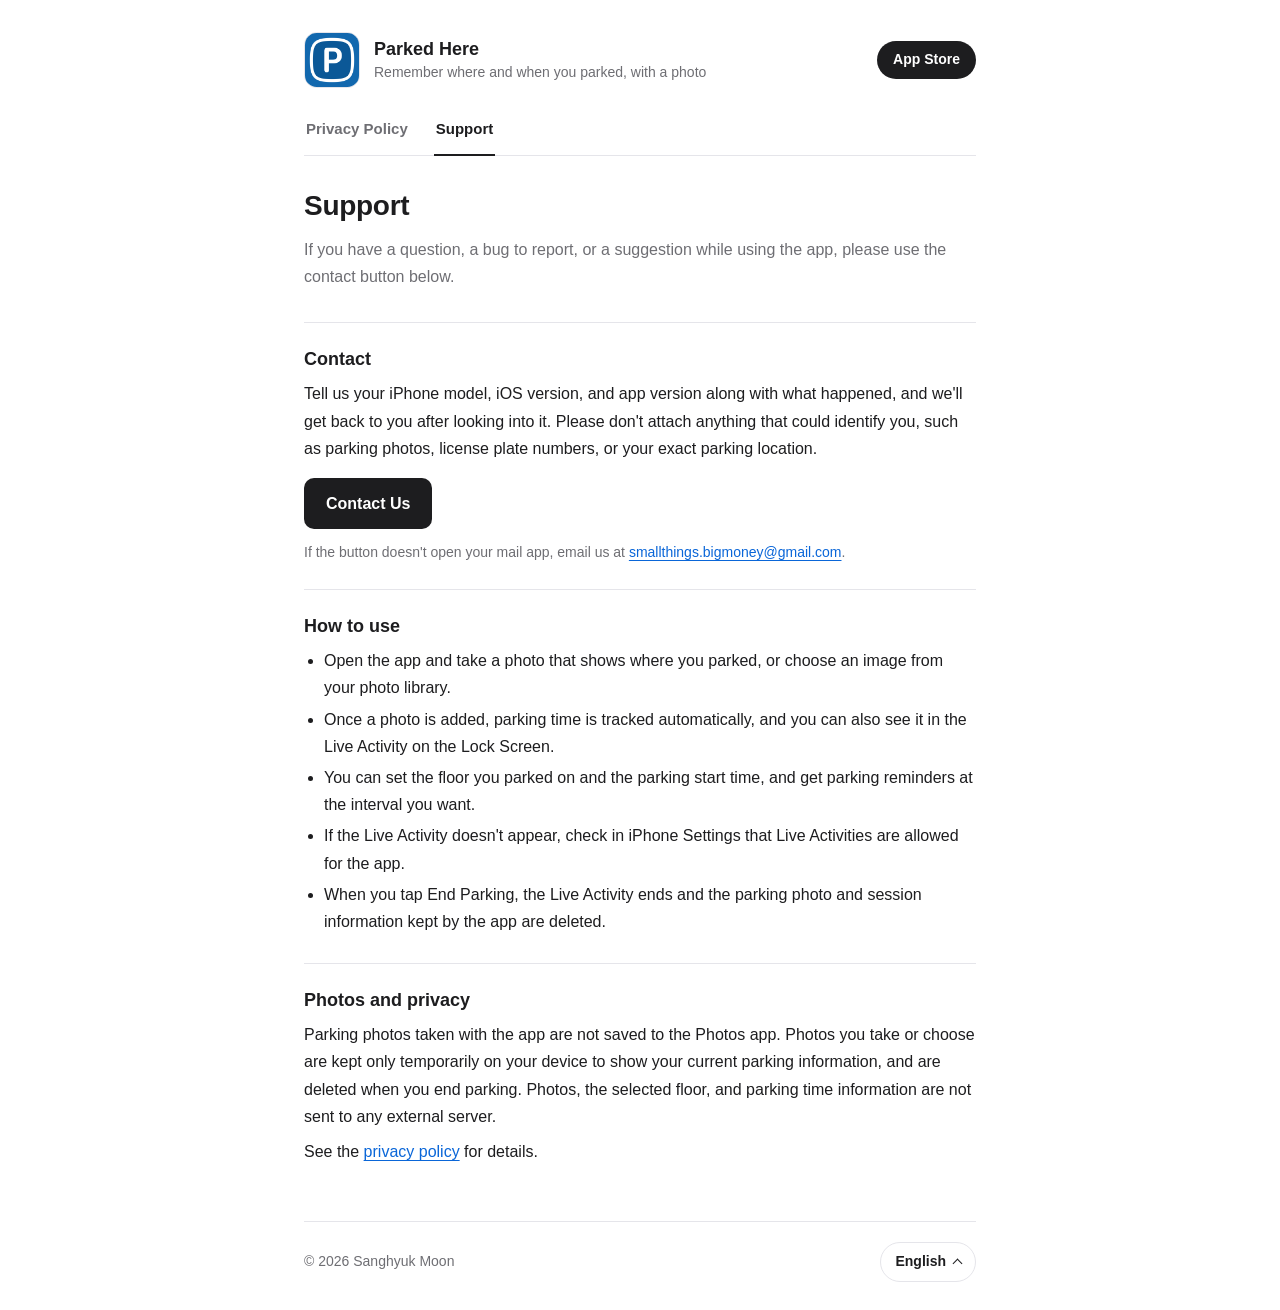
<file: parkedhere/support.html>
<!doctype html>
<html lang="en">
<head>
  <meta charset="utf-8">
  <meta name="viewport" content="width=device-width, initial-scale=1">
  <meta name="description" content="주차 여기 iOS app – Support">
  <title>주차 여기 – Support</title>
  <link rel="icon" href="app-icon.png">
  <link rel="stylesheet" href="../assets/styles.css">
  <script src="../assets/lang.js"></script>
  <noscript><style>.l-en { display: block; }</style></noscript>
</head>
<body>
  <div class="page">
    <div class="l l-ko" lang="ko" data-title="주차 여기 – 지원">
      <header class="app-header">
        <div class="brand">
          <img class="app-icon" src="app-icon.png" alt="주차 여기 앱 아이콘" width="56" height="56">
          <div class="brand-text">
            <p class="app-name" lang="ko">주차 여기</p>
            <p class="app-tag">사진으로 기억하는 주차 위치와 시간</p>
          </div>
          <a class="store-link" href="https://apps.apple.com/app/id6792790492">App Store</a>
        </div>
        <nav class="tabs" aria-label="페이지 메뉴">
          <a href="index.html">개인정보 처리방침</a>
          <a href="support.html" aria-current="page">지원</a>
        </nav>
      </header>

      <main>
        <div class="intro">
          <h1>지원</h1>
          <p class="lead">앱 이용 중 궁금한 점, 오류 제보 또는 개선 제안이 있다면 아래 문의 버튼을 이용해 주세요.</p>
        </div>

        <section>
          <h2>문의하기</h2>
          <p>사용 중인 iPhone 모델, iOS 버전, 앱 버전과 함께 문제가 발생한 상황을 남겨주시면 확인 후 답변하겠습니다. 주차 사진, 차량 번호, 정확한 주차 위치 등 개인을 식별할 수 있는 정보는 첨부하지 마세요.</p>
          <a class="button" href="mailto:smallthings.bigmoney@gmail.com?subject=%5B%EC%A3%BC%EC%B0%A8%20%EC%97%AC%EA%B8%B0%5D%20%EB%AC%B8%EC%9D%98">문의 남기기</a>
          <p class="note">버튼이 열리지 않으면 <a href="mailto:smallthings.bigmoney@gmail.com">smallthings.bigmoney@gmail.com</a>로 메일을 보내주세요.</p>
        </section>
        <section>
          <h2>사용 안내</h2>
          <ul>
            <li>앱을 실행하고 주차 위치를 확인할 수 있는 사진을 촬영하거나 사진첩에서 이미지를 선택하세요.</li>
            <li>사진을 등록하면 주차 시간이 자동으로 측정되며, 잠금 화면의 라이브 액티비티에서도 확인할 수 있습니다.</li>
            <li>주차한 층과 주차 시작 시간을 설정하고, 원하는 간격으로 주차 알림을 받을 수 있습니다.</li>
            <li>라이브 액티비티가 보이지 않는 경우 iPhone 설정에서 앱의 라이브 액티비티 사용이 허용되어 있는지 확인하세요.</li>
            <li>주차 종료를 누르면 라이브 액티비티가 종료되고 앱이 보관하던 주차 사진과 세션 정보가 삭제됩니다.</li>
          </ul>
        </section>
        <section>
          <h2>사진 및 개인정보 안내</h2>
          <p>앱으로 촬영한 주차 사진은 사진 앱에 저장되지 않습니다. 촬영하거나 직접 선택한 사진은 현재 주차 정보를 표시하기 위해 사용자의 기기 내부에서만 임시로 보관되며, 주차 종료 시 삭제됩니다. 사진, 선택한 주차 층 및 주차 시간 정보는 외부 서버로 전송되지 않습니다.</p>
          <p>자세한 내용은 <a href="index.html">개인정보 처리방침</a>에서 확인할 수 있습니다.</p>
        </section>
      </main>
    </div>
    <div class="l l-en" lang="en" data-title="Parked Here – Support">
      <header class="app-header">
        <div class="brand">
          <img class="app-icon" src="app-icon.png" alt="Parked Here app icon" width="56" height="56">
          <div class="brand-text">
            <p class="app-name">Parked Here</p>
            <p class="app-tag">Remember where and when you parked, with a photo</p>
          </div>
          <a class="store-link" href="https://apps.apple.com/app/id6792790492">App Store</a>
        </div>
        <nav class="tabs" aria-label="Page menu">
          <a href="index.html">Privacy Policy</a>
          <a href="support.html" aria-current="page">Support</a>
        </nav>
      </header>

      <main>
        <div class="intro">
          <h1>Support</h1>
          <p class="lead">If you have a question, a bug to report, or a suggestion while using the app, please use the contact button below.</p>
        </div>

        <section>
          <h2>Contact</h2>
          <p>Tell us your iPhone model, iOS version, and app version along with what happened, and we'll get back to you after looking into it. Please don't attach anything that could identify you, such as parking photos, license plate numbers, or your exact parking location.</p>
          <a class="button" href="mailto:smallthings.bigmoney@gmail.com?subject=%5B%EC%A3%BC%EC%B0%A8%20%EC%97%AC%EA%B8%B0%5D%20Inquiry">Contact Us</a>
          <p class="note">If the button doesn't open your mail app, email us at <a href="mailto:smallthings.bigmoney@gmail.com">smallthings.bigmoney@gmail.com</a>.</p>
        </section>
        <section>
          <h2>How to use</h2>
          <ul>
            <li>Open the app and take a photo that shows where you parked, or choose an image from your photo library.</li>
            <li>Once a photo is added, parking time is tracked automatically, and you can also see it in the Live Activity on the Lock Screen.</li>
            <li>You can set the floor you parked on and the parking start time, and get parking reminders at the interval you want.</li>
            <li>If the Live Activity doesn't appear, check in iPhone Settings that Live Activities are allowed for the app.</li>
            <li>When you tap End Parking, the Live Activity ends and the parking photo and session information kept by the app are deleted.</li>
          </ul>
        </section>
        <section>
          <h2>Photos and privacy</h2>
          <p>Parking photos taken with the app are not saved to the Photos app. Photos you take or choose are kept only temporarily on your device to show your current parking information, and are deleted when you end parking. Photos, the selected floor, and parking time information are not sent to any external server.</p>
          <p>See the <a href="index.html">privacy policy</a> for details.</p>
        </section>
      </main>
    </div>
    <div class="l l-ja" lang="ja" data-title="駐車ココ – サポート">
      <header class="app-header">
        <div class="brand">
          <img class="app-icon" src="app-icon.png" alt="駐車ココ アプリアイコン" width="56" height="56">
          <div class="brand-text">
            <p class="app-name">駐車ココ</p>
            <p class="app-tag">写真で覚える駐車位置と時間</p>
          </div>
          <a class="store-link" href="https://apps.apple.com/app/id6792790492">App Store</a>
        </div>
        <nav class="tabs" aria-label="ページメニュー">
          <a href="index.html">プライバシーポリシー</a>
          <a href="support.html" aria-current="page">サポート</a>
        </nav>
      </header>

      <main>
        <div class="intro">
          <h1>サポート</h1>
          <p class="lead">アプリのご利用中にご不明な点、不具合のご報告、改善のご提案がありましたら、下のお問い合わせボタンをご利用ください。</p>
        </div>

        <section>
          <h2>お問い合わせ</h2>
          <p>お使いのiPhoneの機種、iOSのバージョン、アプリのバージョンとあわせて、問題が発生した状況をお知らせいただければ、確認のうえ回答いたします。駐車写真、車両ナンバー、正確な駐車位置など、個人を特定できる情報は添付しないでください。</p>
          <a class="button" href="mailto:smallthings.bigmoney@gmail.com?subject=%5B%EC%A3%BC%EC%B0%A8%20%EC%97%AC%EA%B8%B0%5D%20%E3%81%8A%E5%95%8F%E3%81%84%E5%90%88%E3%82%8F%E3%81%9B">問い合わせる</a>
          <p class="note">ボタンが開かない場合は、<a href="mailto:smallthings.bigmoney@gmail.com">smallthings.bigmoney@gmail.com</a> までメールをお送りください。</p>
        </section>
        <section>
          <h2>使い方</h2>
          <ul>
            <li>アプリを起動し、駐車位置がわかる写真を撮影するか、写真ライブラリから画像を選択します。</li>
            <li>写真を登録すると駐車時間が自動的に計測され、ロック画面のライブアクティビティでも確認できます。</li>
            <li>駐車した階と駐車開始時刻を設定し、お好みの間隔で駐車通知を受け取れます。</li>
            <li>ライブアクティビティが表示されない場合は、iPhoneの設定で本アプリのライブアクティビティが許可されているかご確認ください。</li>
            <li>「駐車終了」をタップすると、ライブアクティビティが終了し、アプリが保管していた駐車写真とセッション情報が削除されます。</li>
          </ul>
        </section>
        <section>
          <h2>写真と個人情報について</h2>
          <p>アプリで撮影した駐車写真は、写真アプリには保存されません。撮影または選択した写真は、現在の駐車情報を表示するためにデバイス内でのみ一時的に保管され、駐車終了時に削除されます。写真、選択した駐車階、駐車時間の情報が外部サーバーに送信されることはありません。</p>
          <p>詳しくは<a href="index.html">プライバシーポリシー</a>をご覧ください。</p>
        </section>
      </main>
    </div>

    <footer class="site-footer">
      <p>© 2026 Sanghyuk Moon</p>
      <details class="lang-menu">
        <summary aria-label="Language"><span data-lang-label>Language</span></summary>
        <div class="menu">
          <button type="button" data-set-lang="en" lang="en">English</button>
          <button type="button" data-set-lang="ko" lang="ko">한국어</button>
          <button type="button" data-set-lang="ja" lang="ja">日本語</button>
          <hr>
          <a href="https://smallthingsbigmoney.github.io">Home</a>
        </div>
      </details>
    </footer>
  </div>
</body>
</html>
</file>
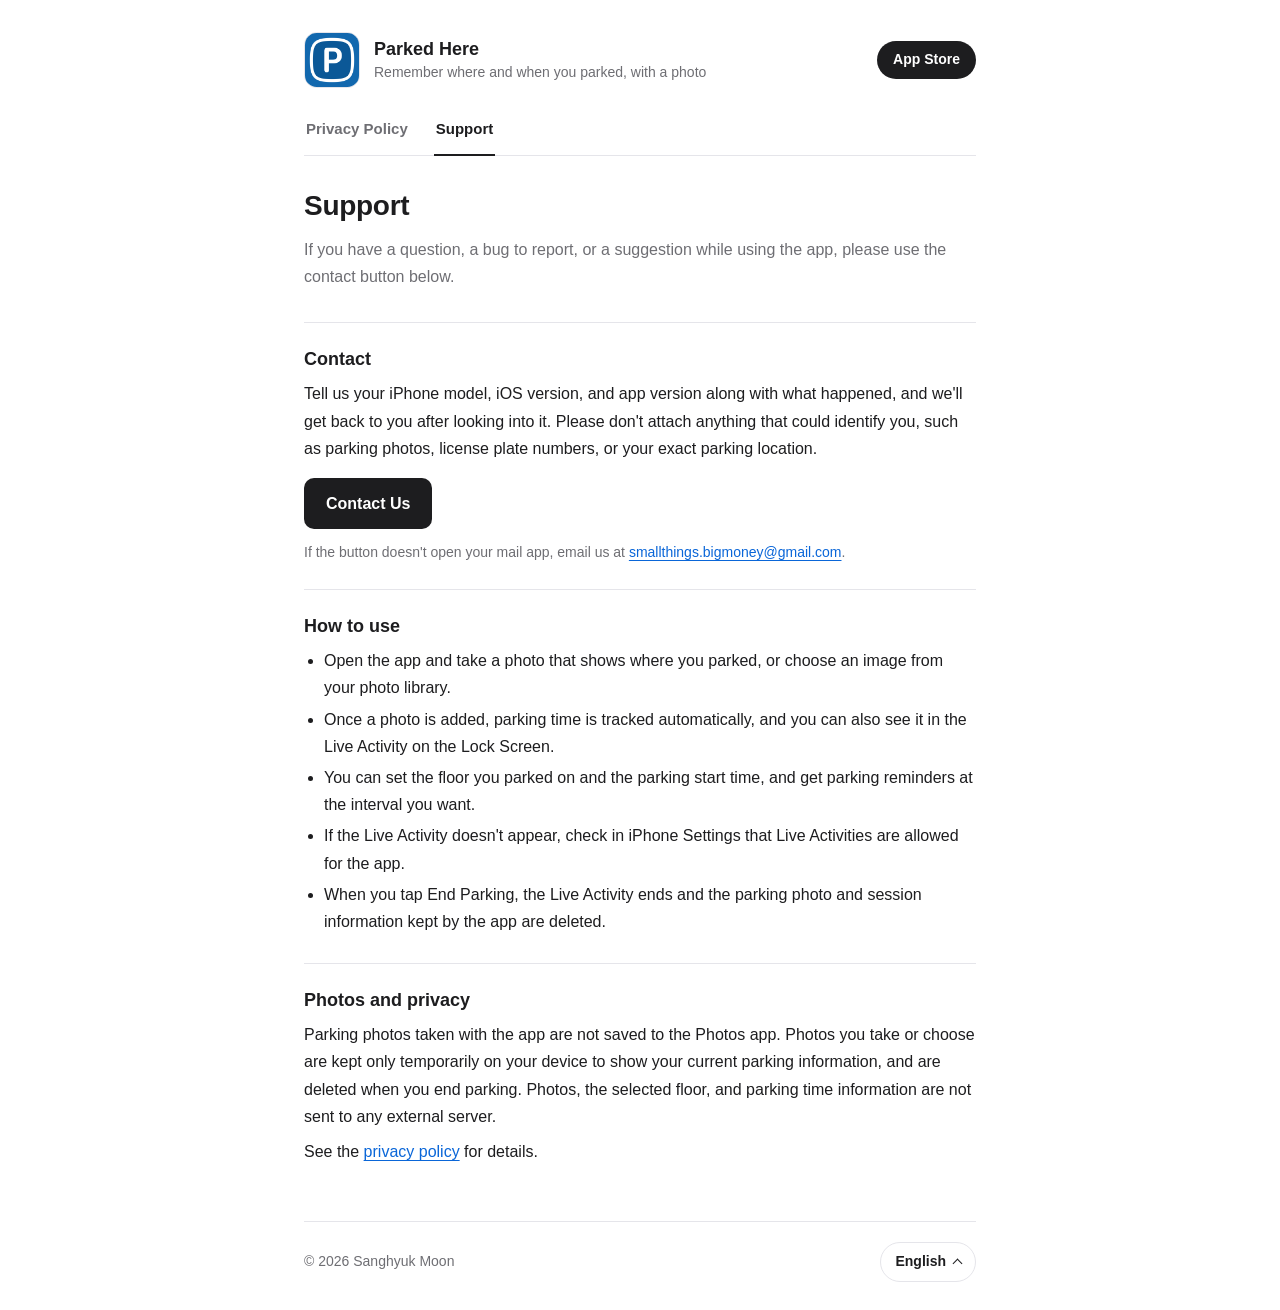
<file: parkinghere/support.html>
<!doctype html>
<html lang="ko">
<head>
  <meta charset="utf-8">
  <meta name="viewport" content="width=device-width, initial-scale=1">
  <title>주차 여기</title>
  <link rel="canonical" href="https://smallthingsbigmoney.github.io/parkedhere/support.html">
  <meta http-equiv="refresh" content="0; url=../parkedhere/support.html">
</head>
<body>
  <p><a href="../parkedhere/support.html">페이지가 이동했습니다. 여기를 눌러주세요.</a></p>
</body>
</html>
</file>
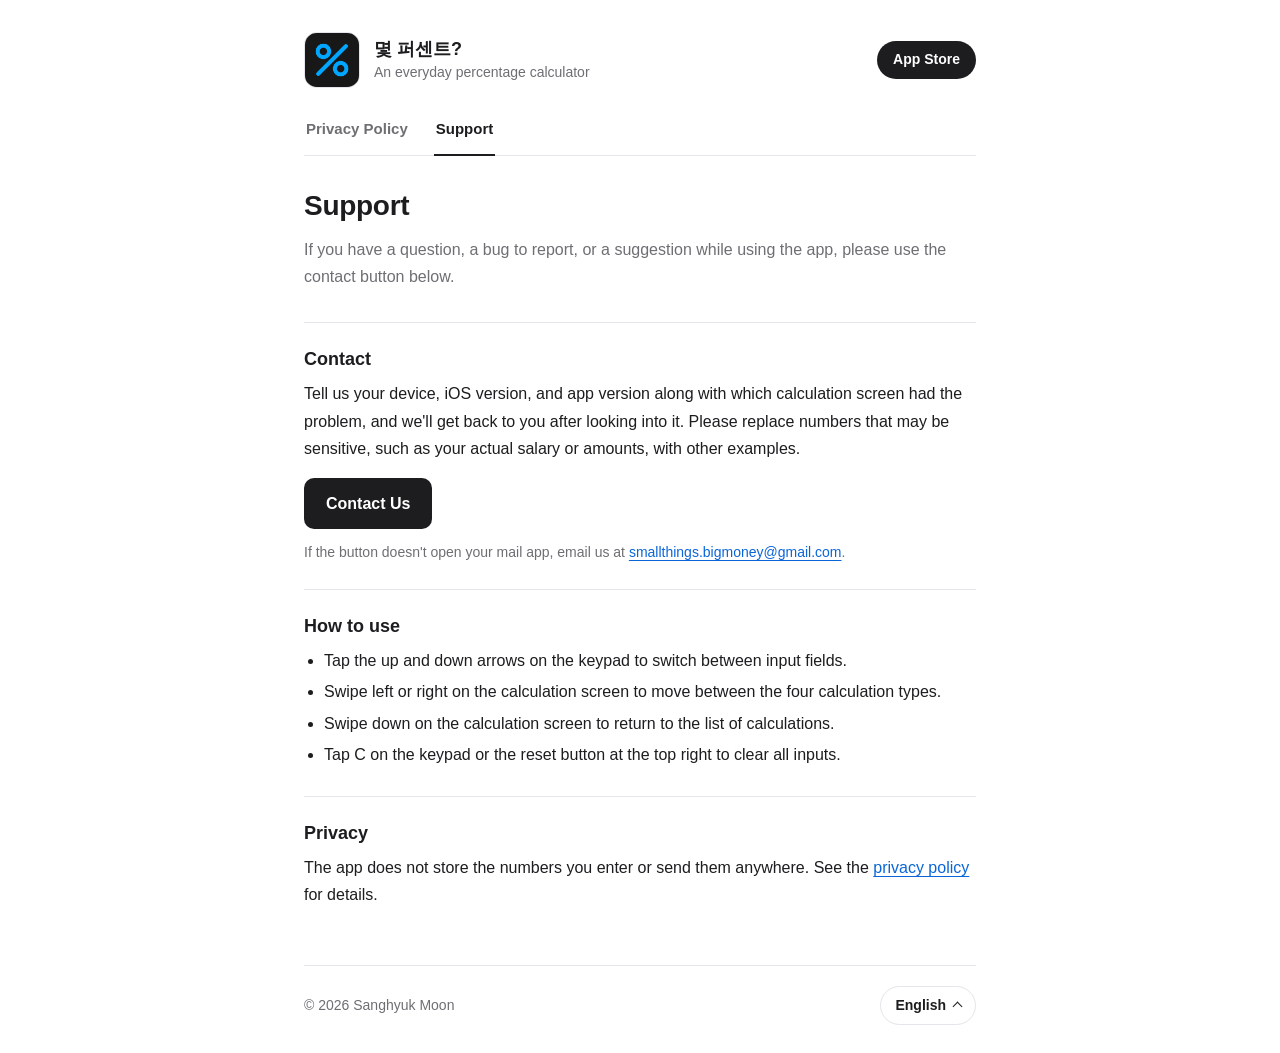
<file: percentcalculator/support.html>
<!doctype html>
<html lang="en">
<head>
  <meta charset="utf-8">
  <meta name="viewport" content="width=device-width, initial-scale=1">
  <meta name="description" content="몇 퍼센트? iOS app – Support">
  <title>몇 퍼센트? – Support</title>
  <link rel="icon" href="app-icon.png">
  <link rel="stylesheet" href="../assets/styles.css">
  <script src="../assets/lang.js"></script>
  <noscript><style>.l-en { display: block; }</style></noscript>
</head>
<body>
  <div class="page">
    <div class="l l-ko" lang="ko" data-title="몇 퍼센트? – 지원">
      <header class="app-header">
        <div class="brand">
          <img class="app-icon" src="app-icon.png" alt="몇 퍼센트? 앱 아이콘" width="56" height="56">
          <div class="brand-text">
            <p class="app-name" lang="ko">몇 퍼센트?</p>
            <p class="app-tag">생활 속 퍼센트 계산기</p>
          </div>
          <a class="store-link" href="https://apps.apple.com/app/id6790330670">App Store</a>
        </div>
        <nav class="tabs" aria-label="페이지 메뉴">
          <a href="index.html">개인정보 처리방침</a>
          <a href="support.html" aria-current="page">지원</a>
        </nav>
      </header>

      <main>
        <div class="intro">
          <h1>지원</h1>
          <p class="lead">앱 이용 중 궁금한 점, 오류 제보 또는 개선 제안이 있다면 아래 문의 버튼을 이용해 주세요.</p>
        </div>

        <section>
          <h2>문의하기</h2>
          <p>사용 중인 기기, iOS 버전, 앱 버전과 함께 어떤 계산 화면에서 문제가 발생했는지 남겨주시면 확인 후 답변하겠습니다. 실제 연봉이나 금액처럼 민감할 수 있는 숫자는 다른 예시로 바꾸어 작성해 주세요.</p>
          <a class="button" href="mailto:smallthings.bigmoney@gmail.com?subject=%5B%EB%AA%87%20%ED%8D%BC%EC%84%BC%ED%8A%B8%3F%5D%20%EB%AC%B8%EC%9D%98">문의 남기기</a>
          <p class="note">버튼이 열리지 않으면 <a href="mailto:smallthings.bigmoney@gmail.com">smallthings.bigmoney@gmail.com</a>로 메일을 보내주세요.</p>
        </section>
        <section>
          <h2>사용 안내</h2>
          <ul>
            <li>키패드의 위·아래 화살표를 누르면 입력 영역을 바꿀 수 있습니다.</li>
            <li>계산 화면을 좌우로 넘기면 네 가지 계산 방식 사이를 이동합니다.</li>
            <li>계산 화면을 아래로 내리면 계산 목록으로 돌아갑니다.</li>
            <li>키패드의 C 또는 오른쪽 위 초기화 버튼을 누르면 입력값이 모두 지워집니다.</li>
          </ul>
        </section>
        <section>
          <h2>개인정보</h2>
          <p>앱은 계산을 위해 입력한 숫자를 저장하거나 외부로 전송하지 않습니다. 자세한 내용은 <a href="index.html">개인정보 처리방침</a>에서 확인할 수 있습니다.</p>
        </section>
      </main>
    </div>
    <div class="l l-en" lang="en" data-title="몇 퍼센트? – Support">
      <header class="app-header">
        <div class="brand">
          <img class="app-icon" src="app-icon.png" alt="몇 퍼센트? app icon" width="56" height="56">
          <div class="brand-text">
            <p class="app-name" lang="ko">몇 퍼센트?</p>
            <p class="app-tag">An everyday percentage calculator</p>
          </div>
          <a class="store-link" href="https://apps.apple.com/app/id6790330670">App Store</a>
        </div>
        <nav class="tabs" aria-label="Page menu">
          <a href="index.html">Privacy Policy</a>
          <a href="support.html" aria-current="page">Support</a>
        </nav>
      </header>

      <main>
        <div class="intro">
          <h1>Support</h1>
          <p class="lead">If you have a question, a bug to report, or a suggestion while using the app, please use the contact button below.</p>
        </div>

        <section>
          <h2>Contact</h2>
          <p>Tell us your device, iOS version, and app version along with which calculation screen had the problem, and we'll get back to you after looking into it. Please replace numbers that may be sensitive, such as your actual salary or amounts, with other examples.</p>
          <a class="button" href="mailto:smallthings.bigmoney@gmail.com?subject=%5B%EB%AA%87%20%ED%8D%BC%EC%84%BC%ED%8A%B8%3F%5D%20Inquiry">Contact Us</a>
          <p class="note">If the button doesn't open your mail app, email us at <a href="mailto:smallthings.bigmoney@gmail.com">smallthings.bigmoney@gmail.com</a>.</p>
        </section>
        <section>
          <h2>How to use</h2>
          <ul>
            <li>Tap the up and down arrows on the keypad to switch between input fields.</li>
            <li>Swipe left or right on the calculation screen to move between the four calculation types.</li>
            <li>Swipe down on the calculation screen to return to the list of calculations.</li>
            <li>Tap C on the keypad or the reset button at the top right to clear all inputs.</li>
          </ul>
        </section>
        <section>
          <h2>Privacy</h2>
          <p>The app does not store the numbers you enter or send them anywhere. See the <a href="index.html">privacy policy</a> for details.</p>
        </section>
      </main>
    </div>
    <div class="l l-ja" lang="ja" data-title="몇 퍼센트? – サポート">
      <header class="app-header">
        <div class="brand">
          <img class="app-icon" src="app-icon.png" alt="몇 퍼센트? アプリアイコン" width="56" height="56">
          <div class="brand-text">
            <p class="app-name" lang="ko">몇 퍼센트?</p>
            <p class="app-tag">暮らしのパーセント計算機</p>
          </div>
          <a class="store-link" href="https://apps.apple.com/app/id6790330670">App Store</a>
        </div>
        <nav class="tabs" aria-label="ページメニュー">
          <a href="index.html">プライバシーポリシー</a>
          <a href="support.html" aria-current="page">サポート</a>
        </nav>
      </header>

      <main>
        <div class="intro">
          <h1>サポート</h1>
          <p class="lead">アプリのご利用中にご不明な点、不具合のご報告、改善のご提案がありましたら、下のお問い合わせボタンをご利用ください。</p>
        </div>

        <section>
          <h2>お問い合わせ</h2>
          <p>お使いのデバイス、iOSのバージョン、アプリのバージョンとあわせて、どの計算画面で問題が発生したかをお知らせいただければ、確認のうえ回答いたします。実際の年収や金額など、機密性の高い数値は別の例に置き換えてご記入ください。</p>
          <a class="button" href="mailto:smallthings.bigmoney@gmail.com?subject=%5B%EB%AA%87%20%ED%8D%BC%EC%84%BC%ED%8A%B8%3F%5D%20%E3%81%8A%E5%95%8F%E3%81%84%E5%90%88%E3%82%8F%E3%81%9B">問い合わせる</a>
          <p class="note">ボタンが開かない場合は、<a href="mailto:smallthings.bigmoney@gmail.com">smallthings.bigmoney@gmail.com</a> までメールをお送りください。</p>
        </section>
        <section>
          <h2>使い方</h2>
          <ul>
            <li>キーパッドの上下の矢印をタップすると、入力欄を切り替えられます。</li>
            <li>計算画面を左右にスワイプすると、4つの計算方法を切り替えられます。</li>
            <li>計算画面を下にスワイプすると、計算の一覧に戻ります。</li>
            <li>キーパッドのC、または右上のリセットボタンをタップすると、入力値がすべて消去されます。</li>
          </ul>
        </section>
        <section>
          <h2>個人情報</h2>
          <p>本アプリは、計算のために入力された数値を保存したり外部に送信したりしません。詳しくは<a href="index.html">プライバシーポリシー</a>をご覧ください。</p>
        </section>
      </main>
    </div>

    <footer class="site-footer">
      <p>© 2026 Sanghyuk Moon</p>
      <details class="lang-menu">
        <summary aria-label="Language"><span data-lang-label>Language</span></summary>
        <div class="menu">
          <button type="button" data-set-lang="en" lang="en">English</button>
          <button type="button" data-set-lang="ko" lang="ko">한국어</button>
          <button type="button" data-set-lang="ja" lang="ja">日本語</button>
          <hr>
          <a href="https://smallthingsbigmoney.github.io">Home</a>
        </div>
      </details>
    </footer>
  </div>
</body>
</html>
</file>
<file: assets/styles.css>
:root {
  color-scheme: light dark;
  --bg: #ffffff;
  --text: #1d1d1f;
  --muted: #6e6e73;
  --line: #e5e5ea;
  --soft: #f5f5f7;
  --accent: #0a66d8;
  --button-text: #ffffff;
}

@media (prefers-color-scheme: dark) {
  :root {
    --bg: #111113;
    --text: #f5f5f7;
    --muted: #a1a1a6;
    --line: #2c2c2e;
    --soft: #1c1c1e;
    --accent: #5aa9ff;
    --button-text: #0b0b0c;
  }
}

* { box-sizing: border-box; }

html { -webkit-text-size-adjust: 100%; }

body {
  margin: 0;
  background: var(--bg);
  color: var(--text);
  font-family: -apple-system, BlinkMacSystemFont, "Apple SD Gothic Neo", "Hiragino Sans", "PingFang SC", "Noto Sans KR", "Malgun Gothic", "Yu Gothic", "Microsoft YaHei", sans-serif;
  font-size: 16px;
  line-height: 1.7;
  word-break: keep-all;
  overflow-wrap: anywhere;
}

a { color: var(--accent); text-underline-offset: 3px; }

.page {
  max-width: 720px;
  min-height: 100vh;
  margin: 0 auto;
  padding: 12px 24px 0;
  display: flex;
  flex-direction: column;
}

/* 언어별 블록: lang.js가 html[data-lang]을 정하면 해당 언어만 보인다 */
.l { display: none; flex: 1; }
html[data-lang="ko"] .l-ko,
html[data-lang="en"] .l-en,
html[data-lang="ja"] .l-ja { display: block; }
.l-en, .l-ja { word-break: normal; }

/* 앱 헤더 + 탭 */
.app-header {
  position: sticky;
  top: 0;
  z-index: 5;
  padding-top: 20px;
  background: var(--bg);
}

.brand { display: flex; align-items: center; gap: 14px; }
.brand-text { flex: 1; min-width: 0; }

.store-link {
  flex: none;
  padding: 7px 16px;
  border-radius: 999px;
  background: var(--text);
  color: var(--bg);
  font-size: 14px;
  font-weight: 600;
  text-decoration: none;
  white-space: nowrap;
}

.store-link:hover { opacity: 0.85; }

.app-icon {
  border-radius: 22.5%;
  border: 1px solid var(--line);
  background: var(--soft);
  display: block;
}

.app-name { margin: 0; font-size: 18px; font-weight: 700; line-height: 1.3; }
.app-tag { margin: 2px 0 0; font-size: 14px; color: var(--muted); line-height: 1.4; }

.tabs {
  display: flex;
  gap: 24px;
  margin-top: 16px;
  border-bottom: 1px solid var(--line);
}

.tabs a {
  padding: 12px 2px;
  margin-bottom: -1px;
  border-bottom: 2px solid transparent;
  color: var(--muted);
  font-size: 15px;
  font-weight: 600;
  text-decoration: none;
}

.tabs a:hover { color: var(--text); }
.tabs a[aria-current="page"] { color: var(--text); border-bottom-color: var(--text); }

/* 본문 */
.intro { padding: 32px 0 8px; }

h1 { margin: 0; font-size: 28px; line-height: 1.3; letter-spacing: -0.01em; }
.lead { margin: 12px 0 0; color: var(--muted); }
.meta { margin: 12px 0 0; font-size: 14px; color: var(--muted); }

section { padding: 24px 0; border-top: 1px solid var(--line); }
.intro + section { margin-top: 24px; }

h2 { margin: 0 0 8px; font-size: 18px; line-height: 1.4; }
h3 { margin: 16px 0 4px; font-size: 16px; }
p { margin: 0 0 8px; }
section > :last-child { margin-bottom: 0; }

ul { margin: 8px 0; padding-left: 20px; }
li { margin: 4px 0; }

.note { font-size: 14px; color: var(--muted); }

.notice {
  margin: 12px 0 0;
  padding: 12px 16px;
  background: var(--soft);
  border-radius: 10px;
  font-size: 15px;
}

.details {
  display: grid;
  grid-template-columns: minmax(96px, max-content) 1fr;
  gap: 8px 20px;
  margin: 12px 0;
}

.details dt { font-weight: 600; }
.details dd { margin: 0; color: var(--muted); }

.button {
  display: inline-block;
  margin: 8px 0 12px;
  padding: 12px 22px;
  border-radius: 10px;
  background: var(--text);
  color: var(--bg);
  font-weight: 600;
  text-decoration: none;
}

.button:hover { opacity: 0.85; }

.faq details { border-bottom: 1px solid var(--line); }
.faq details:last-child { border-bottom: 0; }
.faq summary { padding: 12px 0; font-weight: 600; cursor: pointer; }
.faq details p { margin: 0 0 14px; color: var(--muted); }

/* 푸터 */
.site-footer {
  display: flex;
  align-items: center;
  justify-content: space-between;
  gap: 12px;
  margin-top: 32px;
  padding: 20px 0 28px;
  border-top: 1px solid var(--line);
  font-size: 14px;
  color: var(--muted);
}

.site-footer p { margin: 0; }
.site-footer a { color: var(--muted); }

/* 언어 선택 메뉴 */
.lang-menu { position: relative; }

.lang-menu summary {
  display: flex;
  align-items: center;
  gap: 8px;
  padding: 7px 14px;
  border: 1px solid var(--line);
  border-radius: 999px;
  color: var(--text);
  font-weight: 600;
  white-space: nowrap;
  cursor: pointer;
  list-style: none;
  user-select: none;
}

.lang-menu summary::-webkit-details-marker { display: none; }

.lang-menu summary::after {
  content: "";
  width: 6px;
  height: 6px;
  margin-top: 3px;
  border-left: 1.5px solid currentColor;
  border-top: 1.5px solid currentColor;
  transform: rotate(45deg);
}

.lang-menu[open] summary::after { margin-top: -3px; transform: rotate(225deg); }
.lang-menu summary:hover, .lang-menu[open] summary { background: var(--soft); }

.lang-menu .menu {
  position: absolute;
  right: 0;
  bottom: calc(100% + 8px);
  min-width: 168px;
  padding: 6px;
  background: var(--bg);
  border: 1px solid var(--line);
  border-radius: 12px;
  box-shadow: 0 8px 24px rgba(0, 0, 0, 0.14);
  z-index: 10;
}

.lang-menu .menu button,
.lang-menu .menu a {
  display: block;
  width: 100%;
  padding: 9px 12px;
  border: 0;
  border-radius: 8px;
  background: none;
  color: var(--text);
  font: inherit;
  text-align: left;
  text-decoration: none;
  cursor: pointer;
}

.lang-menu .menu button:hover,
.lang-menu .menu a:hover { background: var(--soft); }

.lang-menu .menu button[aria-current="true"] { font-weight: 700; }
.lang-menu .menu button[aria-current="true"]::after { content: "✓"; float: right; color: var(--muted); }

.lang-menu .menu hr { margin: 6px 0; border: 0; border-top: 1px solid var(--line); }

/* 첫 화면 */
.page-home { max-width: 880px; }
.page-home .intro { padding-top: 40px; }

.app-grid {
  list-style: none;
  margin: 32px 0 0;
  padding: 0;
  display: grid;
  grid-template-columns: repeat(4, 1fr);
  gap: 16px;
}

.app-card {
  margin: 0;
  padding: 24px 12px 16px;
  border: 1px solid var(--line);
  border-radius: 16px;
  text-align: center;
  display: flex;
  flex-direction: column;
}

.app-main {
  flex: 1;
  display: flex;
  flex-direction: column;
  align-items: center;
  color: var(--text);
  text-decoration: none;
}

.app-main .app-icon { margin-bottom: 14px; }
.app-main .app-name { font-size: 17px; font-weight: 700; }
.app-main .app-tag { margin-top: 4px; }
.app-main:hover .app-name { text-decoration: underline; text-underline-offset: 3px; }

.app-links {
  display: flex;
  flex-wrap: wrap;
  justify-content: center;
  margin: 12px 0 0;
  padding-top: 12px;
  border-top: 1px solid var(--line);
  font-size: 13px;
  line-height: 1.5;
}

.app-links a { padding: 2px 0; color: var(--muted); text-decoration: none; }
.app-links a:hover { color: var(--text); text-decoration: underline; }
.app-links a + a::before { content: "|"; margin: 0 8px; color: var(--line); display: inline-block; }

@media (max-width: 760px) {
  .app-grid { grid-template-columns: repeat(2, 1fr); }
}

@media (max-width: 520px) {
  .page { padding: 4px 16px 0; }
  .app-header { padding-top: 12px; }
  .app-header .app-icon { width: 44px; height: 44px; }
  .brand { gap: 12px; }
  .tabs { margin-top: 10px; }
  .tabs a { padding: 10px 2px; }
  h1 { font-size: 24px; }
  .tabs { gap: 0; }
  .tabs a { flex: 1; text-align: center; }
  .details { grid-template-columns: 1fr; gap: 2px; }
  .details dd { margin-bottom: 10px; }
  .button { display: block; text-align: center; }
  .app-grid { gap: 12px; }
  .app-card { padding: 20px 8px 12px; }
  .app-links { font-size: 12px; }
  .app-links a + a::before { margin: 0 6px; }
}
</file>
